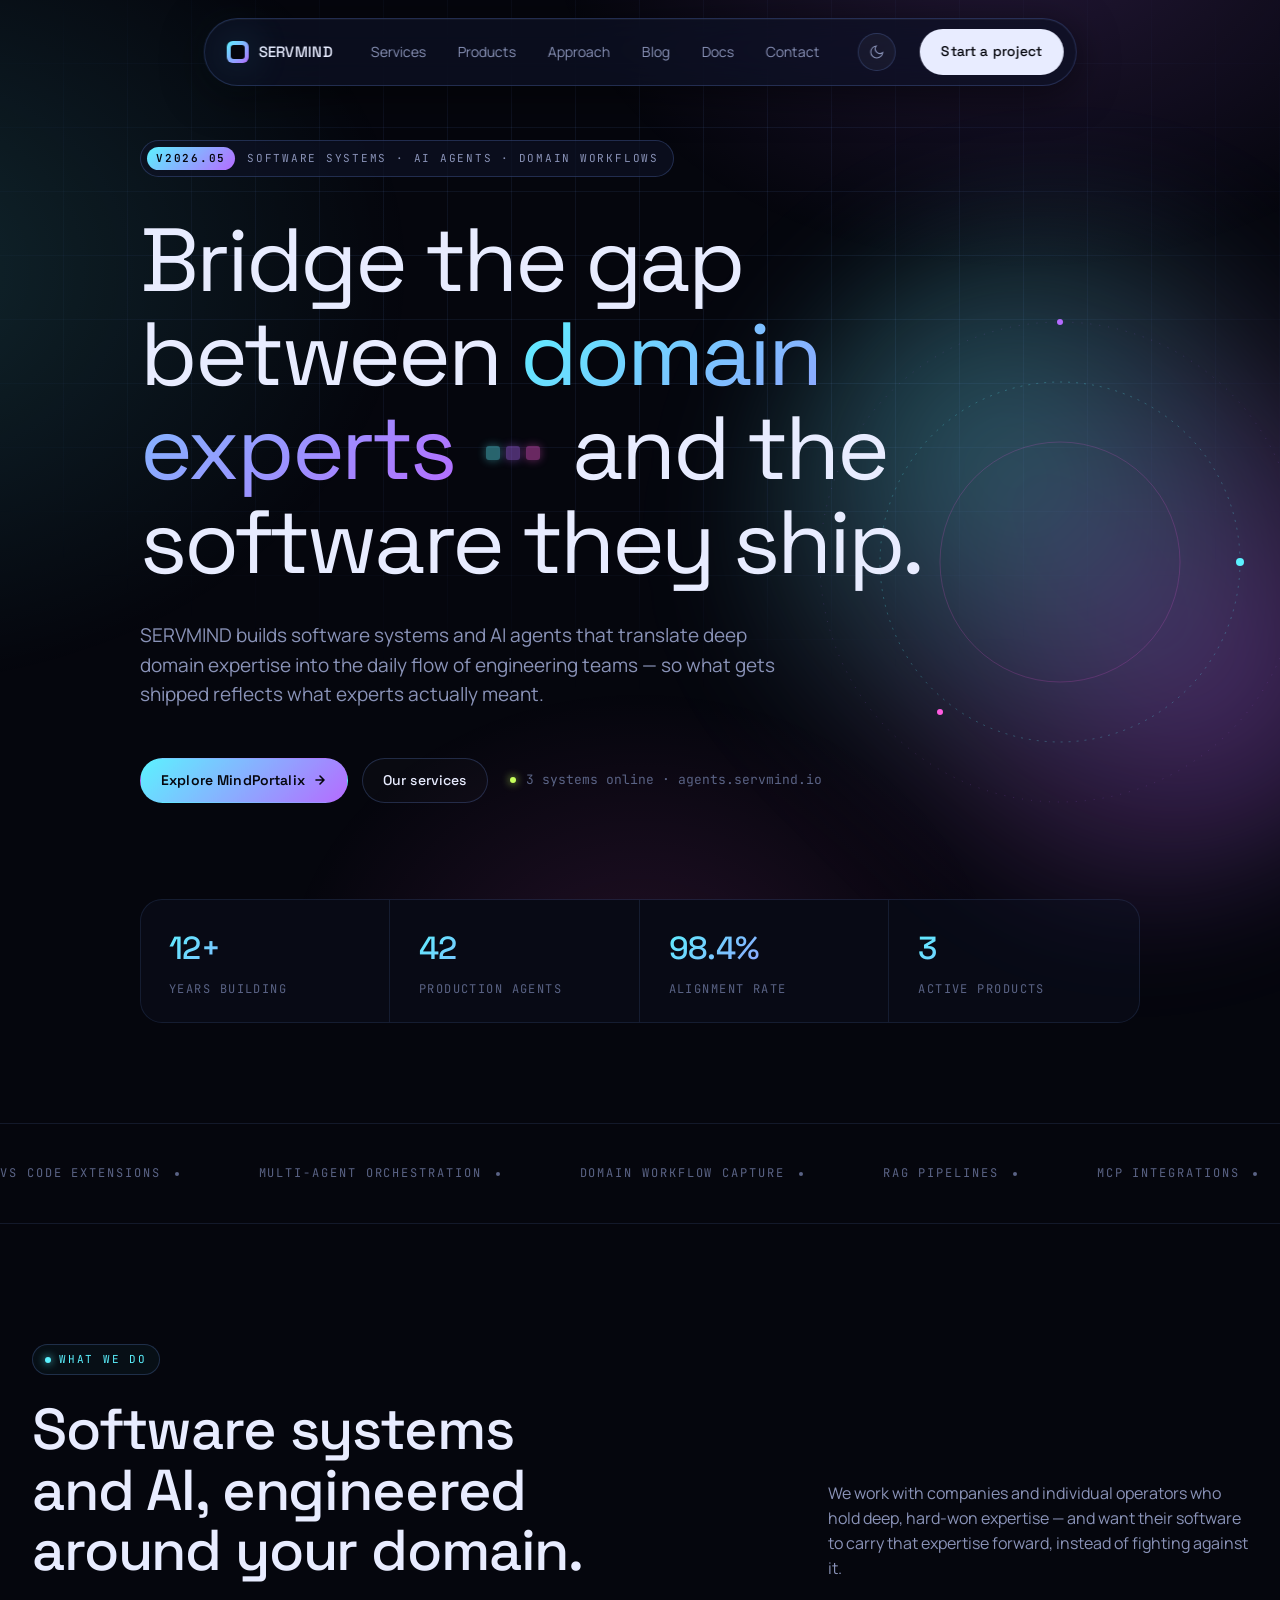
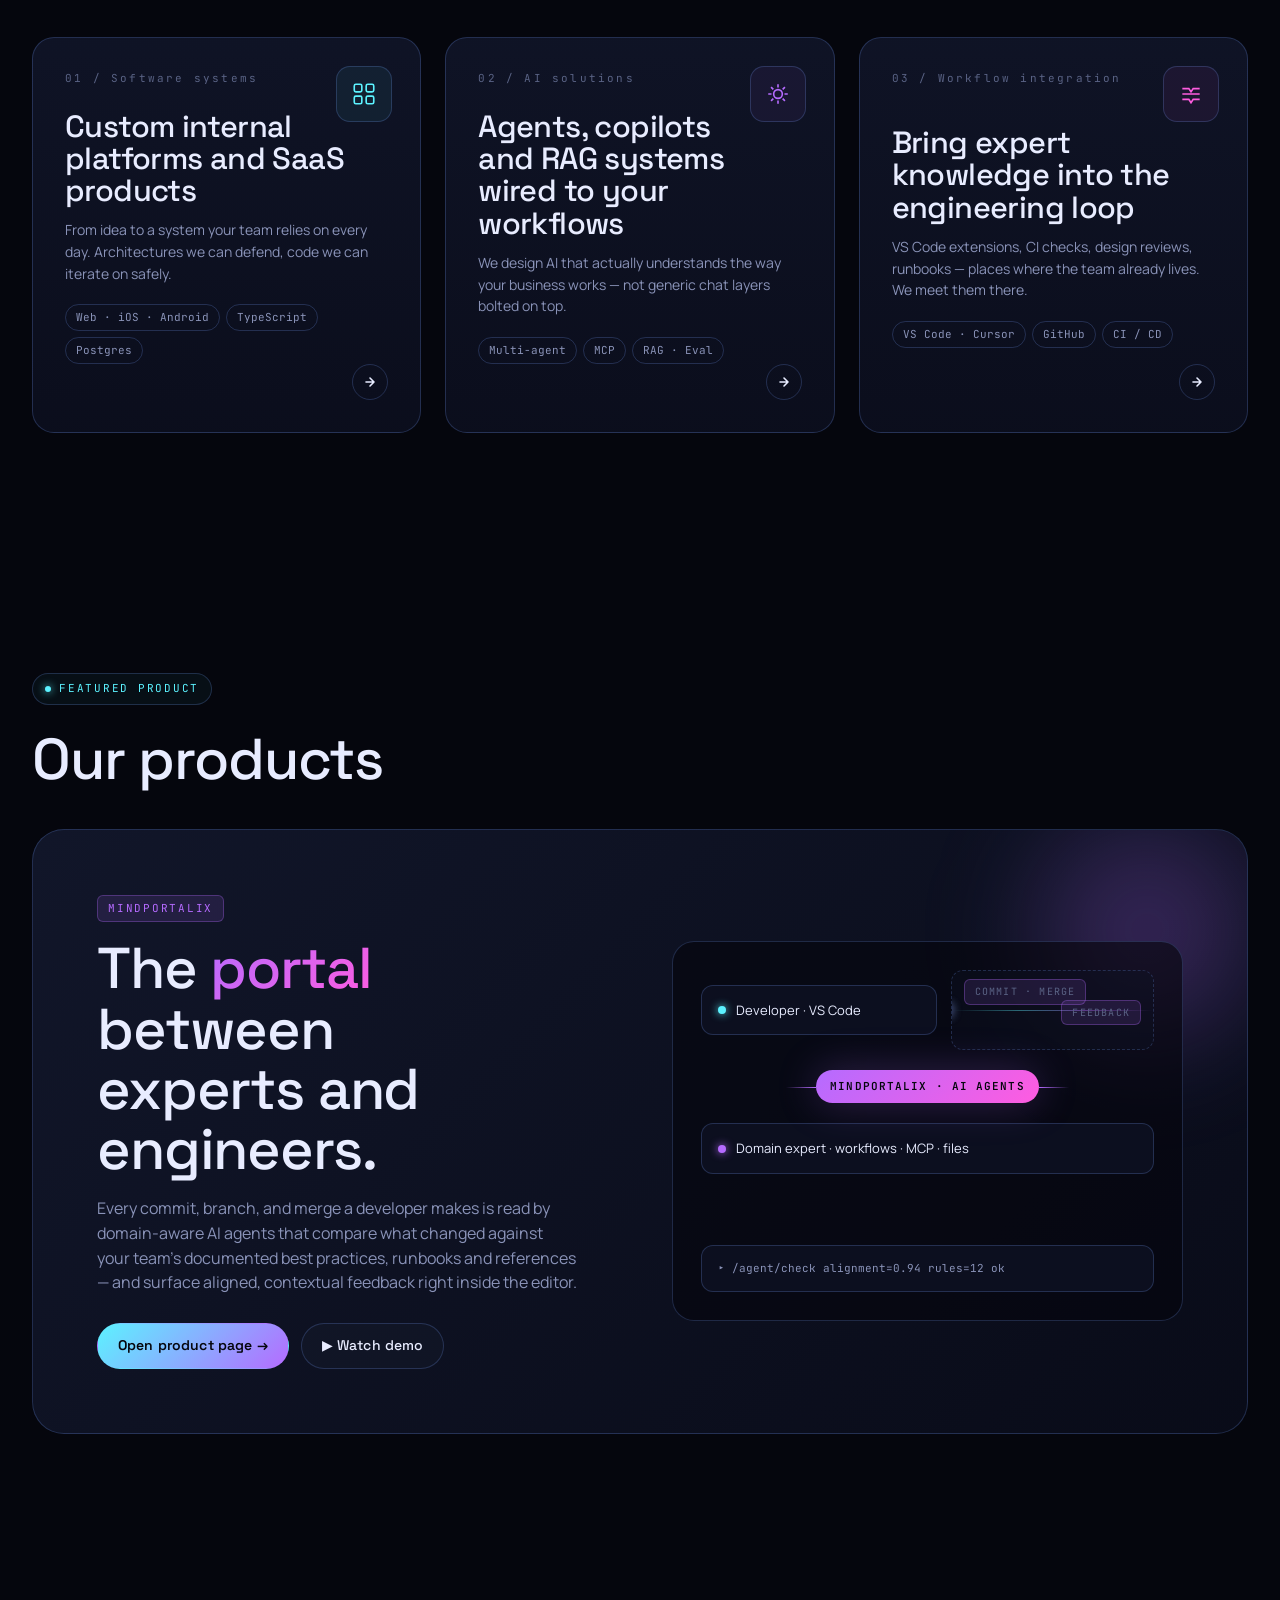
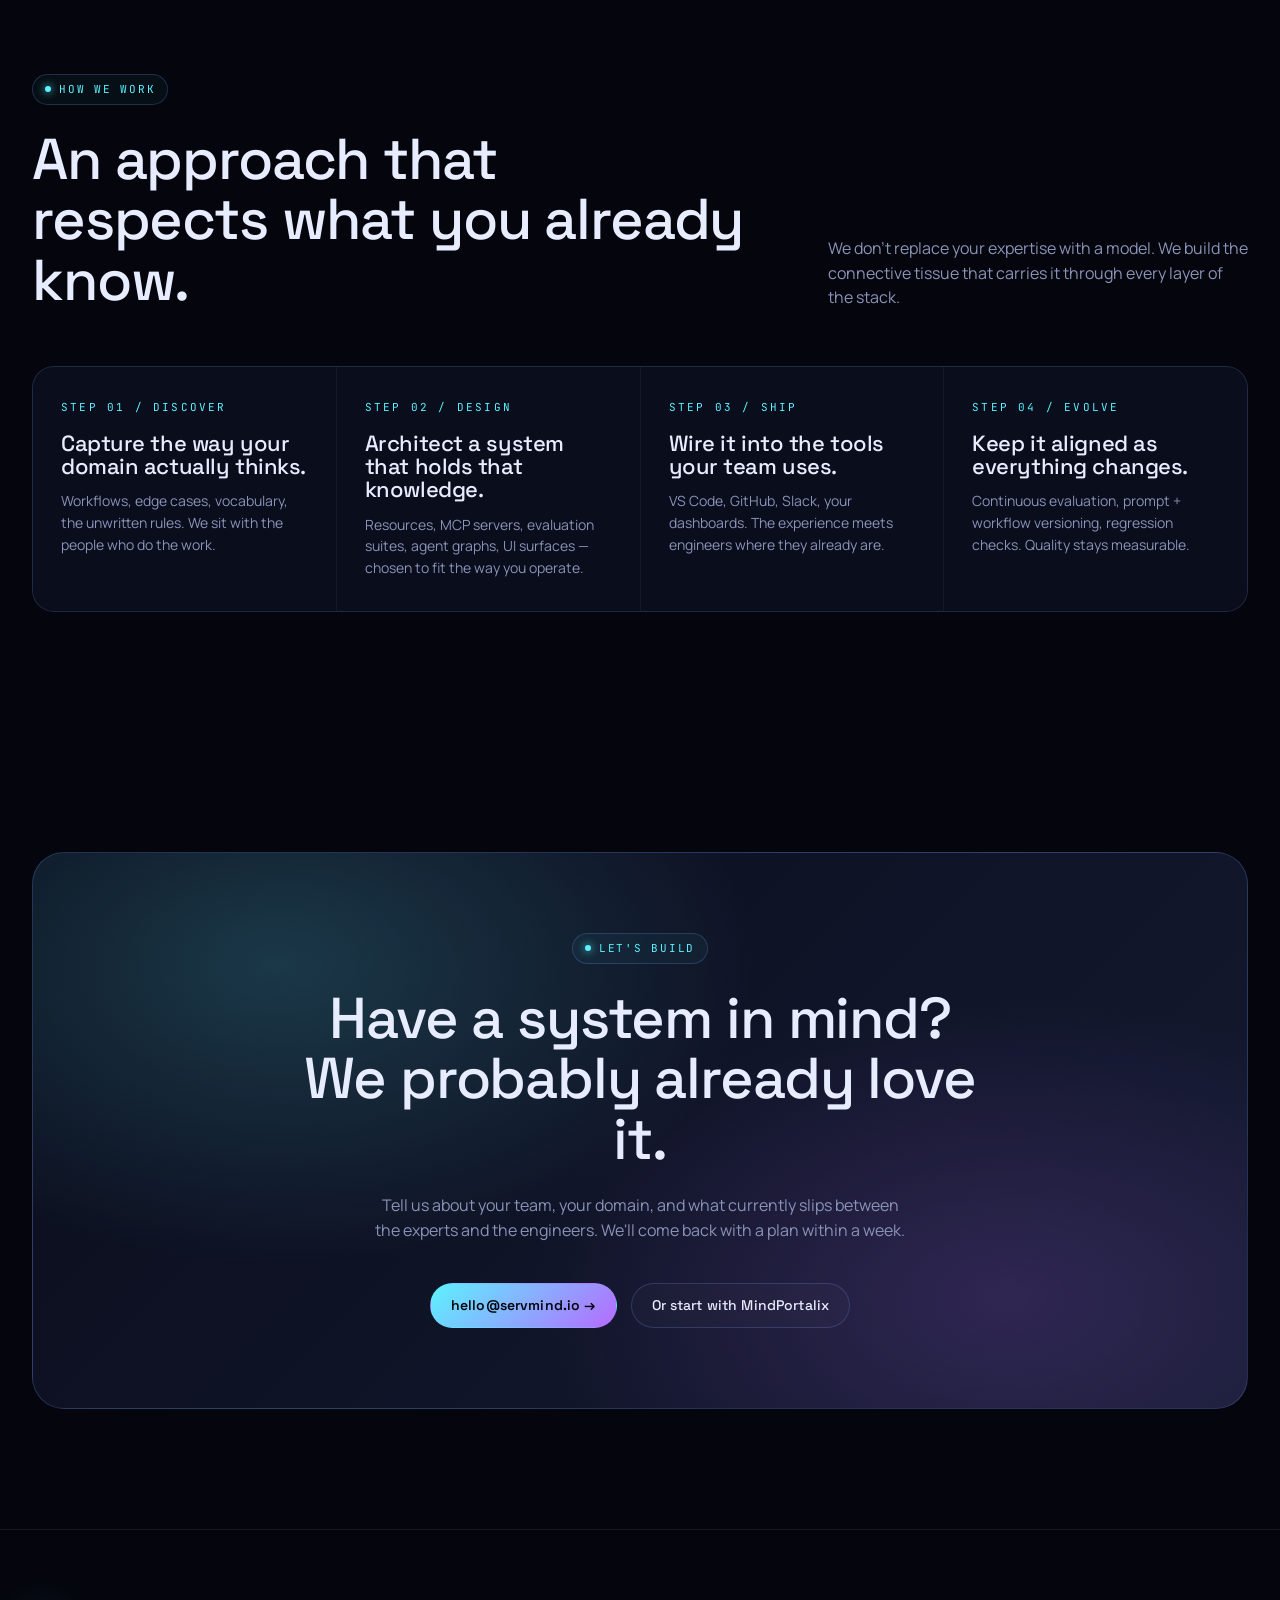
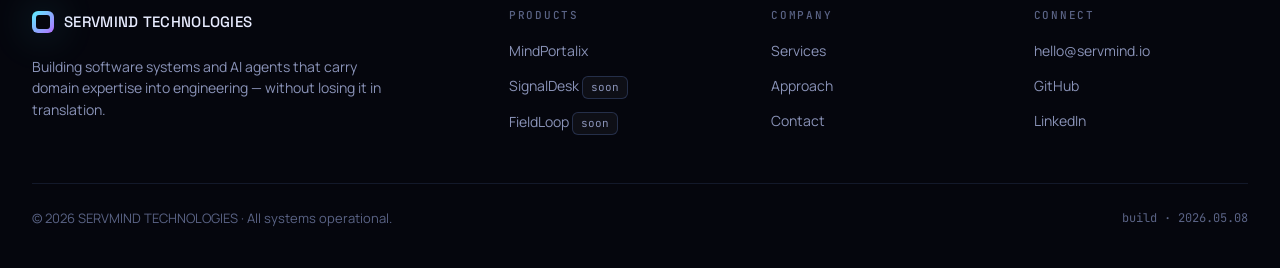
<file: index.html>
<!DOCTYPE html>
<html lang="en">
<head>
<meta charset="UTF-8">
<meta name="viewport" content="width=device-width, initial-scale=1.0">
<title>SERVMIND Technologies — Software Systems & AI Solutions</title>
<link rel="preconnect" href="https://fonts.googleapis.com">
<link rel="preconnect" href="https://fonts.gstatic.com" crossorigin>
<link href="https://fonts.googleapis.com/css2?family=Space+Grotesk:wght@400;500;600&family=Manrope:wght@300;400;500;600&family=JetBrains+Mono:wght@400;500&display=swap" rel="stylesheet">
<link rel="stylesheet" href="styles.css">
<style>
  
/* ===== Home page specific ===== */
.hero {
  min-height: 100vh;
  padding: 140px 0 100px;
  display: flex;
  flex-direction: column;
  justify-content: center;
  position: relative;
}

.hero-orb {
  position: absolute;
  top: 50%;
  right: -180px;
  transform: translateY(-50%);
  width: 720px;
  height: 720px;
  border-radius: 50%;
  background:
    radial-gradient(circle at 35% 35%, rgba(92,242,255,0.6), transparent 50%),
    radial-gradient(circle at 65% 65%, rgba(181,107,255,0.6), transparent 50%),
    radial-gradient(circle at 50% 50%, rgba(255,92,224,0.3), transparent 70%);
  filter: blur(60px);
  opacity: 0.55;
  pointer-events: none;
  animation: drift 18s ease-in-out infinite;
}
@keyframes drift {
  0%, 100% { transform: translateY(-50%) translateX(0) scale(1); }
  50% { transform: translateY(-48%) translateX(-30px) scale(1.05); }
}

.hero-orb-ring {
  position: absolute;
  top: 50%;
  right: -50px;
  transform: translateY(-50%);
  width: 540px;
  height: 540px;
  pointer-events: none;
}
.hero-orb-ring svg { width: 100%; height: 100%; animation: spin 60s linear infinite; }
@keyframes spin { to { transform: rotate(360deg); } }

.hero-eyebrow {
  display: inline-flex;
  align-items: center;
  gap: 12px;
  padding: 6px 14px 6px 6px;
  background: rgba(14, 18, 36, 0.7);
  border: 1px solid var(--line-2);
  border-radius: 999px;
  font-family: 'JetBrains Mono', monospace;
  font-size: 11px;
  letter-spacing: 0.16em;
  text-transform: uppercase;
  color: var(--fg-dim);
  margin-bottom: 36px;
}
.hero-eyebrow .badge {
  display: inline-flex;
  align-items: center;
  padding: 3px 9px;
  border-radius: 999px;
  background: var(--grad-1);
  color: #05060d;
  font-weight: 600;
}

.hero h1 { max-width: 1000px; }
.hero h1 .grad {
  background: var(--grad-1);
  -webkit-background-clip: text;
  background-clip: text;
  color: transparent;
}
.hero h1 .glyph-cluster {
  display: inline-flex;
  gap: 6px;
  vertical-align: middle;
  margin: 0 12px;
  transform: translateY(-4px);
}
.hero h1 .glyph-cluster span {
  width: 14px; height: 14px;
  border-radius: 3px;
  background: var(--cyan);
  box-shadow: 0 0 10px var(--cyan);
  opacity: 0.4;
  animation: blink 1.4s ease-in-out infinite;
}
.hero h1 .glyph-cluster span:nth-child(2) { animation-delay: 0.2s; background: var(--violet); box-shadow: 0 0 10px var(--violet); }
.hero h1 .glyph-cluster span:nth-child(3) { animation-delay: 0.4s; background: var(--magenta); box-shadow: 0 0 10px var(--magenta); }
@keyframes blink { 0%,100% { opacity: 0.3 } 50% { opacity: 1 } }

.hero-sub {
  margin-top: 32px;
  font-size: 19px;
  line-height: 1.55;
  color: var(--fg-dim);
  max-width: 640px;
}

.hero-cta {
  margin-top: 48px;
  display: flex;
  gap: 14px;
  align-items: center;
  flex-wrap: wrap;
}
.hero-cta .signal {
  display: flex;
  align-items: center;
  gap: 10px;
  margin-left: 8px;
  color: var(--fg-mute);
  font-size: 13px;
  font-family: 'JetBrains Mono', monospace;
}
.hero-cta .signal .dot { width: 6px; height: 6px; border-radius: 50%; background: var(--lime); box-shadow: 0 0 8px var(--lime); animation: pulse 2s infinite; }

.hero-stats {
  display: grid;
  grid-template-columns: repeat(4, 1fr);
  gap: 1px;
  margin-top: 96px;
  background: var(--line);
  border: 1px solid var(--line);
  border-radius: var(--r-lg);
  overflow: hidden;
  background: rgba(14, 18, 36, 0.4);
}
.hero-stat {
  padding: 24px 28px;
  border-right: 1px solid var(--line);
}
.hero-stat:last-child { border-right: none; }
.hero-stat .v {
  font-family: 'Space Grotesk', sans-serif;
  font-size: 32px;
  font-weight: 500;
  letter-spacing: -0.02em;
  background: var(--grad-1);
  -webkit-background-clip: text;
  background-clip: text;
  color: transparent;
}
.hero-stat .l { font-size: 12px; color: var(--fg-mute); margin-top: 6px; font-family: 'JetBrains Mono', monospace; text-transform: uppercase; letter-spacing: 0.12em; }

/* ===== Marquee ===== */
.marquee {
  padding: 40px 0;
  border-top: 1px solid var(--line);
  border-bottom: 1px solid var(--line);
  overflow: hidden;
  position: relative;
  z-index: 1;
}
.marquee-track {
  display: flex;
  gap: 80px;
  width: max-content;
  animation: scroll 40s linear infinite;
  align-items: center;
}
@keyframes scroll { to { transform: translateX(-50%); } }
.marquee-item {
  display: flex;
  align-items: center;
  gap: 14px;
  font-family: 'JetBrains Mono', monospace;
  font-size: 12px;
  color: var(--fg-mute);
  text-transform: uppercase;
  letter-spacing: 0.16em;
  white-space: nowrap;
}
.marquee-item::after {
  content: "";
  width: 4px; height: 4px;
  border-radius: 50%;
  background: var(--fg-mute);
}

/* ===== Services ===== */
.services-head {
  display: flex;
  justify-content: space-between;
  align-items: end;
  gap: 40px;
  margin-bottom: 56px;
}
.services-head p { color: var(--fg-dim); max-width: 420px; }

.services-grid {
  display: grid;
  grid-template-columns: repeat(3, 1fr);
  gap: 24px;
}

.service {
  position: relative;
  padding: 32px;
  background: linear-gradient(180deg, rgba(20,26,49,0.7) 0%, rgba(14,18,36,0.7) 100%);
  border: 1px solid var(--line-2);
  border-radius: var(--r-lg);
  overflow: hidden;
  cursor: pointer;
  transition: all 0.3s cubic-bezier(0.2, 0.8, 0.2, 1);
  min-height: 360px;
  display: flex;
  flex-direction: column;
  justify-content: space-between;
}
.service:hover {
  transform: translateY(-4px);
  border-color: var(--cyan);
  box-shadow: var(--shadow-cyan);
}
.service .num {
  font-family: 'JetBrains Mono', monospace;
  font-size: 11px;
  color: var(--fg-mute);
  letter-spacing: 0.2em;
}
.service h3 { margin-top: 24px; max-width: 280px; }
.service p { color: var(--fg-dim); font-size: 14px; margin-top: 12px; }
.service .icon {
  position: absolute;
  top: 28px;
  right: 28px;
  width: 56px;
  height: 56px;
  border-radius: 14px;
  background: rgba(92,242,255,0.06);
  border: 1px solid var(--line-2);
  display: grid;
  place-items: center;
  transition: all 0.3s;
}
.service:hover .icon { background: rgba(92,242,255,0.12); border-color: var(--cyan); }
.service .icon svg { width: 26px; height: 26px; stroke: var(--cyan); fill: none; stroke-width: 1.5; }
.service.violet .icon svg { stroke: var(--violet); }
.service.violet:hover { border-color: var(--violet); box-shadow: var(--shadow-violet); }
.service.violet .icon { background: rgba(181,107,255,0.06); }
.service.violet:hover .icon { background: rgba(181,107,255,0.12); border-color: var(--violet); }
.service.magenta .icon svg { stroke: var(--magenta); }
.service.magenta:hover { border-color: var(--magenta); box-shadow: 0 0 40px rgba(255,92,224,0.25); }
.service.magenta .icon { background: rgba(255,92,224,0.06); }
.service.magenta:hover .icon { background: rgba(255,92,224,0.12); border-color: var(--magenta); }

.service .tags { display: flex; gap: 6px; flex-wrap: wrap; margin-top: 20px; }
.service .tags span {
  padding: 4px 10px;
  font-size: 11px;
  font-family: 'JetBrains Mono', monospace;
  color: var(--fg-dim);
  border: 1px solid var(--line-2);
  border-radius: 999px;
}

.service .arrow {
  align-self: flex-end;
  width: 36px;
  height: 36px;
  border-radius: 50%;
  border: 1px solid var(--line-2);
  display: grid;
  place-items: center;
  transition: all 0.3s;
}
.service:hover .arrow { background: var(--fg); color: var(--bg); transform: rotate(-45deg); }

/* ===== Featured product (MindPortalix) ===== */
.feature-product {
  display: grid;
  grid-template-columns: 1fr 1fr;
  gap: 64px;
  align-items: center;
  padding: 64px;
  background: linear-gradient(135deg, rgba(20,26,49,0.8), rgba(10,13,28,0.8));
  border: 1px solid var(--line-2);
  border-radius: var(--r-xl);
  position: relative;
  overflow: hidden;
}
.feature-product::before {
  content: "";
  position: absolute;
  top: -100px; right: -100px;
  width: 400px; height: 400px;
  background: radial-gradient(circle, rgba(181,107,255,0.3), transparent 60%);
  filter: blur(40px);
  pointer-events: none;
}
.feature-product .label {
  display: inline-block;
  padding: 4px 10px;
  background: rgba(181,107,255,0.12);
  border: 1px solid rgba(181,107,255,0.3);
  border-radius: 6px;
  color: var(--violet);
  font-family: 'JetBrains Mono', monospace;
  font-size: 11px;
  letter-spacing: 0.16em;
  text-transform: uppercase;
  margin-bottom: 16px;
}
.feature-product h2 { margin-bottom: 16px; }
.feature-product h2 .grad { background: var(--grad-2); -webkit-background-clip: text; background-clip: text; color: transparent; }
.feature-product p { color: var(--fg-dim); margin-bottom: 28px; max-width: 480px; }

.feature-product-vis {
  position: relative;
  height: 380px;
  background: rgba(5, 6, 13, 0.6);
  border: 1px solid var(--line-2);
  border-radius: var(--r-lg);
  overflow: hidden;
}

/* The animated "bridge" diagram */
.bridge {
  position: absolute;
  inset: 0;
  padding: 28px;
  display: flex;
  flex-direction: column;
  gap: 20px;
}
.bridge-row {
  display: flex;
  align-items: center;
  gap: 14px;
}
.bridge-node {
  flex: 1;
  padding: 14px 16px;
  border: 1px solid var(--line-2);
  border-radius: 12px;
  background: rgba(14,18,36,0.8);
  display: flex;
  align-items: center;
  gap: 10px;
  font-size: 13px;
}
.bridge-node .nd {
  width: 8px; height: 8px; border-radius: 50%;
  background: var(--cyan); box-shadow: 0 0 8px var(--cyan);
}
.bridge-node.violet .nd { background: var(--violet); box-shadow: 0 0 8px var(--violet); }
.bridge-node.dim { color: var(--fg-dim); font-family: 'JetBrains Mono', monospace; font-size: 11px; }

.bridge-mid {
  flex: 0 0 auto;
  padding: 8px 14px;
  border-radius: 999px;
  background: var(--grad-2);
  color: #05060d;
  font-family: 'JetBrains Mono', monospace;
  font-size: 11px;
  font-weight: 600;
  letter-spacing: 0.1em;
  text-transform: uppercase;
  white-space: nowrap;
  box-shadow: var(--shadow-violet);
  position: relative;
}
.bridge-mid::before, .bridge-mid::after {
  content: "";
  position: absolute;
  top: 50%;
  width: 30px;
  height: 1px;
  background: linear-gradient(90deg, transparent, var(--violet));
}
.bridge-mid::before { right: 100%; }
.bridge-mid::after { left: 100%; background: linear-gradient(90deg, var(--violet), transparent); }

.bridge-flow {
  flex: 1;
  position: relative;
  height: 80px;
  border: 1px dashed var(--line-2);
  border-radius: 12px;
  background: rgba(14,18,36,0.4);
  overflow: hidden;
}
.bridge-flow .pulse {
  position: absolute;
  top: 50%; left: -10px;
  transform: translateY(-50%);
  width: 8px; height: 8px;
  border-radius: 50%;
  background: var(--cyan);
  box-shadow: 0 0 12px var(--cyan);
  animation: travel 2.5s linear infinite;
}
.bridge-flow .pulse.v { background: var(--violet); box-shadow: 0 0 12px var(--violet); animation-delay: 1.25s; }
@keyframes travel { 0% { left: -10px; opacity: 0; } 10% { opacity: 1; } 90% { opacity: 1; } 100% { left: calc(100% + 10px); opacity: 0; } }

.bridge-flow .axis {
  position: absolute;
  top: 50%; left: 0; right: 0;
  height: 1px;
  background: linear-gradient(90deg, transparent, var(--cyan), var(--violet), transparent);
  opacity: 0.4;
}
.bridge-flow .label {
  position: absolute;
  top: 8px; left: 12px;
  font-family: 'JetBrains Mono', monospace;
  font-size: 10px;
  color: var(--fg-mute);
  letter-spacing: 0.12em;
  text-transform: uppercase;
}
.bridge-flow .label.right { left: auto; right: 12px; bottom: 8px; top: auto; }

/* ===== Approach (process) ===== */
.approach-grid {
  display: grid;
  grid-template-columns: repeat(4, 1fr);
  gap: 1px;
  background: var(--line);
  border: 1px solid var(--line);
  border-radius: var(--r-lg);
  overflow: hidden;
}
.approach-cell {
  background: var(--bg-2);
  padding: 32px 28px;
  min-height: 220px;
  position: relative;
  transition: background 0.3s;
}
.approach-cell:hover { background: rgba(20,26,49,0.9); }
.approach-cell .step {
  font-family: 'JetBrains Mono', monospace;
  font-size: 11px;
  color: var(--cyan);
  letter-spacing: 0.2em;
  margin-bottom: 16px;
}
.approach-cell h3 { font-size: 22px; margin-bottom: 12px; }
.approach-cell p { color: var(--fg-dim); font-size: 14px; }

/* ===== Big CTA ===== */
.bigcta {
  padding: 80px;
  border-radius: var(--r-xl);
  background:
    radial-gradient(800px 500px at 20% 20%, rgba(92,242,255,0.18), transparent 60%),
    radial-gradient(800px 500px at 80% 80%, rgba(181,107,255,0.18), transparent 60%),
    linear-gradient(135deg, #0a0d1c, #141a31);
  border: 1px solid var(--line-2);
  text-align: center;
  position: relative;
  overflow: hidden;
}
.bigcta h2 { max-width: 720px; margin: 0 auto 24px; }
.bigcta p { color: var(--fg-dim); max-width: 540px; margin: 0 auto 40px; }
.bigcta .cta-row { display: flex; gap: 14px; justify-content: center; flex-wrap: wrap; }

@media (max-width: 980px) {
  .hero-stats { grid-template-columns: repeat(2, 1fr); }
  .hero-stat:nth-child(2) { border-right: none; }
  .services-grid { grid-template-columns: 1fr; }
  .feature-product { grid-template-columns: 1fr; padding: 32px; }
  .approach-grid { grid-template-columns: 1fr 1fr; }
  .bigcta { padding: 48px 24px; }
}
</style>
</head>
<body>

<!-- ============ NAV ============ -->
<nav class="nav">
  <a href="index.html" class="nav-logo">
    <span class="glyph"></span>
    <span>SERVMIND</span>
  </a>
  <div class="nav-links">
    <a href="#services">Services</a>
    <a href="#products">Products</a>
    <a href="#approach">Approach</a>
    <a href="blog.html">Blog</a>
    <a href="docs/index.html">Docs</a>
    <a href="#contact">Contact</a>
  </div>
  <button class="theme-toggle" aria-label="Toggle theme" title="Toggle theme">
    <svg class="moon" viewBox="0 0 24 24"><path d="M21 12.8A9 9 0 1 1 11.2 3a7 7 0 0 0 9.8 9.8z"/></svg>
    <svg class="sun" viewBox="0 0 24 24"><circle cx="12" cy="12" r="4"/><path d="M12 2v2M12 20v2M2 12h2M20 12h2M5 5l1.5 1.5M17.5 17.5L19 19M5 19l1.5-1.5M17.5 6.5L19 5"/></svg>
  </button>
  <a href="#contact" class="btn btn-primary">Start a project</a>
</nav>
<script src="theme.js"></script>

<!-- ============ HERO ============ -->
<section class="hero" data-screen-label="01 Hero">
  <div class="hero-orb"></div>
  <div class="hero-orb-ring">
    <svg viewBox="0 0 540 540">
      <circle cx="270" cy="270" r="180" fill="none" stroke="rgba(92,242,255,0.25)" stroke-dasharray="2 6"/>
      <circle cx="270" cy="270" r="240" fill="none" stroke="rgba(181,107,255,0.18)" stroke-dasharray="1 8"/>
      <circle cx="270" cy="270" r="120" fill="none" stroke="rgba(255,92,224,0.18)"/>
      <circle cx="450" cy="270" r="4" fill="#5cf2ff"/>
      <circle cx="270" cy="30" r="3" fill="#b56bff"/>
      <circle cx="150" cy="420" r="3" fill="#ff5ce0"/>
    </svg>
  </div>

  <div class="container">
    <div class="hero-eyebrow fade-in">
      <span class="badge">v2026.05</span>
      <span>Software systems · AI agents · Domain workflows</span>
    </div>

    <h1 class="fade-in">
      Bridge the gap<br>
      between <span class="grad">domain experts</span>
      <span class="glyph-cluster"><span></span><span></span><span></span></span>
      and the<br>
      software they ship.
    </h1>

    <p class="hero-sub fade-in">
      SERVMIND builds software systems and AI agents that translate deep domain
      expertise into the daily flow of engineering teams — so what gets shipped
      reflects what experts actually meant.
    </p>

    <div class="hero-cta fade-in">
      <!-- <a href="mindportalix.html" class="btn btn-grad"> -->
      <a href="https://mindportalix.srvmind.com" class="btn btn-grad">
      Explore MindPortalix
        <svg width="14" height="14" viewBox="0 0 14 14" fill="none"><path d="M3 7h8M7 3l4 4-4 4" stroke="currentColor" stroke-width="1.6" stroke-linecap="round" stroke-linejoin="round"/></svg>
      </a>
      <a href="#services" class="btn btn-ghost">Our services</a>
      <span class="signal"><span class="dot"></span> 3 systems online · agents.servmind.io</span>
    </div>

    <div class="hero-stats fade-in">
      <div class="hero-stat"><div class="v">12+</div><div class="l">Years building</div></div>
      <div class="hero-stat"><div class="v">42</div><div class="l">Production agents</div></div>
      <div class="hero-stat"><div class="v">98.4%</div><div class="l">Alignment rate</div></div>
      <div class="hero-stat"><div class="v">3</div><div class="l">Active products</div></div>
    </div>
  </div>
</section>

<!-- ============ Marquee ============ -->
<div class="marquee">
  <div class="marquee-track">
    <div class="marquee-item">VS Code Extensions</div>
    <div class="marquee-item">Multi-agent orchestration</div>
    <div class="marquee-item">Domain workflow capture</div>
    <div class="marquee-item">RAG pipelines</div>
    <div class="marquee-item">MCP integrations</div>
    <div class="marquee-item">Custom LLM tooling</div>
    <div class="marquee-item">Internal platforms</div>
    <div class="marquee-item">Data systems</div>
    <!-- duplicate -->
    <div class="marquee-item">VS Code Extensions</div>
    <div class="marquee-item">Multi-agent orchestration</div>
    <div class="marquee-item">Domain workflow capture</div>
    <div class="marquee-item">RAG pipelines</div>
    <div class="marquee-item">MCP integrations</div>
    <div class="marquee-item">Custom LLM tooling</div>
    <div class="marquee-item">Internal platforms</div>
    <div class="marquee-item">Data systems</div>
  </div>
</div>

<!-- ============ Services ============ -->
<section id="services" data-screen-label="02 Services">
  <div class="container">
    <div class="services-head fade-in">
      <div>
        <span class="section-tag"><span class="dot"></span> What we do</span>
        <h2>Software systems<br>and AI, engineered<br>around your domain.</h2>
      </div>
      <p>We work with companies and individual operators who hold deep, hard-won expertise — and want their software to carry that expertise forward, instead of fighting against it.</p>
    </div>

    <div class="services-grid">
      <div class="service fade-in">
        <div class="num">01 / Software systems</div>
        <div class="icon">
          <svg viewBox="0 0 24 24"><rect x="3" y="3" width="7" height="7" rx="1.5"/><rect x="14" y="3" width="7" height="7" rx="1.5"/><rect x="3" y="14" width="7" height="7" rx="1.5"/><rect x="14" y="14" width="7" height="7" rx="1.5"/></svg>
        </div>
        <div>
          <h3>Custom internal platforms and SaaS products</h3>
          <p>From idea to a system your team relies on every day. Architectures we can defend, code we can iterate on safely.</p>
          <div class="tags"><span>Web · iOS · Android</span><span>TypeScript</span><span>Postgres</span></div>
        </div>
        <div class="arrow">
          <svg width="14" height="14" viewBox="0 0 14 14" fill="none"><path d="M3 7h8M7 3l4 4-4 4" stroke="currentColor" stroke-width="1.6" stroke-linecap="round" stroke-linejoin="round"/></svg>
        </div>
      </div>

      <div class="service violet fade-in">
        <div class="num">02 / AI solutions</div>
        <div class="icon">
          <svg viewBox="0 0 24 24"><path d="M12 3v3M12 18v3M3 12h3M18 12h3M5.6 5.6l2.1 2.1M16.3 16.3l2.1 2.1M5.6 18.4l2.1-2.1M16.3 7.7l2.1-2.1"/><circle cx="12" cy="12" r="4"/></svg>
        </div>
        <div>
          <h3>Agents, copilots and RAG systems wired to your workflows</h3>
          <p>We design AI that actually understands the way your business works — not generic chat layers bolted on top.</p>
          <div class="tags"><span>Multi-agent</span><span>MCP</span><span>RAG · Eval</span></div>
        </div>
        <div class="arrow">
          <svg width="14" height="14" viewBox="0 0 14 14" fill="none"><path d="M3 7h8M7 3l4 4-4 4" stroke="currentColor" stroke-width="1.6" stroke-linecap="round" stroke-linejoin="round"/></svg>
        </div>
      </div>

      <div class="service magenta fade-in">
        <div class="num">03 / Workflow integration</div>
        <div class="icon">
          <svg viewBox="0 0 24 24"><path d="M4 7h6l2 3 2-3h6M4 12h16M4 17h6l2 3 2-3h6"/></svg>
        </div>
        <div>
          <h3>Bring expert knowledge into the engineering loop</h3>
          <p>VS Code extensions, CI checks, design reviews, runbooks — places where the team already lives. We meet them there.</p>
          <div class="tags"><span>VS Code · Cursor</span><span>GitHub</span><span>CI / CD</span></div>
        </div>
        <div class="arrow">
          <svg width="14" height="14" viewBox="0 0 14 14" fill="none"><path d="M3 7h8M7 3l4 4-4 4" stroke="currentColor" stroke-width="1.6" stroke-linecap="round" stroke-linejoin="round"/></svg>
        </div>
      </div>
    </div>
  </div>
</section>

<!-- ============ Featured product ============ -->
<section id="products" data-screen-label="03 Products">
  <div class="container">
    <div class="fade-in" style="margin-bottom:40px;">
      <span class="section-tag"><span class="dot"></span> Featured product</span>
      <h2>Our products</h2>
    </div>

    <div class="feature-product fade-in">
      <div>
        <span class="label">MindPortalix</span>
        <h2>The <span class="grad">portal</span> between<br>experts and engineers.</h2>
        <p>Every commit, branch, and merge a developer makes is read by domain-aware AI agents that compare what changed against your team's documented best practices, runbooks and references — and surface aligned, contextual feedback right inside the editor.</p>
        <div style="display:flex;gap:12px;flex-wrap:wrap;">
          <a href="mindportalix.html" class="btn btn-grad">Open product page →</a>
          <a href="mindportalix.html#video" class="btn btn-ghost">▶ Watch demo</a>
        </div>
      </div>

      <div class="feature-product-vis">
        <div class="bridge">
          <div class="bridge-row">
            <div class="bridge-node"><span class="nd"></span> Developer · VS Code</div>
            <div class="bridge-flow">
              <div class="label">commit · merge</div>
              <div class="axis"></div>
              <div class="pulse"></div>
              <div class="label right">feedback</div>
              <div class="pulse v" style="top:auto;bottom:50%;transform:translateY(50%);"></div>
            </div>
          </div>
          <div class="bridge-row" style="justify-content:center;">
            <div class="bridge-mid">MindPortalix · AI Agents</div>
          </div>
          <div class="bridge-row">
            <div class="bridge-node violet"><span class="nd"></span> Domain expert · workflows · MCP · files</div>
          </div>
          <div class="bridge-row" style="margin-top:auto;">
            <div class="bridge-node dim">▸ /agent/check  alignment=0.94  rules=12  ok</div>
          </div>
        </div>
      </div>
    </div>
  </div>
</section>

<!-- ============ Approach ============ -->
<section id="approach" data-screen-label="04 Approach">
  <div class="container">
    <div class="services-head fade-in">
      <div>
        <span class="section-tag"><span class="dot"></span> How we work</span>
        <h2>An approach that<br>respects what you already know.</h2>
      </div>
      <p>We don't replace your expertise with a model. We build the connective tissue that carries it through every layer of the stack.</p>
    </div>

    <div class="approach-grid fade-in">
      <div class="approach-cell">
        <div class="step">STEP 01 / DISCOVER</div>
        <h3>Capture the way your domain actually thinks.</h3>
        <p>Workflows, edge cases, vocabulary, the unwritten rules. We sit with the people who do the work.</p>
      </div>
      <div class="approach-cell">
        <div class="step">STEP 02 / DESIGN</div>
        <h3>Architect a system that holds that knowledge.</h3>
        <p>Resources, MCP servers, evaluation suites, agent graphs, UI surfaces — chosen to fit the way you operate.</p>
      </div>
      <div class="approach-cell">
        <div class="step">STEP 03 / SHIP</div>
        <h3>Wire it into the tools your team uses.</h3>
        <p>VS Code, GitHub, Slack, your dashboards. The experience meets engineers where they already are.</p>
      </div>
      <div class="approach-cell">
        <div class="step">STEP 04 / EVOLVE</div>
        <h3>Keep it aligned as everything changes.</h3>
        <p>Continuous evaluation, prompt + workflow versioning, regression checks. Quality stays measurable.</p>
      </div>
    </div>
  </div>
</section>

<!-- ============ Big CTA ============ -->
<section id="contact" data-screen-label="05 Contact">
  <div class="container">
    <div class="bigcta fade-in">
      <span class="section-tag"><span class="dot"></span> Let's build</span>
      <h2>Have a system in mind?<br>We probably already love it.</h2>
      <p>Tell us about your team, your domain, and what currently slips between the experts and the engineers. We'll come back with a plan within a week.</p>
      <div class="cta-row">
        <a href="mailto:hello@servmind.io" class="btn btn-grad">hello@servmind.io →</a>
        <a href="mindportalix.html" class="btn btn-ghost">Or start with MindPortalix</a>
      </div>
    </div>
  </div>
</section>

<!-- ============ Footer ============ -->
<footer class="footer">
  <div class="container">
    <div class="footer-grid">
      <div>
        <a href="index.html" class="nav-logo" style="margin-bottom:14px;display:inline-flex;">
          <span class="glyph"></span>
          <span>SERVMIND TECHNOLOGIES</span>
        </a>
        <p style="color:var(--fg-dim); max-width:360px; margin-top:8px; font-size:14px;">
          Building software systems and AI agents that carry domain expertise into engineering — without losing it in translation.
        </p>
      </div>
      <div>
        <h4>Products</h4>
        <ul>
          <li><a href="mindportalix.html">MindPortalix</a></li>
          <li><a href="#">SignalDesk <span class="kbd">soon</span></a></li>
          <li><a href="#">FieldLoop <span class="kbd">soon</span></a></li>
        </ul>
      </div>
      <div>
        <h4>Company</h4>
        <ul>
          <li><a href="#services">Services</a></li>
          <li><a href="#approach">Approach</a></li>
          <li><a href="#contact">Contact</a></li>
        </ul>
      </div>
      <div>
        <h4>Connect</h4>
        <ul>
          <li><a href="mailto:hello@servmind.io">hello@servmind.io</a></li>
          <li><a href="#">GitHub</a></li>
          <li><a href="#">LinkedIn</a></li>
        </ul>
      </div>
    </div>
    <div class="footer-base">
      <span>© 2026 SERVMIND TECHNOLOGIES · All systems operational.</span>
      <span style="font-family:'JetBrains Mono',monospace;font-size:12px;">build · 2026.05.08</span>
    </div>
  </div>
</footer>

<script>
// ===== Reveal on scroll =====
const fadeEls = document.querySelectorAll('.fade-in');
const observer = new IntersectionObserver((entries) => {
  entries.forEach(e => { if (e.isIntersecting) e.target.classList.add('visible'); });
}, { threshold: 0.1 });
fadeEls.forEach(el => observer.observe(el));
// Fallback: ensure everything reveals even if observer doesn't fire
setTimeout(() => fadeEls.forEach(el => el.classList.add('visible')), 250);

// ===== Cursor parallax on hero orb =====
const orb = document.querySelector('.hero-orb');
const ring = document.querySelector('.hero-orb-ring');
window.addEventListener('mousemove', (e) => {
  const x = (e.clientX / window.innerWidth - 0.5) * 30;
  const y = (e.clientY / window.innerHeight - 0.5) * 30;
  if (orb) orb.style.transform = `translateY(-50%) translate(${-x}px, ${-y}px)`;
  if (ring) ring.style.transform = `translateY(-50%) translate(${x*0.5}px, ${y*0.5}px)`;
});
</script>

</body>
</html>
</file>
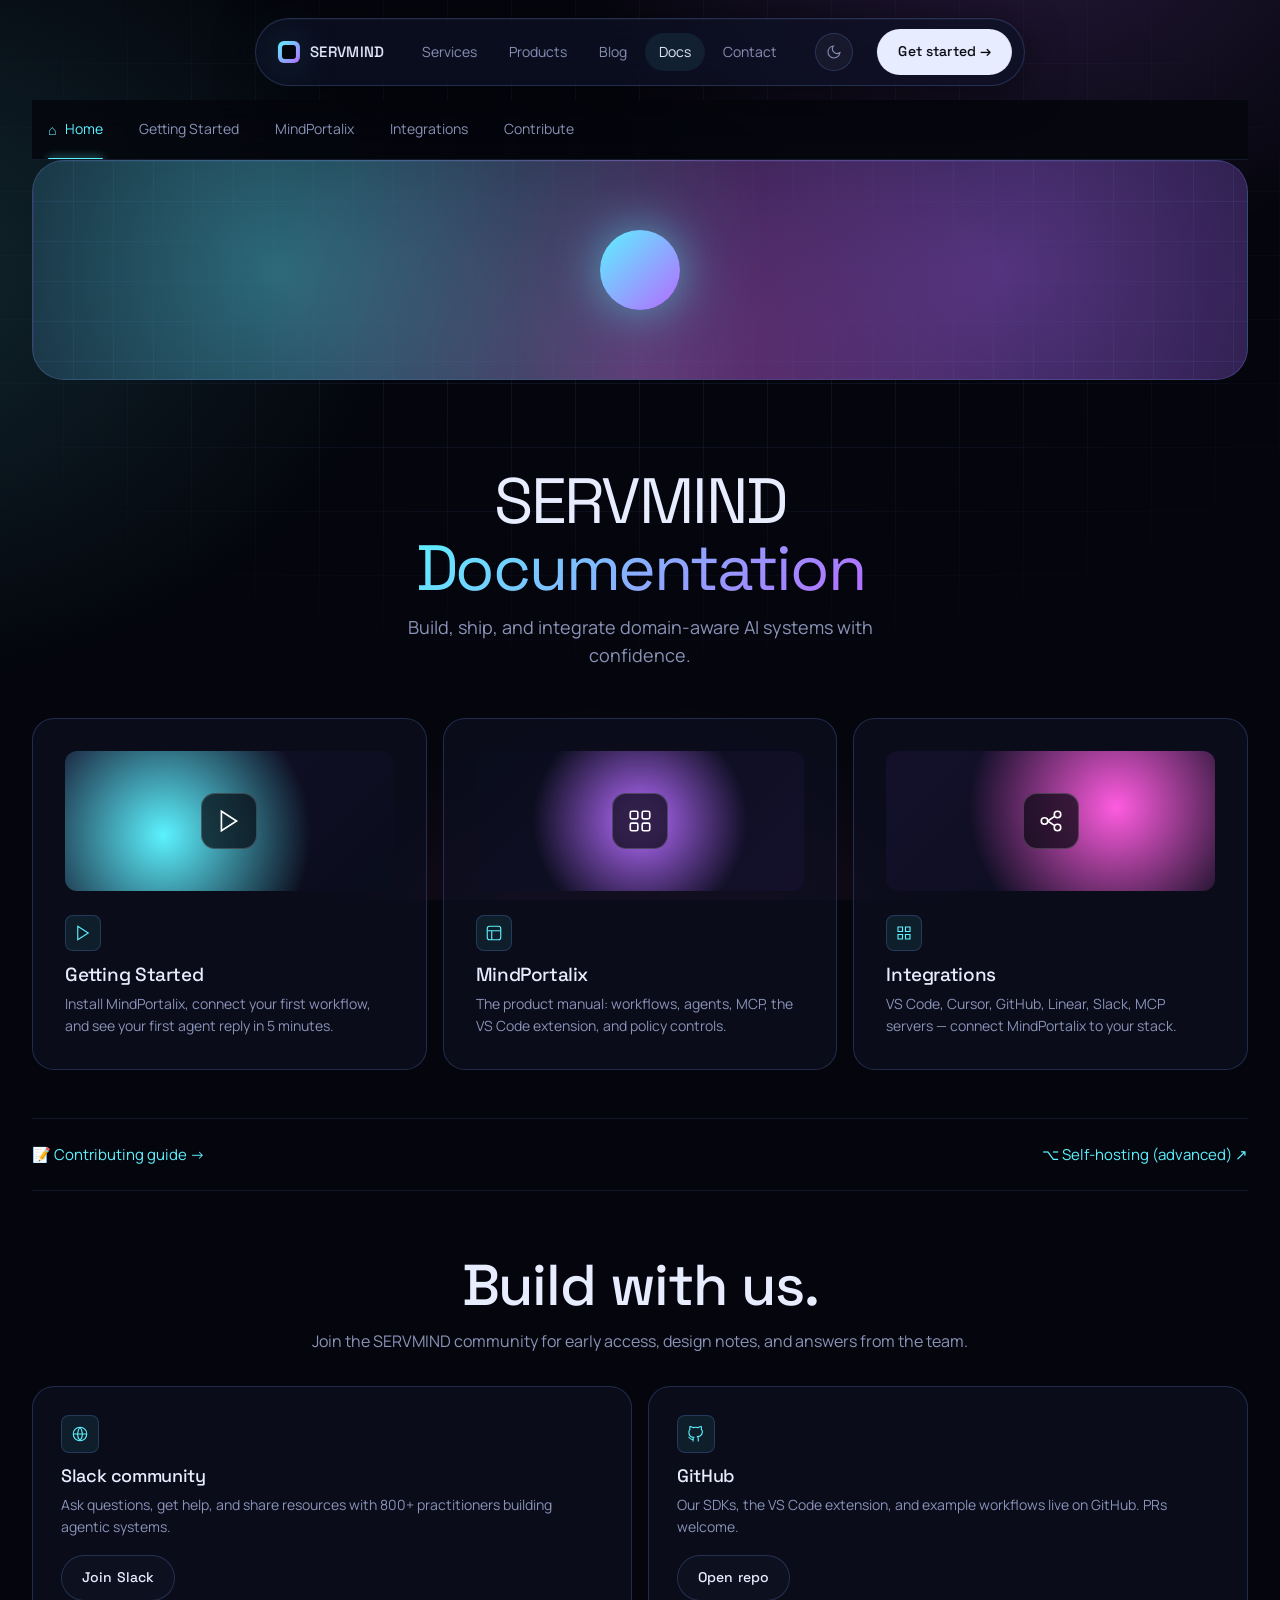
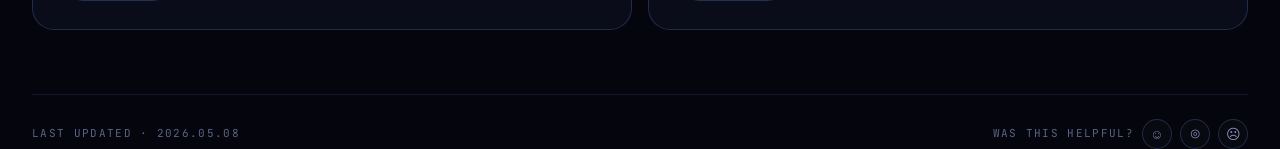
<file: docs/index.html>
<!DOCTYPE html>
<html lang="en">
<head>
<meta charset="UTF-8">
<meta name="viewport" content="width=device-width, initial-scale=1.0">
<title>Docs — SERVMIND Technologies</title>
<link rel="preconnect" href="https://fonts.googleapis.com">
<link rel="preconnect" href="https://fonts.gstatic.com" crossorigin>
<link href="https://fonts.googleapis.com/css2?family=Space+Grotesk:wght@400;500;600&family=Manrope:wght@300;400;500;600&family=JetBrains+Mono:wght@400;500&display=swap" rel="stylesheet">
<link rel="stylesheet" href="../styles.css">
<link rel="stylesheet" href="docs.css">
</head>
<body>
<nav class="nav">
  <a href="../index.html" class="nav-logo"><span class="glyph"></span><span>SERVMIND</span></a>
  <div class="nav-links">
    <a href="../index.html#services">Services</a>
    <a href="../index.html#products">Products</a>
    <a href="../blog.html">Blog</a>
    <a href="index.html" class="active">Docs</a>
    <a href="../index.html#contact">Contact</a>
  </div>
  <button class="theme-toggle" aria-label="Toggle theme" title="Toggle theme">
    <svg class="moon" viewBox="0 0 24 24" fill="none" stroke="currentColor" stroke-width="1.6"><path d="M21 12.8A9 9 0 1 1 11.2 3a7 7 0 0 0 9.8 9.8z"/></svg>
    <svg class="sun" viewBox="0 0 24 24" fill="none" stroke="currentColor" stroke-width="1.6"><circle cx="12" cy="12" r="4"/><path d="M12 2v2M12 20v2M2 12h2M20 12h2M5 5l1.5 1.5M17.5 17.5L19 19M5 19l1.5-1.5M17.5 6.5L19 5"/></svg>
  </button>
  <a href="getting-started.html" class="btn btn-primary">Get started →</a>
</nav>

<div class="docs-shell">
  <div class="container">
    <div class="docs-tabs">
      <a href="index.html" class="active"><span class="ico">⌂</span> Home</a>
      <a href="getting-started.html">Getting Started</a>
      <a href="mindportalix.html">MindPortalix</a>
      <a href="integrations.html">Integrations</a>
      <a href="contribute.html">Contribute</a>
    </div>

    <div class="docs-banner">
      <div class="docs-banner-orbits"><div class="core"></div></div>
    </div>

    <div class="docs-home-hero">
      <h1>SERVMIND <span class="grad">Documentation</span></h1>
      <p>Build, ship, and integrate domain-aware AI systems with confidence.</p>
    </div>

    <div class="docs-cards">
      <a href="getting-started.html" class="docs-card">
        <div class="cover c1"><div class="ico"><svg viewBox="0 0 24 24"><path d="M5 3l14 9-14 9V3z"/></svg></div></div>
        <div class="micon"><svg viewBox="0 0 24 24"><path d="M5 3l14 9-14 9V3z"/></svg></div>
        <h3>Getting Started</h3>
        <p>Install MindPortalix, connect your first workflow, and see your first agent reply in 5 minutes.</p>
      </a>
      <a href="mindportalix.html" class="docs-card">
        <div class="cover c2"><div class="ico"><svg viewBox="0 0 24 24"><rect x="3" y="3" width="7" height="7" rx="1.5"/><rect x="14" y="3" width="7" height="7" rx="1.5"/><rect x="3" y="14" width="7" height="7" rx="1.5"/><rect x="14" y="14" width="7" height="7" rx="1.5"/></svg></div></div>
        <div class="micon"><svg viewBox="0 0 24 24"><rect x="3" y="3" width="18" height="18" rx="3"/><path d="M3 9h18M9 21V9"/></svg></div>
        <h3>MindPortalix</h3>
        <p>The product manual: workflows, agents, MCP, the VS Code extension, and policy controls.</p>
      </a>
      <a href="integrations.html" class="docs-card">
        <div class="cover c3"><div class="ico"><svg viewBox="0 0 24 24"><circle cx="6" cy="12" r="3"/><circle cx="18" cy="6" r="3"/><circle cx="18" cy="18" r="3"/><path d="M9 12l6-4M9 12l6 4"/></svg></div></div>
        <div class="micon"><svg viewBox="0 0 24 24"><path d="M4 4h6v6H4zM14 4h6v6h-6zM4 14h6v6H4zM14 14h6v6h-6z"/></svg></div>
        <h3>Integrations</h3>
        <p>VS Code, Cursor, GitHub, Linear, Slack, MCP servers — connect MindPortalix to your stack.</p>
      </a>
    </div>

    <div class="docs-home-links">
      <a href="contribute.html">📝 Contributing guide  →</a>
      <a href="https://github.com" target="_blank" rel="noopener">⌥ Self-hosting (advanced) ↗</a>
    </div>

    <div class="docs-home-community">
      <h2>Build with us.</h2>
      <p>Join the SERVMIND community for early access, design notes, and answers from the team.</p>
      <div class="docs-home-community-grid">
        <div class="dhc-card">
          <div class="icn"><svg viewBox="0 0 24 24"><circle cx="12" cy="12" r="9"/><path d="M3 12h18M12 3a14 14 0 0 1 0 18M12 3a14 14 0 0 0 0 18"/></svg></div>
          <h3>Slack community</h3>
          <p>Ask questions, get help, and share resources with 800+ practitioners building agentic systems.</p>
          <a href="#" class="btn btn-ghost">Join Slack</a>
        </div>
        <div class="dhc-card">
          <div class="icn"><svg viewBox="0 0 24 24"><path d="M9 19c-5 1.5-5-2.5-7-3M15 22v-3.87a3.37 3.37 0 0 0-.94-2.61c3.14-.35 6.44-1.54 6.44-7A5.44 5.44 0 0 0 19 5.77a5.07 5.07 0 0 0-.09-3.77S17.73 1.65 15 3.5a13.4 13.4 0 0 0-7 0C5.27 1.65 4.09 2 4.09 2A5.07 5.07 0 0 0 4 5.77 5.44 5.44 0 0 0 2.5 9.55c0 5.42 3.3 6.61 6.44 7A3.37 3.37 0 0 0 8 19.13V22"/></svg></div>
          <h3>GitHub</h3>
          <p>Our SDKs, the VS Code extension, and example workflows live on GitHub. PRs welcome.</p>
          <a href="#" class="btn btn-ghost">Open repo</a>
        </div>
      </div>
    </div>

    <div class="docs-footer">
      <span>Last updated · 2026.05.08</span>
      <div class="helpful"><span>Was this helpful?</span><button>☺</button><button>◎</button><button>☹</button></div>
    </div>
  </div>
</div>

<script src="../theme.js"></script>
</body>
</html>
</file>
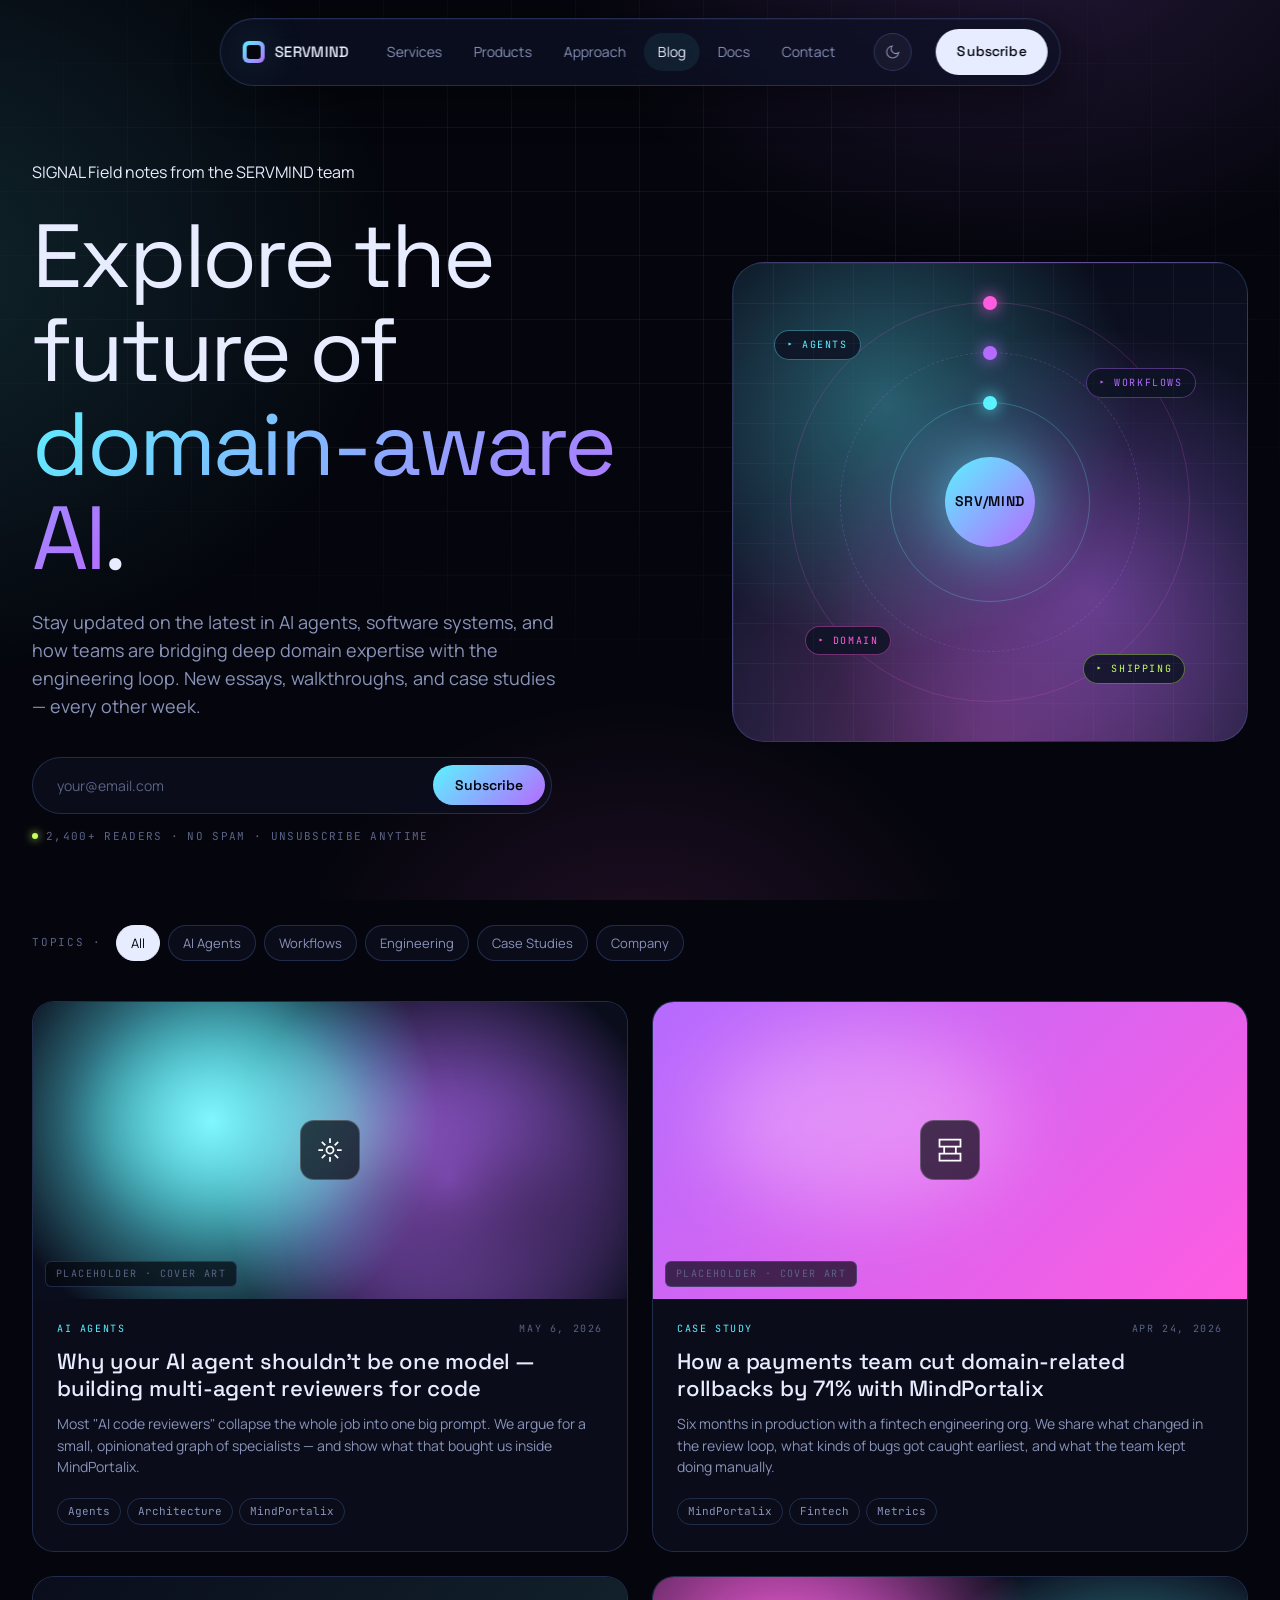
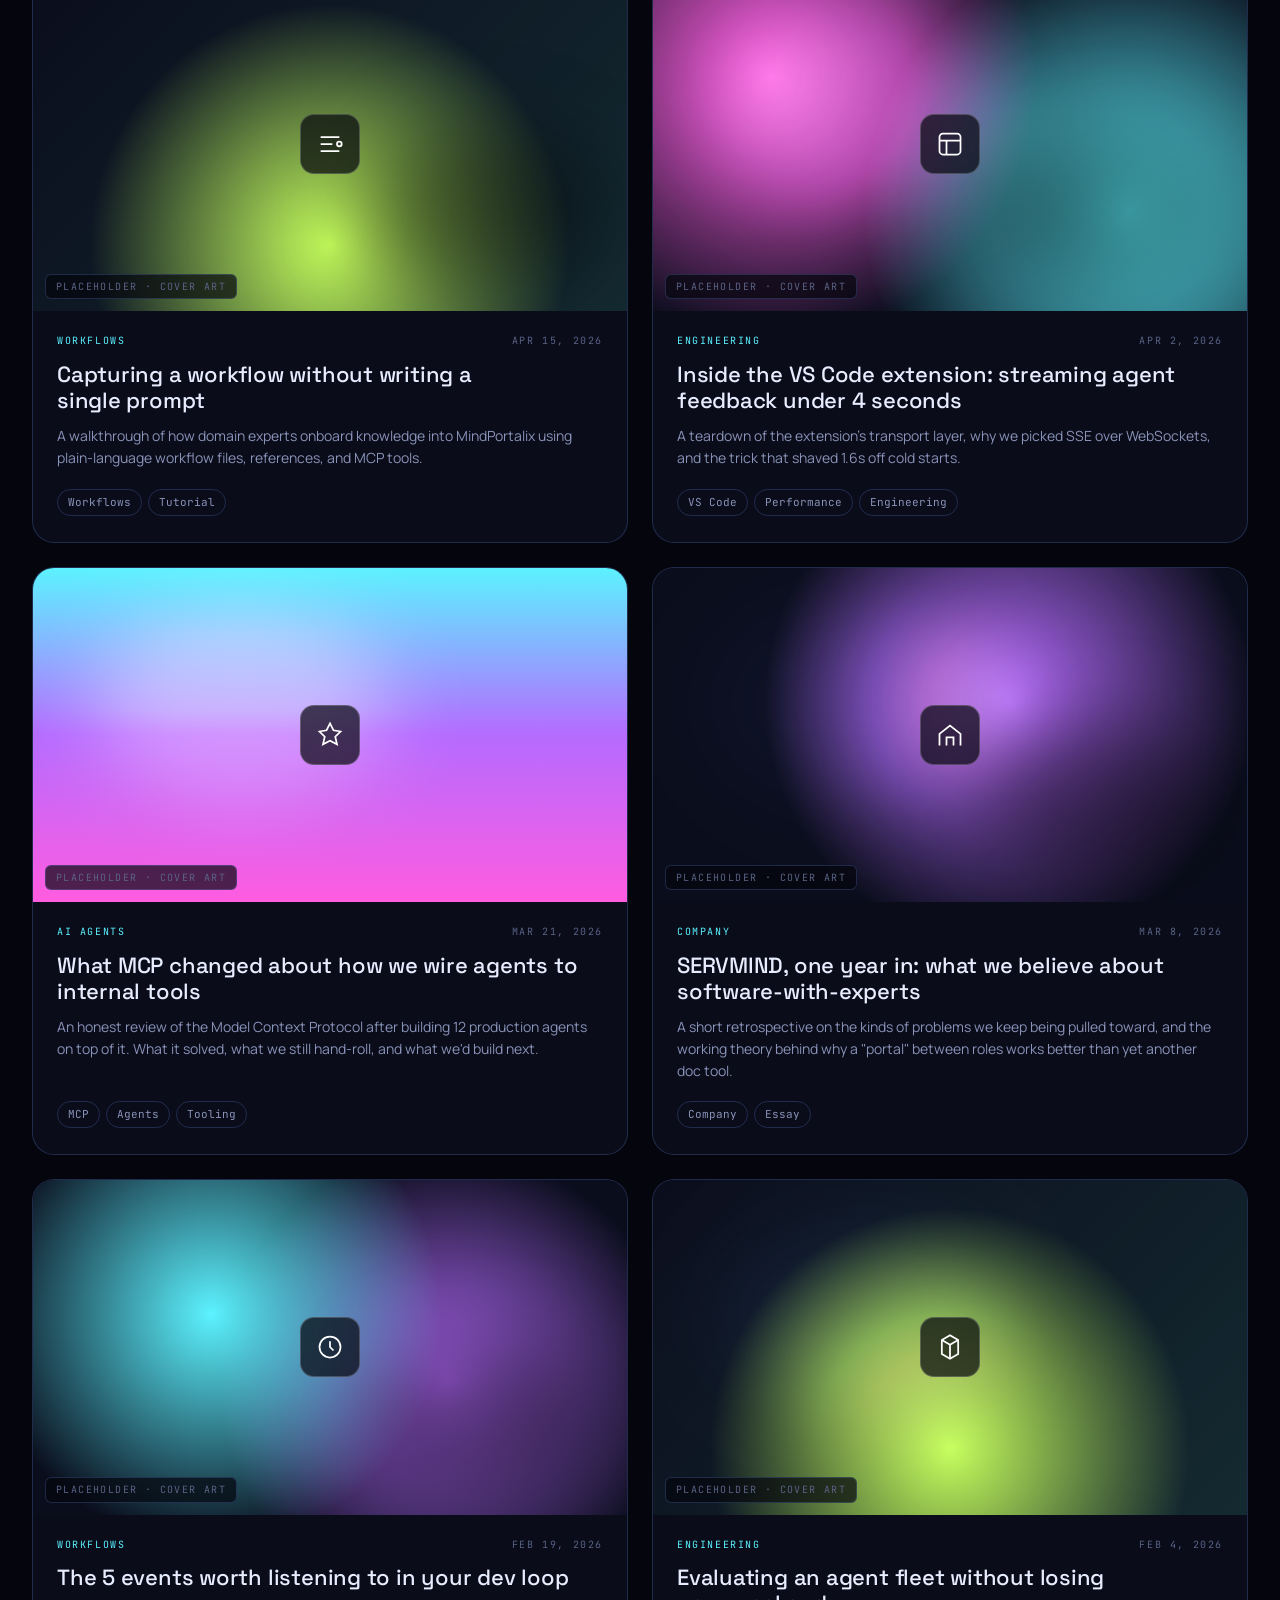
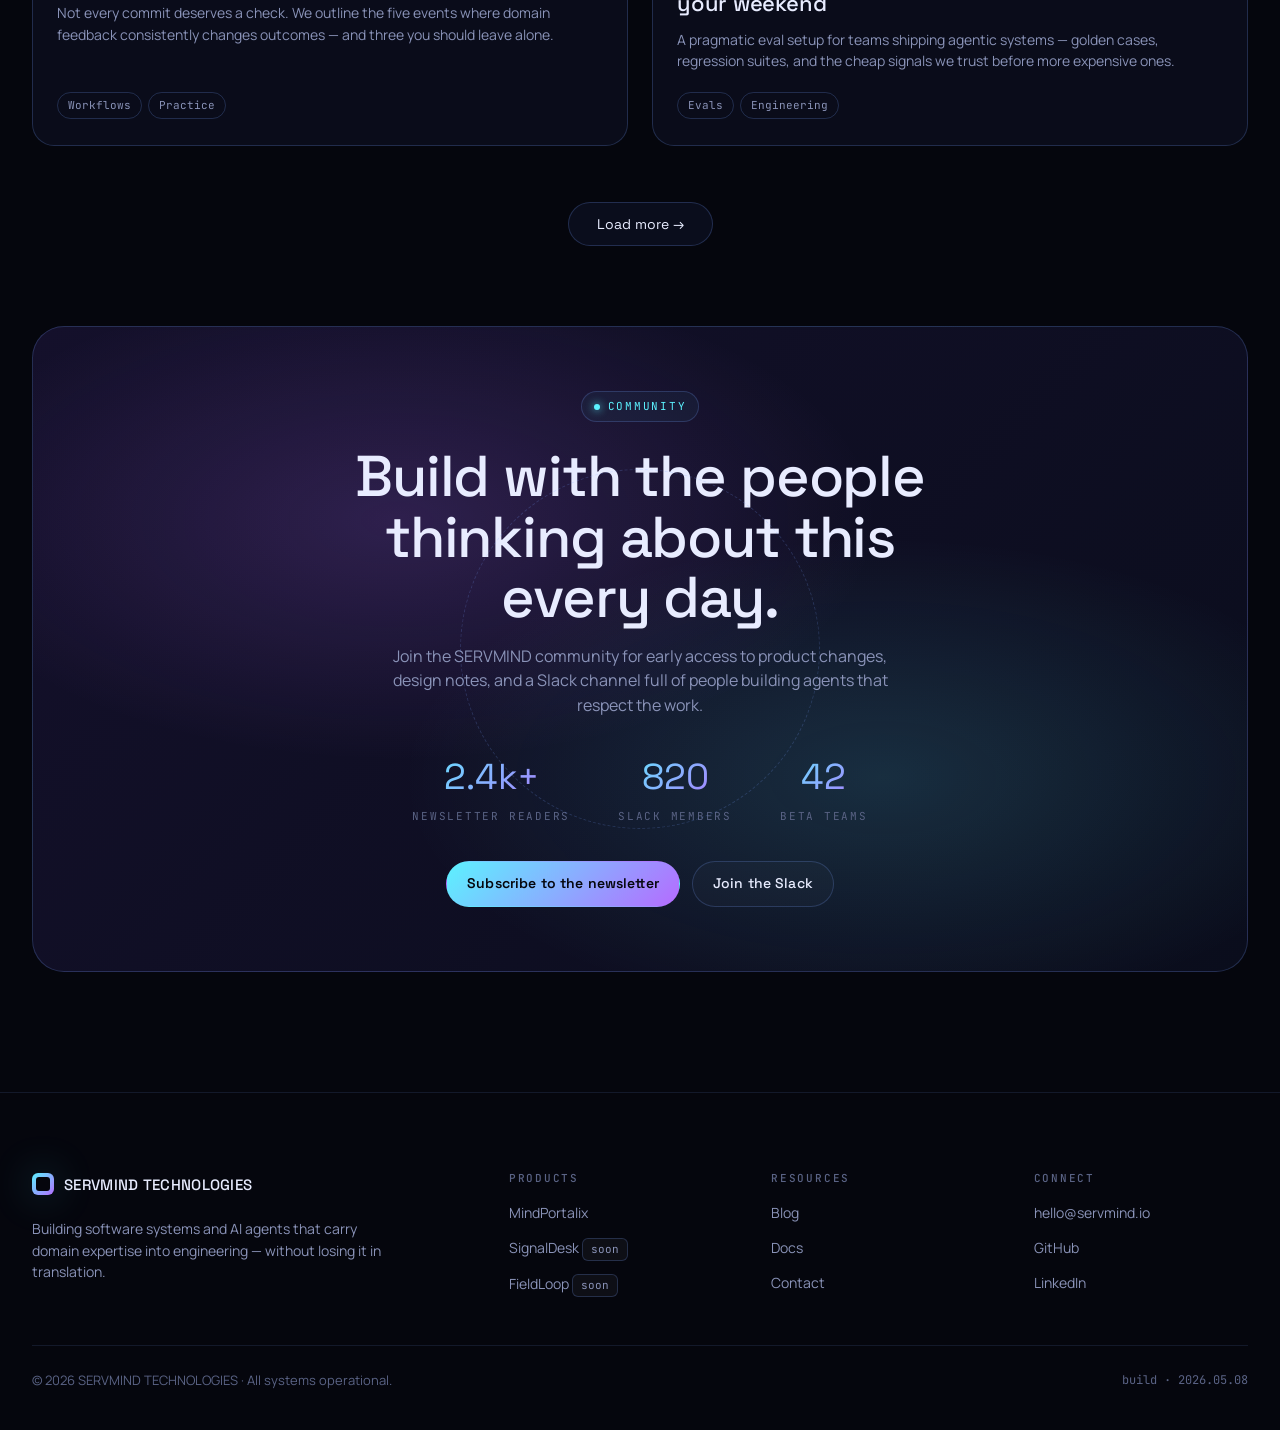
<file: blog.html>
<!DOCTYPE html>
<html lang="en">
<head>
<meta charset="UTF-8">
<meta name="viewport" content="width=device-width, initial-scale=1.0">
<title>Blog — SERVMIND Technologies</title>
<link rel="preconnect" href="https://fonts.googleapis.com">
<link rel="preconnect" href="https://fonts.gstatic.com" crossorigin>
<link href="https://fonts.googleapis.com/css2?family=Space+Grotesk:wght@400;500;600&family=Manrope:wght@300;400;500;600&family=JetBrains+Mono:wght@400;500&display=swap" rel="stylesheet">
<link rel="stylesheet" href="styles.css">
<style>
/* ===== Blog hero ===== */
.blog-hero {
  padding: 160px 0 80px;
  position: relative;
}
.blog-hero-grid {
  display: grid;
  grid-template-columns: 1.2fr 1fr;
  gap: 80px;
  align-items: center;
  position: relative;
}
.blog-hero h1 .grad {
  background: var(--grad-1);
  -webkit-background-clip: text;
  background-clip: text;
  color: transparent;
}
.blog-hero p.lede {
  font-size: 18px;
  color: var(--fg-dim);
  margin-top: 24px;
  max-width: 540px;
  line-height: 1.55;
}

/* Newsletter */
.newsletter {
  margin-top: 36px;
  display: flex;
  gap: 8px;
  padding: 6px;
  border: 1px solid var(--line-2);
  border-radius: 999px;
  background: rgba(14,18,36,0.6);
  max-width: 520px;
  align-items: center;
}
.newsletter input {
  flex: 1;
  background: transparent;
  border: none;
  color: var(--fg);
  padding: 12px 18px;
  font-family: inherit;
  font-size: 14px;
  outline: none;
}
.newsletter input::placeholder { color: var(--fg-mute); }
.newsletter button {
  padding: 11px 22px;
  border-radius: 999px;
  background: var(--grad-1);
  color: #05060d;
  font-family: 'Space Grotesk', sans-serif;
  font-weight: 600;
  font-size: 14px;
  cursor: pointer;
  transition: all 0.2s;
}
.newsletter button:hover { box-shadow: var(--shadow-cyan); }
.newsletter-sub {
  margin-top: 14px;
  font-family: 'JetBrains Mono', monospace;
  font-size: 11px;
  color: var(--fg-mute);
  letter-spacing: 0.12em;
  text-transform: uppercase;
  display: flex;
  align-items: center;
  gap: 8px;
}
.newsletter-sub .dot { width:6px; height:6px; border-radius:50%; background: var(--lime); box-shadow: 0 0 8px var(--lime); animation: pulse 2s infinite; }

/* Hero figure (abstract scene, no AI generated portrait) */
.blog-figure {
  position: relative;
  height: 480px;
  border-radius: var(--r-xl);
  border: 1px solid var(--line-2);
  background:
    radial-gradient(circle at 30% 30%, rgba(92,242,255,0.35), transparent 50%),
    radial-gradient(circle at 70% 70%, rgba(181,107,255,0.4), transparent 55%),
    radial-gradient(circle at 50% 100%, rgba(255,92,224,0.3), transparent 60%),
    linear-gradient(180deg, #0a0d1c, #141a31);
  overflow: hidden;
}
.blog-figure::after {
  content: "";
  position: absolute;
  inset: 0;
  background-image:
    linear-gradient(rgba(120,160,255,0.08) 1px, transparent 1px),
    linear-gradient(90deg, rgba(120,160,255,0.08) 1px, transparent 1px);
  background-size: 40px 40px;
  mask-image: radial-gradient(ellipse at center, transparent 30%, #000 80%);
}

/* Floating orbits */
.orbit {
  position: absolute;
  border: 1px solid rgba(92,242,255,0.25);
  border-radius: 50%;
  top: 50%; left: 50%;
  transform: translate(-50%, -50%);
}
.orbit.o1 { width: 200px; height: 200px; }
.orbit.o2 { width: 300px; height: 300px; border-color: rgba(181,107,255,0.25); border-style: dashed; }
.orbit.o3 { width: 400px; height: 400px; border-color: rgba(255,92,224,0.18); }
.orbit-dot {
  position: absolute;
  width: 14px; height: 14px;
  border-radius: 50%;
  top: -7px; left: 50%;
  transform: translateX(-50%);
  box-shadow: 0 0 16px currentColor;
}
.orbit.o1 { animation: spin 14s linear infinite; }
.orbit.o2 { animation: spin 22s linear infinite reverse; }
.orbit.o3 { animation: spin 36s linear infinite; }
.orbit.o1 .orbit-dot { background: var(--cyan); color: var(--cyan); }
.orbit.o2 .orbit-dot { background: var(--violet); color: var(--violet); }
.orbit.o3 .orbit-dot { background: var(--magenta); color: var(--magenta); }
@keyframes spin { to { transform: translate(-50%, -50%) rotate(360deg); } }

.blog-figure-core {
  position: absolute;
  top: 50%; left: 50%;
  transform: translate(-50%, -50%);
  width: 90px; height: 90px;
  border-radius: 50%;
  background: var(--grad-1);
  box-shadow: 0 0 60px rgba(92,242,255,0.6);
  display: grid;
  place-items: center;
  font-family: 'Space Grotesk', sans-serif;
  font-weight: 600;
  color: #05060d;
  font-size: 14px;
  letter-spacing: 0.05em;
}
.blog-figure-tag {
  position: absolute;
  padding: 6px 12px;
  border-radius: 999px;
  background: rgba(14,18,36,0.85);
  backdrop-filter: blur(10px);
  border: 1px solid var(--line-2);
  font-family: 'JetBrains Mono', monospace;
  font-size: 10px;
  letter-spacing: 0.16em;
  text-transform: uppercase;
  color: var(--fg-dim);
  white-space: nowrap;
}
.blog-figure-tag.t1 { top: 14%; left: 8%; color: var(--cyan); border-color: rgba(92,242,255,0.4); }
.blog-figure-tag.t2 { top: 22%; right: 10%; color: var(--violet); border-color: rgba(181,107,255,0.4); }
.blog-figure-tag.t3 { bottom: 18%; left: 14%; color: var(--magenta); border-color: rgba(255,92,224,0.4); }
.blog-figure-tag.t4 { bottom: 12%; right: 12%; color: var(--lime); border-color: rgba(198,255,92,0.4); }

/* ===== Filter chips ===== */
.blog-filters {
  display: flex;
  gap: 8px;
  flex-wrap: wrap;
  margin-bottom: 40px;
  align-items: center;
}
.blog-filters .label {
  font-family: 'JetBrains Mono', monospace;
  font-size: 11px;
  color: var(--fg-mute);
  letter-spacing: 0.16em;
  text-transform: uppercase;
  margin-right: 6px;
}
.filter-chip {
  padding: 8px 14px;
  border-radius: 999px;
  border: 1px solid var(--line-2);
  background: rgba(14,18,36,0.6);
  color: var(--fg-dim);
  font-size: 13px;
  cursor: pointer;
  transition: all 0.2s;
  font-family: inherit;
}
.filter-chip:hover { color: var(--fg); border-color: var(--cyan); }
.filter-chip.active { background: var(--fg); color: var(--bg); border-color: var(--fg); }

/* ===== Blog grid ===== */
.posts-grid {
  display: grid;
  grid-template-columns: 1fr 1fr;
  gap: 24px;
}
.post {
  position: relative;
  border-radius: var(--r-lg);
  overflow: hidden;
  border: 1px solid var(--line-2);
  background: rgba(14,18,36,0.6);
  cursor: pointer;
  transition: transform 0.3s cubic-bezier(0.2,0.8,0.2,1), border-color 0.3s;
  display: flex;
  flex-direction: column;
}
.post:hover { transform: translateY(-4px); border-color: var(--cyan); }
.post-cover {
  aspect-ratio: 16 / 9;
  position: relative;
  overflow: hidden;
}
.post-cover .scene {
  position: absolute; inset: 0;
}
.post-cover .scene-grid {
  position: absolute; inset: 0;
  background-image:
    linear-gradient(rgba(120,160,255,0.1) 1px, transparent 1px),
    linear-gradient(90deg, rgba(120,160,255,0.1) 1px, transparent 1px);
  background-size: 28px 28px;
  mask-image: radial-gradient(ellipse at center, #000 30%, transparent 80%);
}
.post-cover .ph-tag {
  position: absolute;
  bottom: 12px; left: 12px;
  padding: 4px 10px;
  background: rgba(5,6,13,0.7);
  backdrop-filter: blur(8px);
  border: 1px solid var(--line-2);
  border-radius: 6px;
  font-family: 'JetBrains Mono', monospace;
  font-size: 10px;
  color: var(--fg-mute);
  letter-spacing: 0.14em;
  text-transform: uppercase;
}

/* Cover variations — abstract, generative-feel scenes */
.cover-1 { background: radial-gradient(circle at 30% 40%, #5cf2ff, transparent 50%), radial-gradient(circle at 70% 60%, #b56bff, transparent 50%), #0a0d1c; }
.cover-2 { background: linear-gradient(135deg, #b56bff, #ff5ce0); }
.cover-3 { background: radial-gradient(circle at 50% 80%, #c6ff5c, transparent 60%), linear-gradient(135deg, #0a0d1c, #142a31); }
.cover-4 { background: radial-gradient(circle at 20% 30%, #ff5ce0, transparent 50%), radial-gradient(circle at 80% 70%, #5cf2ff, transparent 50%), #0a0d1c; }
.cover-5 { background: linear-gradient(180deg, #5cf2ff, #b56bff 50%, #ff5ce0); }
.cover-6 { background: radial-gradient(circle at 60% 40%, #b56bff, transparent 60%), #0a0d1c; }

.cover-shape {
  position: absolute;
  border-radius: 50%;
  filter: blur(40px);
}
.cover-shape.s1 { width: 50%; height: 60%; top: 10%; left: 10%; background: rgba(255,255,255,0.4); mix-blend-mode: overlay; }
.cover-shape.s2 { width: 40%; height: 50%; bottom: 5%; right: 5%; background: rgba(0,0,0,0.4); }

.cover-ico {
  position: absolute;
  top: 50%; left: 50%;
  transform: translate(-50%, -50%);
  width: 60px; height: 60px;
  border-radius: 14px;
  background: rgba(5,6,13,0.7);
  border: 1px solid rgba(255,255,255,0.2);
  backdrop-filter: blur(10px);
  display: grid;
  place-items: center;
}
.cover-ico svg { width: 28px; height: 28px; stroke: #fff; fill: none; stroke-width: 1.5; }

.post-body {
  padding: 22px 24px 26px;
  display: flex;
  flex-direction: column;
  flex: 1;
}
.post-meta {
  display: flex;
  justify-content: space-between;
  font-family: 'JetBrains Mono', monospace;
  font-size: 10px;
  color: var(--fg-mute);
  letter-spacing: 0.16em;
  text-transform: uppercase;
  margin-bottom: 12px;
}
.post-meta .cat { color: var(--cyan); }
.post h3 {
  font-family: 'Space Grotesk', sans-serif;
  font-size: 22px;
  letter-spacing: -0.01em;
  line-height: 1.2;
  margin-bottom: 12px;
  color: var(--fg);
  text-wrap: pretty;
}
.post:hover h3 { color: var(--cyan); }
.post-excerpt {
  color: var(--fg-dim);
  font-size: 14px;
  line-height: 1.55;
  margin-bottom: 20px;
  flex: 1;
}
.post-tags {
  display: flex;
  gap: 6px;
  flex-wrap: wrap;
}
.post-tags span {
  padding: 4px 10px;
  font-size: 11px;
  font-family: 'JetBrains Mono', monospace;
  color: var(--fg-dim);
  border: 1px solid var(--line-2);
  border-radius: 999px;
}

/* ===== Featured row (first 2 are larger) ===== */
.posts-grid .post.featured .post-cover { aspect-ratio: 16 / 8; }

.load-more-wrap { display: flex; justify-content: center; margin-top: 56px; }
.load-more {
  padding: 12px 28px;
  border-radius: 999px;
  background: rgba(14,18,36,0.7);
  border: 1px solid var(--line-2);
  color: var(--fg);
  font-family: 'Space Grotesk', sans-serif;
  font-size: 14px;
  cursor: pointer;
  transition: all 0.2s;
}
.load-more:hover { border-color: var(--cyan); color: var(--cyan); }

/* ===== Discord-style community card (replaced w/ general community) ===== */
.community {
  margin-top: 80px;
  padding: 64px;
  border-radius: var(--r-xl);
  border: 1px solid var(--line-2);
  background:
    radial-gradient(800px 400px at 30% 30%, rgba(181,107,255,0.18), transparent 60%),
    radial-gradient(800px 400px at 70% 70%, rgba(92,242,255,0.14), transparent 60%),
    linear-gradient(135deg, #14102b, #0a0d1c);
  text-align: center;
  position: relative;
  overflow: hidden;
}
.community .orbit-mini {
  position: absolute;
  width: 360px; height: 360px;
  border: 1px dashed rgba(120,160,255,0.2);
  border-radius: 50%;
  top: 50%; left: 50%;
  transform: translate(-50%, -50%);
  pointer-events: none;
}
.community h2 { max-width: 640px; margin: 0 auto 16px; }
.community p { color: var(--fg-dim); max-width: 520px; margin: 0 auto 32px; }
.community .stats {
  display: flex;
  justify-content: center;
  gap: 48px;
  margin-bottom: 36px;
  flex-wrap: wrap;
}
.community .stat .v {
  font-family: 'Space Grotesk', sans-serif;
  font-size: 36px;
  background: var(--grad-1);
  -webkit-background-clip: text;
  background-clip: text;
  color: transparent;
}
.community .stat .l {
  font-family: 'JetBrains Mono', monospace;
  font-size: 11px;
  color: var(--fg-mute);
  letter-spacing: 0.16em;
  text-transform: uppercase;
  margin-top: 2px;
}

@media (max-width: 980px) {
  .blog-hero-grid { grid-template-columns: 1fr; gap: 40px; }
  .blog-figure { height: 360px; }
  .posts-grid { grid-template-columns: 1fr; }
  .community { padding: 40px 24px; }
}
</style>
</head>
<body>

<!-- ============ NAV ============ -->
<nav class="nav">
  <a href="index.html" class="nav-logo">
    <span class="glyph"></span>
    <span>SERVMIND</span>
  </a>
  <div class="nav-links">
    <a href="index.html#services">Services</a>
    <a href="index.html#products">Products</a>
    <a href="index.html#approach">Approach</a>
    <a href="blog.html" class="active">Blog</a>
    <a href="docs/index.html">Docs</a>
    <a href="index.html#contact">Contact</a>
  </div>
  <button class="theme-toggle" aria-label="Toggle theme" title="Toggle theme">
    <svg class="moon" viewBox="0 0 24 24"><path d="M21 12.8A9 9 0 1 1 11.2 3a7 7 0 0 0 9.8 9.8z"/></svg>
    <svg class="sun" viewBox="0 0 24 24"><circle cx="12" cy="12" r="4"/><path d="M12 2v2M12 20v2M2 12h2M20 12h2M5 5l1.5 1.5M17.5 17.5L19 19M5 19l1.5-1.5M17.5 6.5L19 5"/></svg>
  </button>
  <a href="#newsletter" class="btn btn-primary">Subscribe</a>
</nav>
<script src="theme.js"></script>

<!-- ============ Blog hero ============ -->
<section class="blog-hero" id="newsletter" data-screen-label="01 Blog hero">
  <div class="container">
    <div class="blog-hero-grid">
      <div>
        <div class="hero-eyebrow fade-in" style="margin-bottom:24px;">
          <span class="badge">SIGNAL</span>
          <span>Field notes from the SERVMIND team</span>
        </div>
        <h1 class="fade-in">
          Explore the<br>
          future of <span class="grad">domain-aware AI</span>.
        </h1>
        <p class="lede fade-in">
          Stay updated on the latest in AI agents, software systems, and how teams are bridging deep domain expertise with the engineering loop. New essays, walkthroughs, and case studies — every other week.
        </p>

        <form class="newsletter fade-in" onsubmit="event.preventDefault(); this.querySelector('button').textContent='✓ Subscribed'; this.querySelector('input').value='';">
          <input type="email" placeholder="your@email.com" required>
          <button type="submit">Subscribe</button>
        </form>
        <div class="newsletter-sub fade-in">
          <span class="dot"></span> 2,400+ readers · no spam · unsubscribe anytime
        </div>
      </div>

      <div class="blog-figure fade-in">
        <div class="orbit o3"><div class="orbit-dot"></div></div>
        <div class="orbit o2"><div class="orbit-dot"></div></div>
        <div class="orbit o1"><div class="orbit-dot"></div></div>
        <div class="blog-figure-core">SRV/MIND</div>
        <div class="blog-figure-tag t1">▸ agents</div>
        <div class="blog-figure-tag t2">▸ workflows</div>
        <div class="blog-figure-tag t3">▸ domain</div>
        <div class="blog-figure-tag t4">▸ shipping</div>
      </div>
    </div>
  </div>
</section>

<!-- ============ Posts ============ -->
<section data-screen-label="02 Posts" style="padding-top:0;">
  <div class="container">
    <div class="blog-filters fade-in">
      <span class="label">Topics ·</span>
      <button class="filter-chip active" data-filter="all">All</button>
      <button class="filter-chip" data-filter="ai-agents">AI Agents</button>
      <button class="filter-chip" data-filter="workflows">Workflows</button>
      <button class="filter-chip" data-filter="engineering">Engineering</button>
      <button class="filter-chip" data-filter="case-study">Case Studies</button>
      <button class="filter-chip" data-filter="company">Company</button>
    </div>

    <div class="posts-grid fade-in" id="postsGrid">

      <!-- 1 — featured -->
      <article class="post featured" data-cat="ai-agents">
        <div class="post-cover">
          <div class="scene cover-1">
            <div class="cover-shape s1"></div>
            <div class="cover-shape s2"></div>
            <div class="cover-ico">
              <svg viewBox="0 0 24 24"><circle cx="12" cy="12" r="3"/><path d="M12 2v4M12 18v4M2 12h4M18 12h4M5 5l3 3M16 16l3 3M5 19l3-3M16 8l3-3"/></svg>
            </div>
          </div>
          <div class="ph-tag">PLACEHOLDER · cover art</div>
        </div>
        <div class="post-body">
          <div class="post-meta"><span class="cat">AI Agents</span><span>May 6, 2026</span></div>
          <h3>Why your AI agent shouldn't be one model — building multi-agent reviewers for code</h3>
          <p class="post-excerpt">Most "AI code reviewers" collapse the whole job into one big prompt. We argue for a small, opinionated graph of specialists — and show what that bought us inside MindPortalix.</p>
          <div class="post-tags"><span>Agents</span><span>Architecture</span><span>MindPortalix</span></div>
        </div>
      </article>

      <!-- 2 — featured -->
      <article class="post featured" data-cat="case-study">
        <div class="post-cover">
          <div class="scene cover-2">
            <div class="cover-shape s1"></div>
            <div class="cover-ico">
              <svg viewBox="0 0 24 24"><path d="M3 3h18v6H3zM3 15h18v6H3zM7 9v6M17 9v6"/></svg>
            </div>
          </div>
          <div class="ph-tag">PLACEHOLDER · cover art</div>
        </div>
        <div class="post-body">
          <div class="post-meta"><span class="cat">Case Study</span><span>Apr 24, 2026</span></div>
          <h3>How a payments team cut domain-related rollbacks by 71% with MindPortalix</h3>
          <p class="post-excerpt">Six months in production with a fintech engineering org. We share what changed in the review loop, what kinds of bugs got caught earliest, and what the team kept doing manually.</p>
          <div class="post-tags"><span>MindPortalix</span><span>Fintech</span><span>Metrics</span></div>
        </div>
      </article>

      <!-- 3 -->
      <article class="post" data-cat="workflows">
        <div class="post-cover">
          <div class="scene cover-3">
            <div class="cover-shape s2"></div>
            <div class="cover-ico">
              <svg viewBox="0 0 24 24"><path d="M4 6h16M4 12h10M4 18h16"/><circle cx="20" cy="12" r="2"/></svg>
            </div>
          </div>
          <div class="ph-tag">PLACEHOLDER · cover art</div>
        </div>
        <div class="post-body">
          <div class="post-meta"><span class="cat">Workflows</span><span>Apr 15, 2026</span></div>
          <h3>Capturing a workflow without writing a single prompt</h3>
          <p class="post-excerpt">A walkthrough of how domain experts onboard knowledge into MindPortalix using plain-language workflow files, references, and MCP tools.</p>
          <div class="post-tags"><span>Workflows</span><span>Tutorial</span></div>
        </div>
      </article>

      <!-- 4 -->
      <article class="post" data-cat="engineering">
        <div class="post-cover">
          <div class="scene cover-4">
            <div class="cover-shape s1"></div>
            <div class="cover-shape s2"></div>
            <div class="cover-ico">
              <svg viewBox="0 0 24 24"><rect x="3" y="3" width="18" height="18" rx="3"/><path d="M3 9h18M9 21V9"/></svg>
            </div>
          </div>
          <div class="ph-tag">PLACEHOLDER · cover art</div>
        </div>
        <div class="post-body">
          <div class="post-meta"><span class="cat">Engineering</span><span>Apr 2, 2026</span></div>
          <h3>Inside the VS Code extension: streaming agent feedback under 4 seconds</h3>
          <p class="post-excerpt">A teardown of the extension's transport layer, why we picked SSE over WebSockets, and the trick that shaved 1.6s off cold starts.</p>
          <div class="post-tags"><span>VS Code</span><span>Performance</span><span>Engineering</span></div>
        </div>
      </article>

      <!-- 5 -->
      <article class="post" data-cat="ai-agents">
        <div class="post-cover">
          <div class="scene cover-5">
            <div class="cover-shape s1"></div>
            <div class="cover-ico">
              <svg viewBox="0 0 24 24"><path d="M12 2l3 6 6 1-4.5 4.5L18 20l-6-3-6 3 1.5-6.5L3 9l6-1z"/></svg>
            </div>
          </div>
          <div class="ph-tag">PLACEHOLDER · cover art</div>
        </div>
        <div class="post-body">
          <div class="post-meta"><span class="cat">AI Agents</span><span>Mar 21, 2026</span></div>
          <h3>What MCP changed about how we wire agents to internal tools</h3>
          <p class="post-excerpt">An honest review of the Model Context Protocol after building 12 production agents on top of it. What it solved, what we still hand-roll, and what we'd build next.</p>
          <div class="post-tags"><span>MCP</span><span>Agents</span><span>Tooling</span></div>
        </div>
      </article>

      <!-- 6 -->
      <article class="post" data-cat="company">
        <div class="post-cover">
          <div class="scene cover-6">
            <div class="cover-shape s1"></div>
            <div class="cover-shape s2"></div>
            <div class="cover-ico">
              <svg viewBox="0 0 24 24"><path d="M3 21V11l9-7 9 7v10"/><path d="M9 21v-7h6v7"/></svg>
            </div>
          </div>
          <div class="ph-tag">PLACEHOLDER · cover art</div>
        </div>
        <div class="post-body">
          <div class="post-meta"><span class="cat">Company</span><span>Mar 8, 2026</span></div>
          <h3>SERVMIND, one year in: what we believe about software-with-experts</h3>
          <p class="post-excerpt">A short retrospective on the kinds of problems we keep being pulled toward, and the working theory behind why a "portal" between roles works better than yet another doc tool.</p>
          <div class="post-tags"><span>Company</span><span>Essay</span></div>
        </div>
      </article>

      <!-- 7 -->
      <article class="post" data-cat="workflows">
        <div class="post-cover">
          <div class="scene cover-1">
            <div class="cover-shape s2"></div>
            <div class="cover-ico">
              <svg viewBox="0 0 24 24"><circle cx="12" cy="12" r="9"/><path d="M12 7v5l3 3"/></svg>
            </div>
          </div>
          <div class="ph-tag">PLACEHOLDER · cover art</div>
        </div>
        <div class="post-body">
          <div class="post-meta"><span class="cat">Workflows</span><span>Feb 19, 2026</span></div>
          <h3>The 5 events worth listening to in your dev loop</h3>
          <p class="post-excerpt">Not every commit deserves a check. We outline the five events where domain feedback consistently changes outcomes — and three you should leave alone.</p>
          <div class="post-tags"><span>Workflows</span><span>Practice</span></div>
        </div>
      </article>

      <!-- 8 -->
      <article class="post" data-cat="engineering">
        <div class="post-cover">
          <div class="scene cover-3">
            <div class="cover-shape s1"></div>
            <div class="cover-ico">
              <svg viewBox="0 0 24 24"><path d="M5 6l7-4 7 4v12l-7 4-7-4z"/><path d="M5 6l7 4 7-4M12 22V10"/></svg>
            </div>
          </div>
          <div class="ph-tag">PLACEHOLDER · cover art</div>
        </div>
        <div class="post-body">
          <div class="post-meta"><span class="cat">Engineering</span><span>Feb 4, 2026</span></div>
          <h3>Evaluating an agent fleet without losing your weekend</h3>
          <p class="post-excerpt">A pragmatic eval setup for teams shipping agentic systems — golden cases, regression suites, and the cheap signals we trust before more expensive ones.</p>
          <div class="post-tags"><span>Evals</span><span>Engineering</span></div>
        </div>
      </article>

    </div>

    <div class="load-more-wrap fade-in">
      <button class="load-more" onclick="this.textContent='— that\\'s all for now —'; this.disabled=true; this.style.opacity=0.6;">Load more →</button>
    </div>

    <!-- ============ Community card ============ -->
    <div class="community fade-in">
      <div class="orbit-mini"></div>
      <span class="section-tag"><span class="dot"></span> Community</span>
      <h2>Build with the people<br>thinking about this every day.</h2>
      <p>Join the SERVMIND community for early access to product changes, design notes, and a Slack channel full of people building agents that respect the work.</p>
      <div class="stats">
        <div class="stat"><div class="v">2.4k+</div><div class="l">Newsletter readers</div></div>
        <div class="stat"><div class="v">820</div><div class="l">Slack members</div></div>
        <div class="stat"><div class="v">42</div><div class="l">Beta teams</div></div>
      </div>
      <div style="display:flex; gap:12px; justify-content:center; flex-wrap:wrap;">
        <a href="#newsletter" class="btn btn-grad">Subscribe to the newsletter</a>
        <a href="#" class="btn btn-ghost">Join the Slack</a>
      </div>
    </div>

  </div>
</section>

<!-- ============ Footer ============ -->
<footer class="footer">
  <div class="container">
    <div class="footer-grid">
      <div>
        <a href="index.html" class="nav-logo" style="margin-bottom:14px;display:inline-flex;">
          <span class="glyph"></span>
          <span>SERVMIND TECHNOLOGIES</span>
        </a>
        <p style="color:var(--fg-dim); max-width:360px; margin-top:8px; font-size:14px;">
          Building software systems and AI agents that carry domain expertise into engineering — without losing it in translation.
        </p>
      </div>
      <div>
        <h4>Products</h4>
        <ul>
          <li><a href="mindportalix.html">MindPortalix</a></li>
          <li><a href="#">SignalDesk <span class="kbd">soon</span></a></li>
          <li><a href="#">FieldLoop <span class="kbd">soon</span></a></li>
        </ul>
      </div>
      <div>
        <h4>Resources</h4>
        <ul>
          <li><a href="blog.html">Blog</a></li>
          <li><a href="docs/index.html">Docs</a></li>
          <li><a href="index.html#contact">Contact</a></li>
        </ul>
      </div>
      <div>
        <h4>Connect</h4>
        <ul>
          <li><a href="mailto:hello@servmind.io">hello@servmind.io</a></li>
          <li><a href="#">GitHub</a></li>
          <li><a href="#">LinkedIn</a></li>
        </ul>
      </div>
    </div>
    <div class="footer-base">
      <span>© 2026 SERVMIND TECHNOLOGIES · All systems operational.</span>
      <span style="font-family:'JetBrains Mono',monospace;font-size:12px;">build · 2026.05.08</span>
    </div>
  </div>
</footer>

<script>
// Reveal on scroll
const fadeEls = document.querySelectorAll('.fade-in');
const observer = new IntersectionObserver((entries) => {
  entries.forEach(e => { if (e.isIntersecting) e.target.classList.add('visible'); });
}, { threshold: 0.1 });
fadeEls.forEach(el => observer.observe(el));
setTimeout(() => fadeEls.forEach(el => el.classList.add('visible')), 250);

// Filters
const chips = document.querySelectorAll('.filter-chip');
const posts = document.querySelectorAll('#postsGrid .post');
chips.forEach(c => c.addEventListener('click', () => {
  chips.forEach(x => x.classList.remove('active'));
  c.classList.add('active');
  const f = c.dataset.filter;
  posts.forEach(p => {
    p.style.display = (f === 'all' || p.dataset.cat === f) ? '' : 'none';
  });
}));
</script>

</body>
</html>
</file>
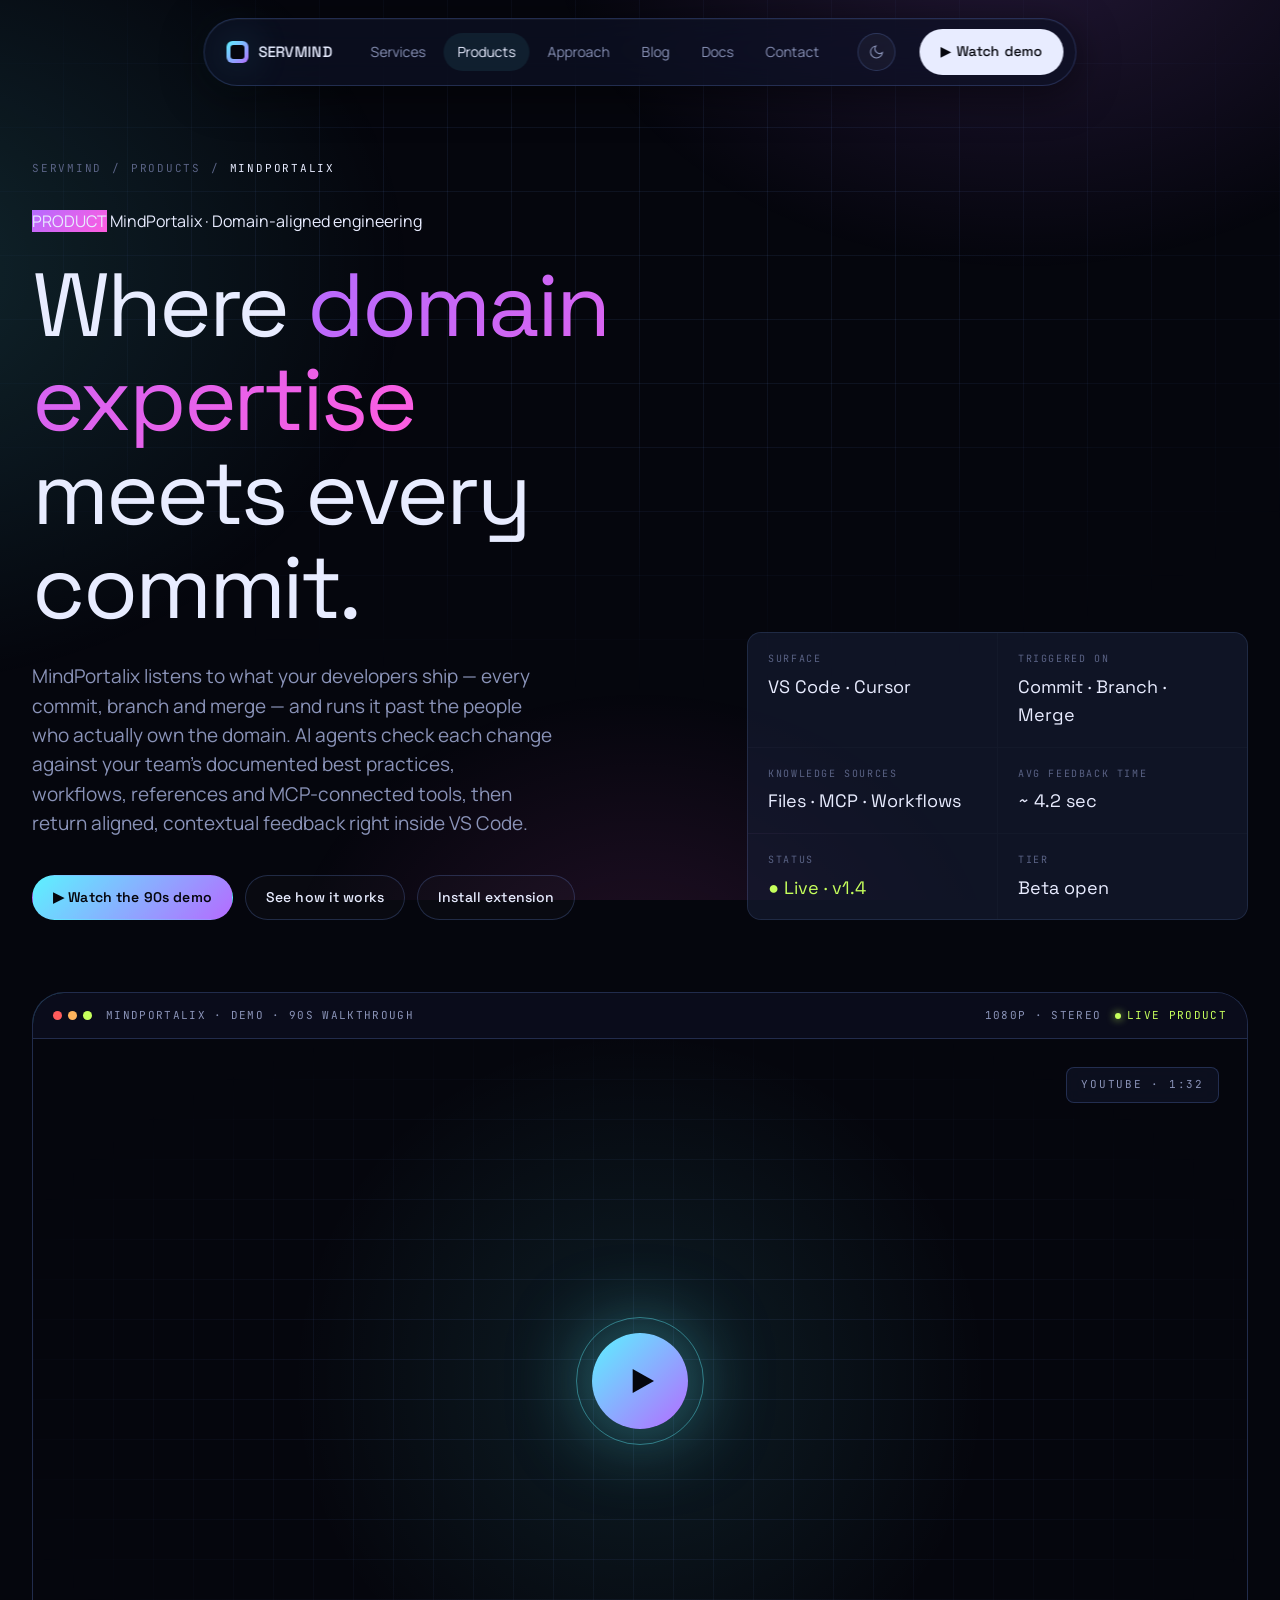
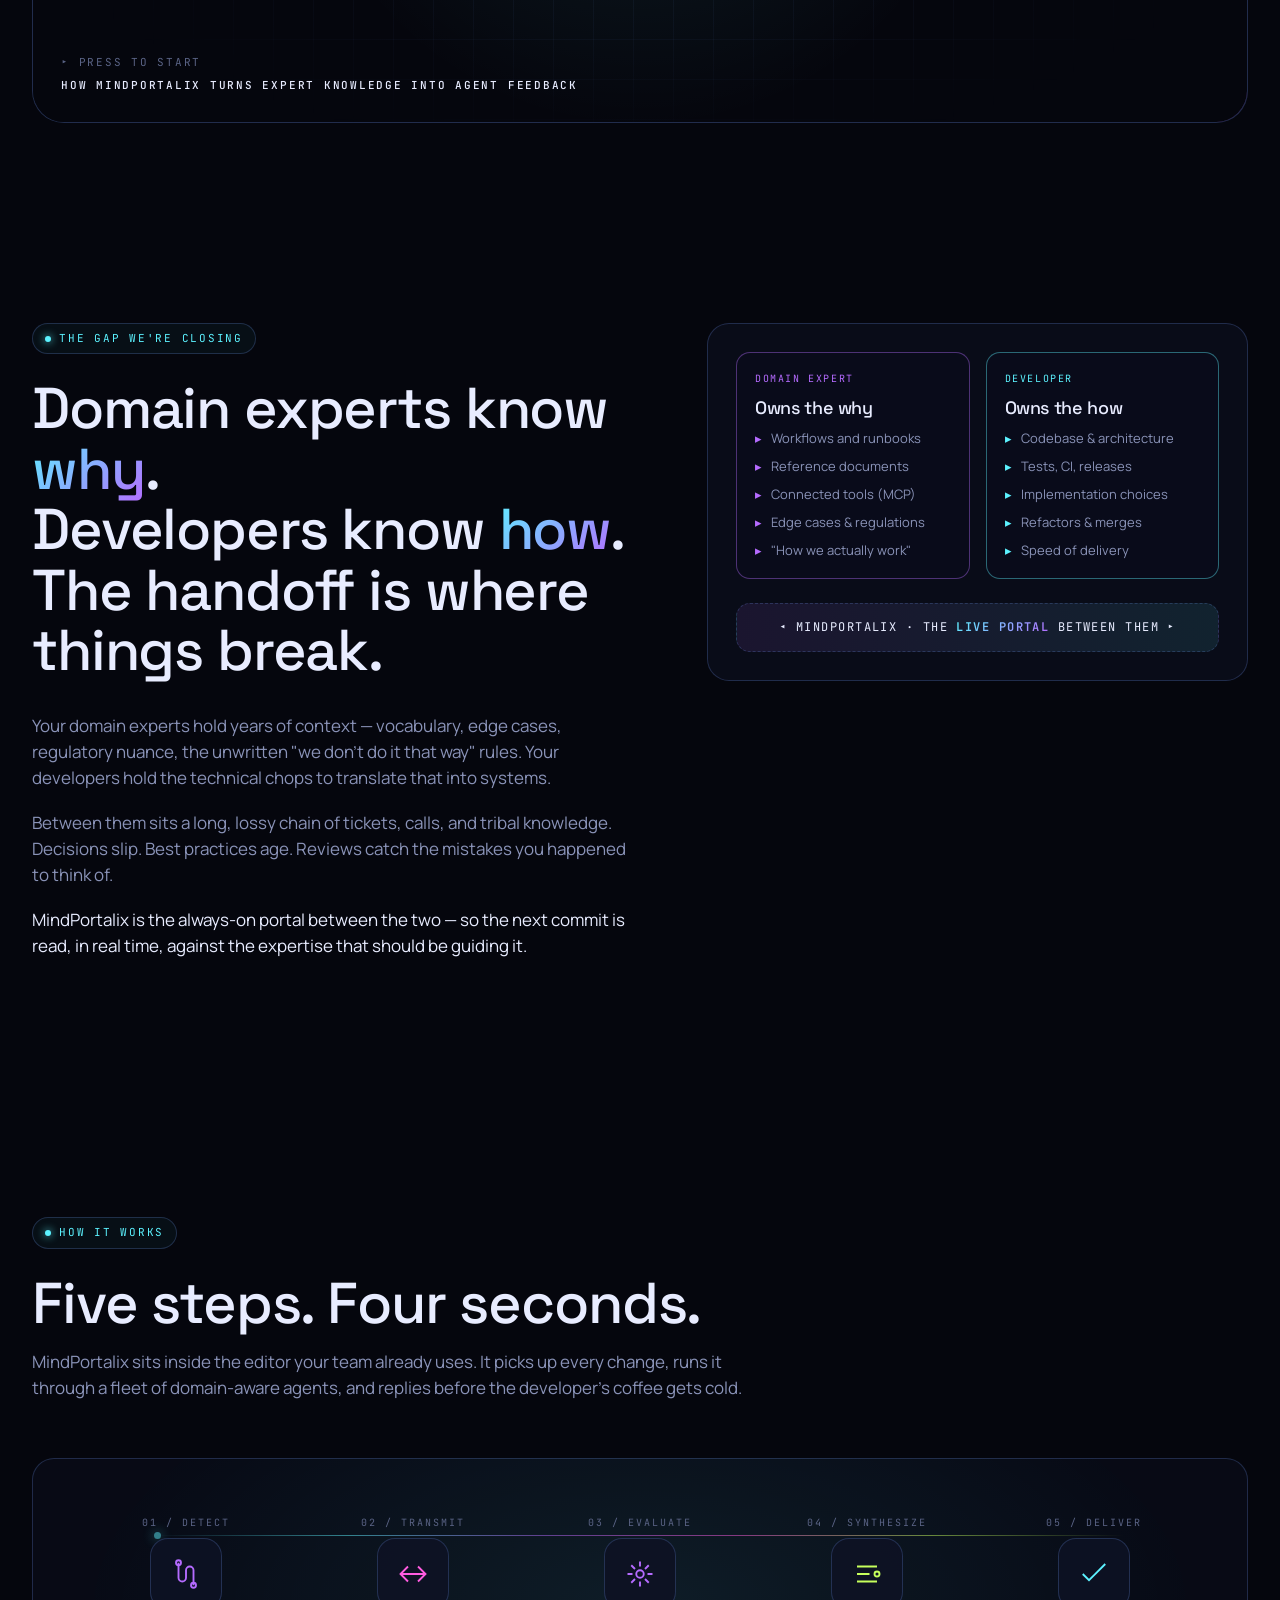
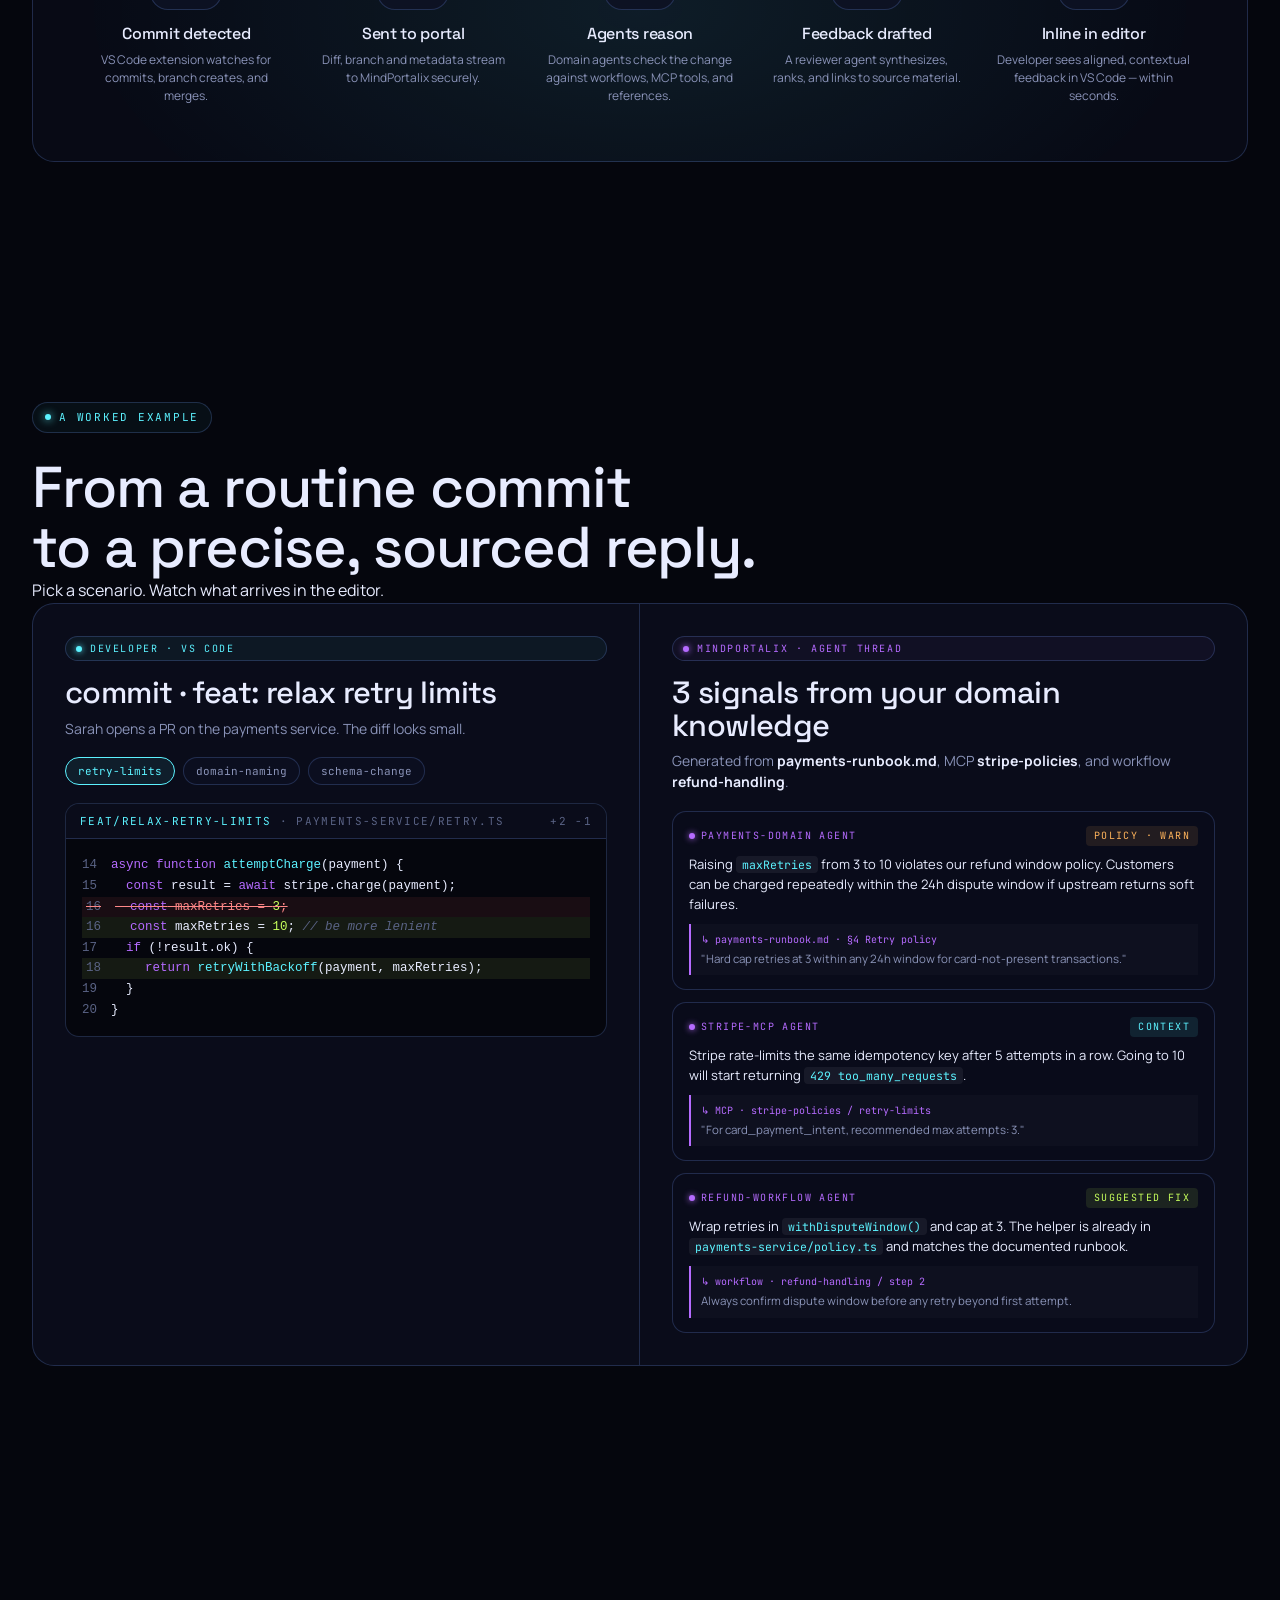
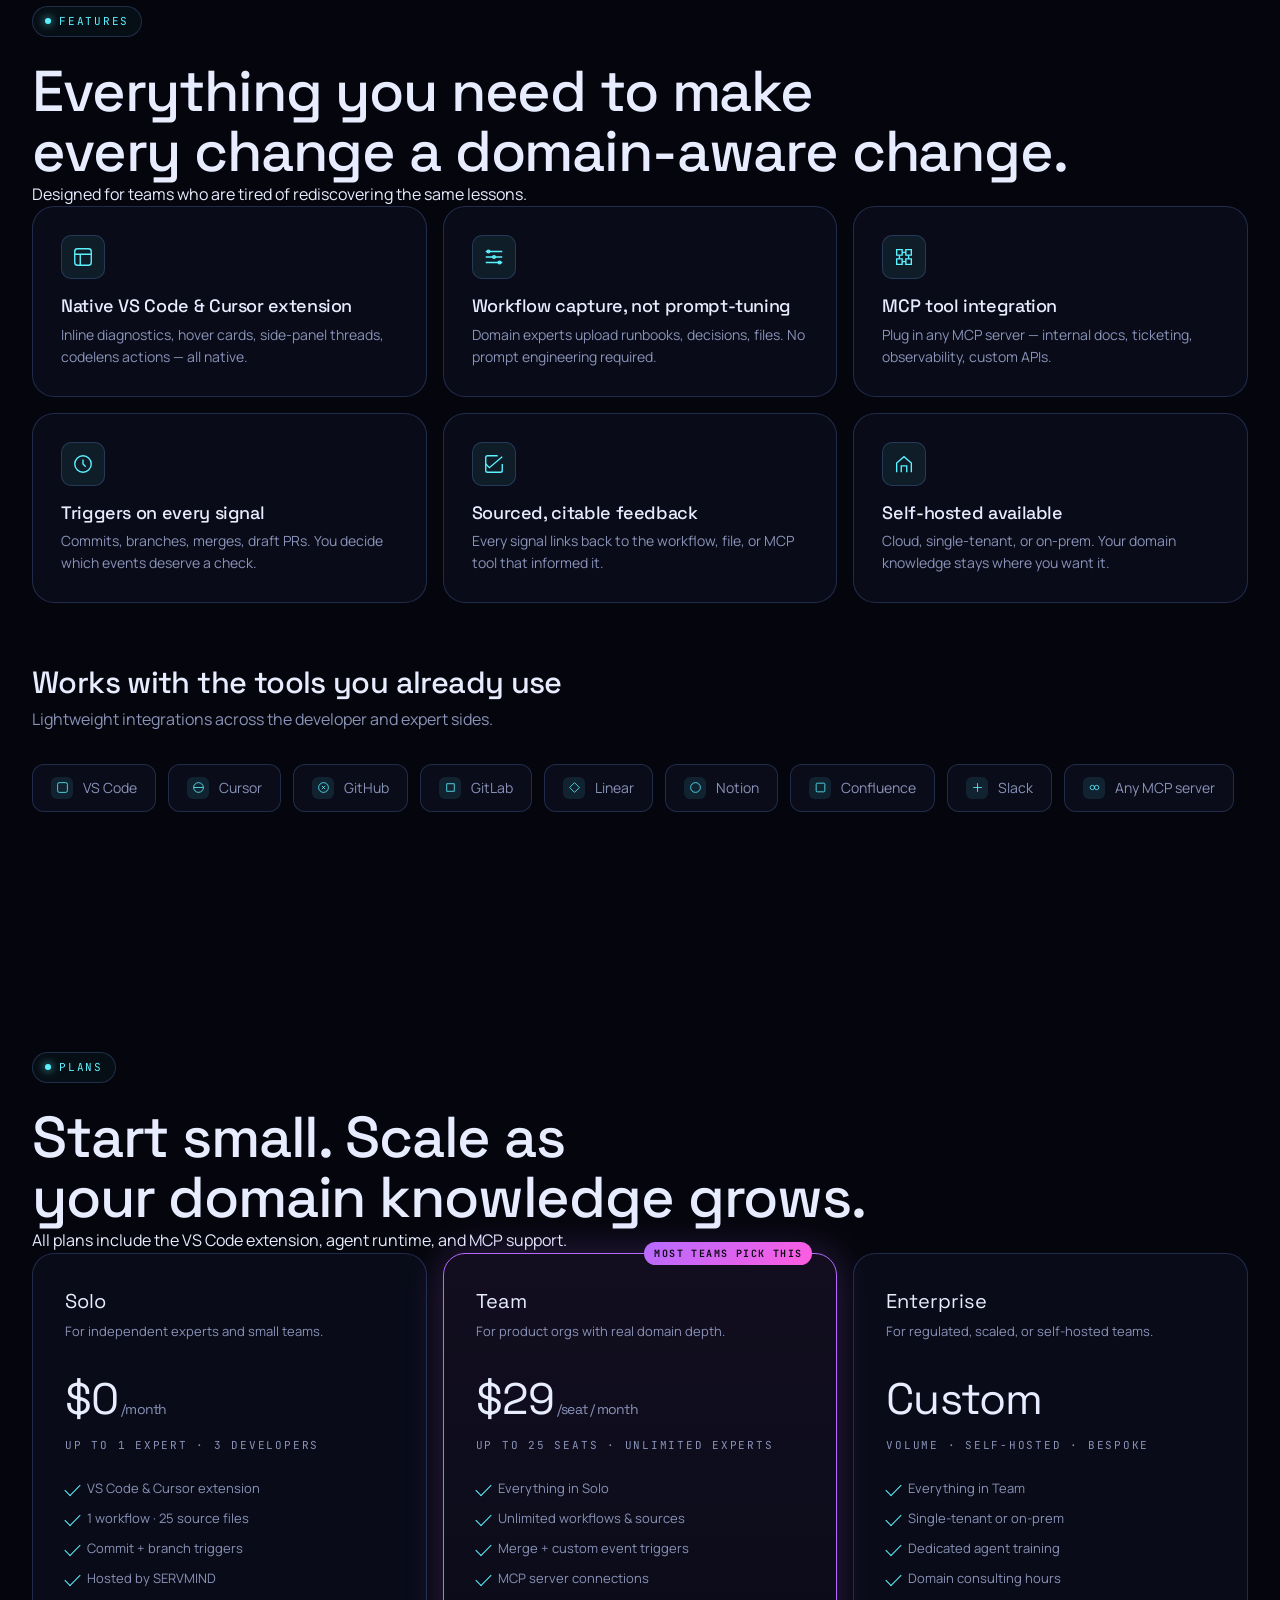
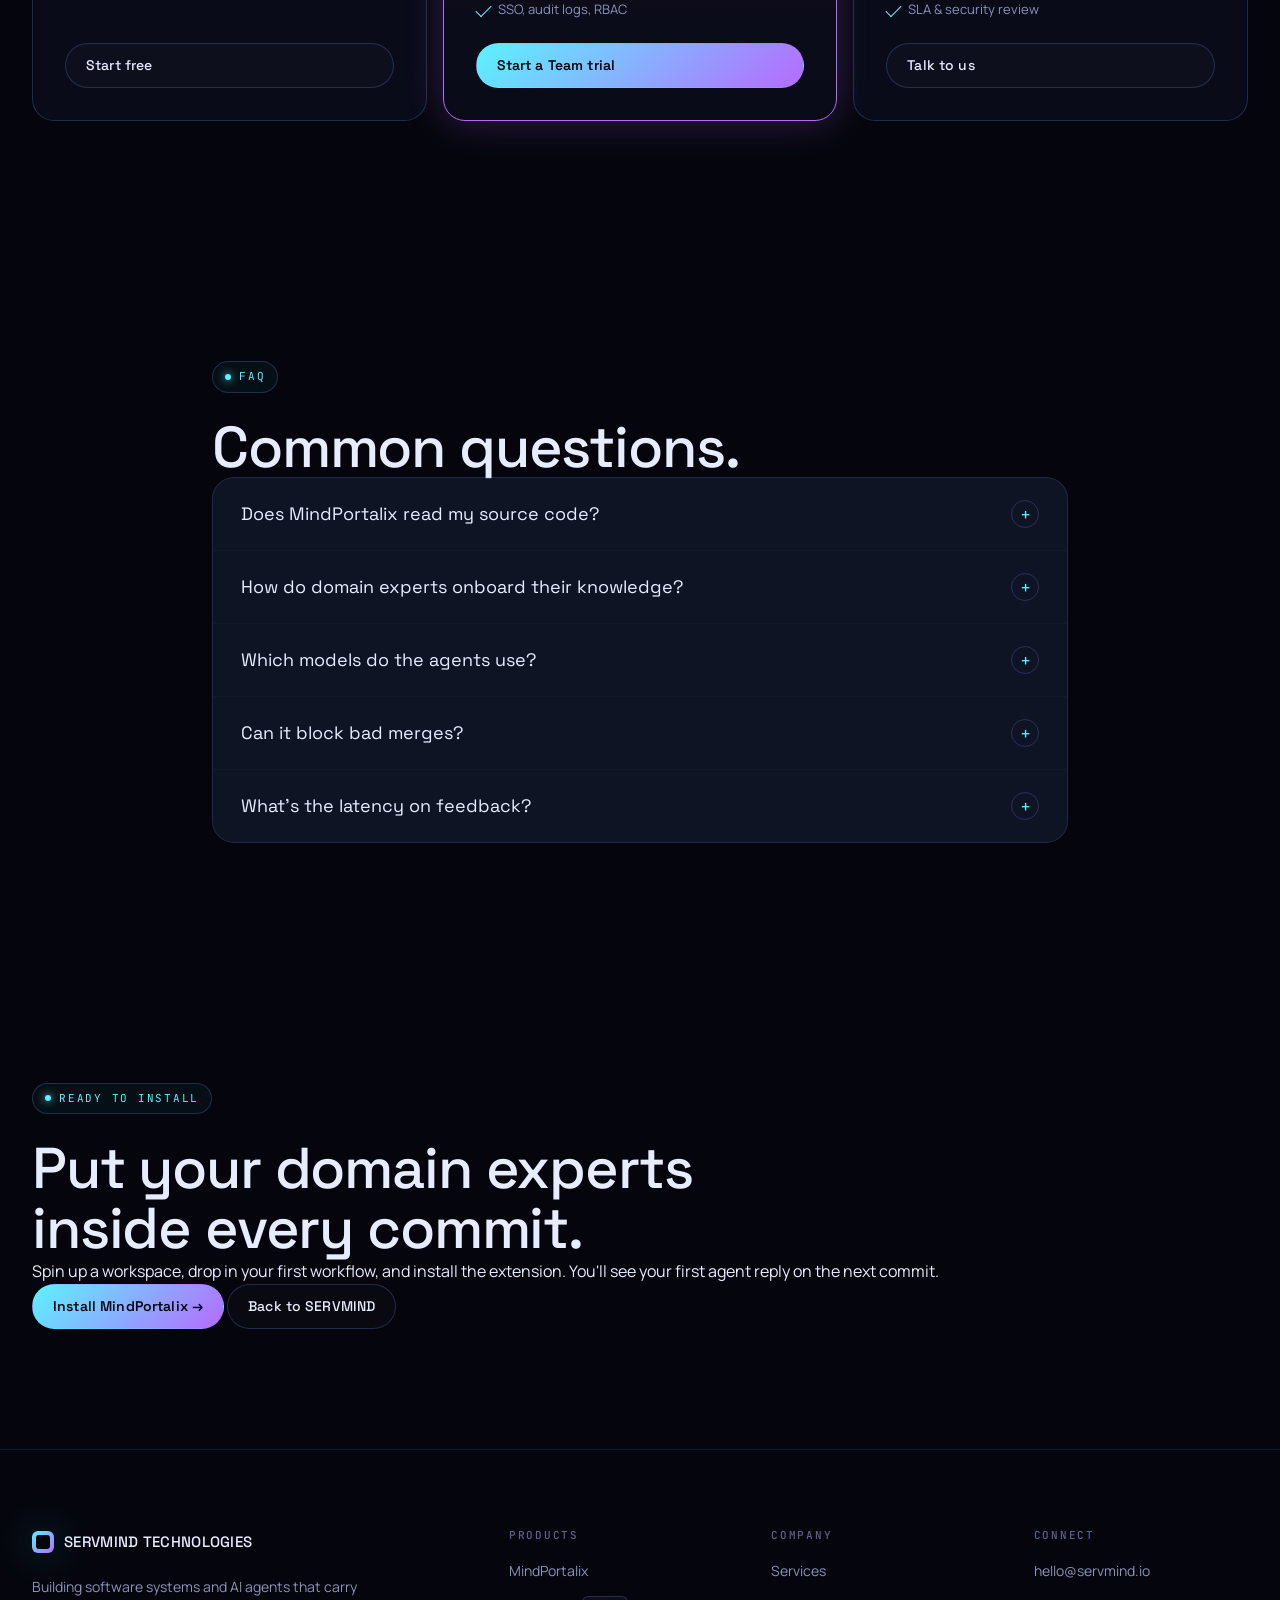
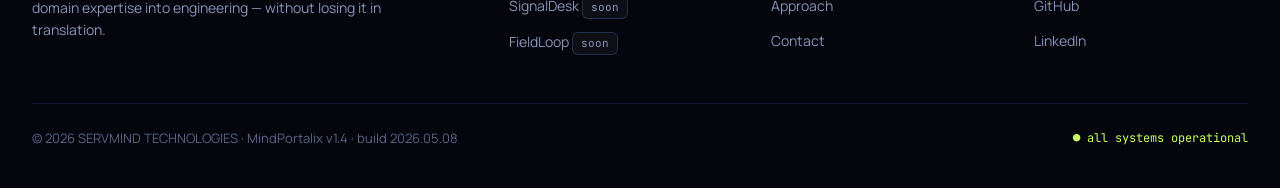
<file: mindportalix.html>
<!DOCTYPE html>
<html lang="en">
<head>
<meta charset="UTF-8">
<meta name="viewport" content="width=device-width, initial-scale=1.0">
<title>MindPortalix — by SERVMIND Technologies</title>
<link rel="preconnect" href="https://fonts.googleapis.com">
<link rel="preconnect" href="https://fonts.gstatic.com" crossorigin>
<link href="https://fonts.googleapis.com/css2?family=Space+Grotesk:wght@400;500;600&family=Manrope:wght@300;400;500;600&family=JetBrains+Mono:wght@400;500&display=swap" rel="stylesheet">
<link rel="stylesheet" href="styles.css">
<style>
/* ===== Product hero ===== */
.product-hero {
  padding: 160px 0 80px;
  position: relative;
}
.product-hero .breadcrumb {
  display: flex;
  align-items: center;
  gap: 10px;
  font-family: 'JetBrains Mono', monospace;
  font-size: 11px;
  letter-spacing: 0.16em;
  text-transform: uppercase;
  color: var(--fg-mute);
  margin-bottom: 32px;
}
.product-hero .breadcrumb a:hover { color: var(--cyan); }
.product-hero .breadcrumb .sep { color: var(--fg-mute); }

.product-hero-grid {
  display: grid;
  grid-template-columns: 1.3fr 1fr;
  gap: 64px;
  align-items: end;
}
.product-hero h1 .grad {
  background: var(--grad-2);
  -webkit-background-clip: text;
  background-clip: text;
  color: transparent;
}
.product-hero p.lede {
  font-size: 19px;
  color: var(--fg-dim);
  max-width: 520px;
  margin-top: 28px;
  line-height: 1.55;
}
.product-hero .meta {
  display: grid;
  grid-template-columns: 1fr 1fr;
  gap: 1px;
  background: var(--line);
  border: 1px solid var(--line);
  border-radius: var(--r-md);
  overflow: hidden;
}
.product-hero .meta-cell {
  padding: 18px 20px;
  background: rgba(14,18,36,0.6);
}
.product-hero .meta-cell .l { font-family:'JetBrains Mono',monospace; font-size:10px; color:var(--fg-mute); letter-spacing:0.16em; text-transform:uppercase; margin-bottom:6px; }
.product-hero .meta-cell .v { font-family:'Space Grotesk',sans-serif; font-size:18px; }

.product-hero-cta { display:flex; gap:12px; margin-top:36px; flex-wrap:wrap; }

/* ===== Video ===== */
.video-shell {
  margin-top: 72px;
  border-radius: var(--r-xl);
  border: 1px solid var(--line-2);
  overflow: hidden;
  position: relative;
  background: rgba(14,18,36,0.6);
}
.video-shell::before {
  content: "";
  position: absolute;
  inset: -1px;
  border-radius: inherit;
  padding: 1px;
  background: linear-gradient(135deg, rgba(92,242,255,0.5), transparent 40%, transparent 60%, rgba(181,107,255,0.5));
  -webkit-mask: linear-gradient(#000 0 0) content-box, linear-gradient(#000 0 0);
  mask: linear-gradient(#000 0 0) content-box, linear-gradient(#000 0 0);
  -webkit-mask-composite: xor;
  mask-composite: exclude;
  pointer-events: none;
  z-index: 1;
}

.video-bar {
  display: flex;
  align-items: center;
  justify-content: space-between;
  padding: 14px 20px;
  border-bottom: 1px solid var(--line-2);
  background: rgba(10,13,28,0.8);
  font-family: 'JetBrains Mono', monospace;
  font-size: 11px;
  color: var(--fg-dim);
  letter-spacing: 0.12em;
  text-transform: uppercase;
}
.video-bar .lights { display: flex; gap: 6px; }
.video-bar .lights span { width: 9px; height: 9px; border-radius: 50%; background: var(--line-2); }
.video-bar .lights span:nth-child(1) { background: #ff5c5c; }
.video-bar .lights span:nth-child(2) { background: var(--warn); }
.video-bar .lights span:nth-child(3) { background: var(--lime); }
.video-bar .right { display:flex; gap:14px; align-items:center; }
.video-bar .live { display:flex; align-items:center; gap:6px; color:var(--lime); }
.video-bar .live::before { content:""; width:6px;height:6px;border-radius:50%; background:var(--lime); box-shadow:0 0 8px var(--lime); animation:pulse 1.5s infinite;}

.video-frame {
  position: relative;
  aspect-ratio: 16 / 9;
  background:
    radial-gradient(circle at 50% 50%, rgba(92,242,255,0.1), transparent 50%),
    #05060d;
  display: grid;
  place-items: center;
  cursor: pointer;
  overflow: hidden;
}
.video-frame iframe { position: absolute; inset: 0; width: 100%; height: 100%; border: none; }

.video-poster { position: absolute; inset: 0; display: grid; place-items: center; }
.video-poster .grid-bg {
  position: absolute; inset: 0;
  background-image:
    linear-gradient(rgba(120,160,255,0.08) 1px, transparent 1px),
    linear-gradient(90deg, rgba(120,160,255,0.08) 1px, transparent 1px);
  background-size: 40px 40px;
  mask-image: radial-gradient(ellipse at center, #000 30%, transparent 80%);
}
.video-poster .play {
  position: relative;
  width: 96px; height: 96px;
  border-radius: 50%;
  background: var(--grad-1);
  display: grid;
  place-items: center;
  box-shadow: 0 0 80px rgba(92,242,255,0.5);
  transition: transform 0.3s;
}
.video-poster:hover .play { transform: scale(1.08); }
.video-poster .play::before {
  content: ""; position: absolute; inset: -16px;
  border-radius: 50%; border: 1px solid rgba(92,242,255,0.4);
  animation: pingRing 2s ease-out infinite;
}
@keyframes pingRing { 0% { transform:scale(0.8); opacity:0.8 } 100% { transform:scale(1.4); opacity:0 } }
.video-poster .play svg { width: 32px; height: 32px; fill: #05060d; margin-left: 4px; }
.video-poster .caption {
  position: absolute;
  bottom: 28px; left: 28px;
  font-family: 'JetBrains Mono', monospace;
  font-size: 11px;
  color: var(--fg-dim);
  letter-spacing: 0.16em;
  text-transform: uppercase;
}
.video-poster .caption strong { color: var(--fg); font-weight: 500; }
.video-poster .corner-tag {
  position: absolute; top: 28px; right: 28px;
  padding: 8px 14px;
  background: rgba(14,18,36,0.8);
  backdrop-filter: blur(10px);
  border: 1px solid var(--line-2);
  border-radius: 8px;
  font-family: 'JetBrains Mono', monospace;
  font-size: 11px;
  color: var(--fg-dim);
  letter-spacing: 0.16em;
}

/* ===== Problem section ===== */
.problem {
  display: grid;
  grid-template-columns: 1.1fr 1fr;
  gap: 80px;
  align-items: start;
}
.problem h2 .grad { background: var(--grad-1); -webkit-background-clip: text; background-clip: text; color: transparent; }
.problem .body p { color: var(--fg-dim); margin-bottom: 18px; font-size: 17px; }

.gap-vis {
  position: relative;
  padding: 28px;
  border: 1px solid var(--line-2);
  border-radius: var(--r-lg);
  background: rgba(14,18,36,0.5);
  display: grid;
  grid-template-columns: 1fr 1fr;
  gap: 16px;
  min-height: 320px;
}
.gap-card {
  padding: 18px;
  border: 1px solid var(--line-2);
  border-radius: var(--r-md);
  background: rgba(10,13,28,0.8);
}
.gap-card.expert { border-color: rgba(181,107,255,0.4); }
.gap-card.dev { border-color: rgba(92,242,255,0.4); }
.gap-card .role {
  font-family:'JetBrains Mono',monospace;
  font-size: 10px;
  letter-spacing: 0.16em;
  text-transform: uppercase;
  color: var(--violet);
  margin-bottom: 12px;
}
.gap-card.dev .role { color: var(--cyan); }
.gap-card h4 { font-family:'Space Grotesk',sans-serif; font-size: 18px; margin-bottom: 10px; }
.gap-card ul { list-style: none; display: flex; flex-direction: column; gap: 8px; }
.gap-card ul li { padding-left: 16px; position: relative; font-size: 13px; color: var(--fg-dim); }
.gap-card ul li::before { content: "▸"; position: absolute; left: 0; color: var(--violet); }
.gap-card.dev ul li::before { color: var(--cyan); }

.gap-bridge {
  grid-column: 1 / -1;
  margin-top: 8px;
  text-align: center;
  padding: 14px;
  background: linear-gradient(90deg, rgba(181,107,255,0.1), rgba(92,242,255,0.1));
  border: 1px dashed var(--line-2);
  border-radius: var(--r-md);
  font-family:'JetBrains Mono',monospace;
  font-size: 12px;
  color: var(--fg);
  letter-spacing: 0.12em;
  text-transform: uppercase;
}
.gap-bridge .grad { background: var(--grad-1); -webkit-background-clip: text; background-clip: text; color: transparent; font-weight: 600; }

/* ===== Flow / How it works ===== */
.flow-head { margin-bottom: 56px; max-width: 720px; }
.flow-head p { color: var(--fg-dim); margin-top: 16px; font-size: 17px; }

.flow {
  position: relative;
  display: grid;
  grid-template-columns: repeat(5, 1fr);
  gap: 0;
  padding: 40px;
  border: 1px solid var(--line-2);
  border-radius: var(--r-lg);
  background:
    radial-gradient(800px 400px at 50% 50%, rgba(92,242,255,0.08), transparent 70%),
    rgba(14,18,36,0.4);
}
.flow-step {
  text-align: center;
  padding: 16px;
  position: relative;
  cursor: pointer;
  transition: transform 0.3s;
}
.flow-step:hover { transform: translateY(-4px); }
.flow-step .icon-wrap {
  width: 72px; height: 72px;
  margin: 0 auto 16px;
  border-radius: 18px;
  background: rgba(14,18,36,0.9);
  border: 1px solid var(--line-2);
  display: grid;
  place-items: center;
  position: relative;
  z-index: 1;
  transition: all 0.3s;
}
.flow-step:hover .icon-wrap { border-color: var(--cyan); box-shadow: var(--shadow-cyan); }
.flow-step .icon-wrap svg { width: 30px; height: 30px; stroke: var(--cyan); fill: none; stroke-width: 1.5; }
.flow-step:nth-child(2) .icon-wrap svg { stroke: var(--violet); }
.flow-step:nth-child(3) .icon-wrap svg { stroke: var(--magenta); }
.flow-step:nth-child(4) .icon-wrap svg { stroke: var(--violet); }
.flow-step:nth-child(5) .icon-wrap svg { stroke: var(--lime); }
.flow-step .num {
  font-family:'JetBrains Mono',monospace;
  font-size: 10px;
  color: var(--fg-mute);
  letter-spacing: 0.2em;
  margin-bottom: 8px;
}
.flow-step h4 { font-family:'Space Grotesk',sans-serif; font-size: 16px; margin-bottom: 8px; }
.flow-step p { font-size: 12px; color: var(--fg-dim); line-height: 1.5; }

.flow-line {
  position: absolute;
  top: 76px;
  left: 10%;
  right: 10%;
  height: 1px;
  background: linear-gradient(90deg, transparent, var(--cyan), var(--violet), var(--magenta), var(--lime), transparent);
  opacity: 0.5;
  z-index: 0;
}
.flow-line .pulse {
  position: absolute;
  top: -3px; left: 0;
  width: 7px; height: 7px;
  border-radius: 50%;
  background: var(--cyan);
  box-shadow: 0 0 12px var(--cyan);
  animation: flowTravel 4s linear infinite;
}
@keyframes flowTravel {
  0% { left: 0%; background: var(--cyan); box-shadow: 0 0 12px var(--cyan); }
  33% { background: var(--violet); box-shadow: 0 0 12px var(--violet); }
  66% { background: var(--magenta); box-shadow: 0 0 12px var(--magenta); }
  100% { left: 100%; background: var(--lime); box-shadow: 0 0 12px var(--lime); }
}

/* ===== Live demo / interactive ===== */
.demo-card {
  display: grid;
  grid-template-columns: 1fr 1fr;
  gap: 0;
  border: 1px solid var(--line-2);
  border-radius: var(--r-lg);
  overflow: hidden;
  background: rgba(14,18,36,0.6);
}
.demo-side {
  padding: 32px;
  border-right: 1px solid var(--line-2);
  display: flex;
  flex-direction: column;
}
.demo-side:last-child { border-right: none; }

.demo-side h3 { margin-bottom: 8px; }
.demo-side .role-pill {
  display: inline-flex;
  align-items: center;
  gap: 8px;
  padding: 4px 10px;
  border: 1px solid var(--line-2);
  border-radius: 999px;
  font-family:'JetBrains Mono',monospace;
  font-size: 10px;
  letter-spacing: 0.16em;
  text-transform: uppercase;
  margin-bottom: 16px;
  color: var(--cyan);
  background: rgba(92,242,255,0.05);
}
.demo-side .role-pill .dot { width: 6px; height: 6px; border-radius: 50%; background: var(--cyan); box-shadow: 0 0 6px var(--cyan); }
.demo-side.right .role-pill { color: var(--violet); background: rgba(181,107,255,0.05); }
.demo-side.right .role-pill .dot { background: var(--violet); box-shadow: 0 0 6px var(--violet); }

/* Code block */
.code-block {
  margin-top: 18px;
  background: #05060d;
  border: 1px solid var(--line-2);
  border-radius: var(--r-md);
  overflow: hidden;
  font-family:'JetBrains Mono',monospace;
  font-size: 12.5px;
  line-height: 1.65;
}
.code-block .ch {
  display: flex;
  align-items: center;
  justify-content: space-between;
  padding: 8px 14px;
  background: rgba(14,18,36,0.6);
  border-bottom: 1px solid var(--line-2);
  font-size: 11px;
  color: var(--fg-mute);
  letter-spacing: 0.12em;
  text-transform: uppercase;
}
.code-block .ch .branch { color: var(--cyan); }
.code-block pre {
  padding: 16px;
  margin: 0;
  overflow-x: auto;
  color: var(--fg);
}
.code-block .ln { color: var(--fg-mute); margin-right: 14px; user-select: none; }
.code-block .kw { color: #b56bff; }
.code-block .fn { color: var(--cyan); }
.code-block .str { color: var(--lime); }
.code-block .cm { color: var(--fg-mute); font-style: italic; }
.code-block .add { background: rgba(198,255,92,0.08); display:inline-block; width:100%; padding-left: 4px; }
.code-block .del { background: rgba(255,92,92,0.08); display:inline-block; width:100%; padding-left: 4px; color: #ff8888; text-decoration: line-through; }

.demo-controls { display:flex; gap: 8px; margin-top: 18px; flex-wrap:wrap; }
.demo-controls .chip {
  padding: 6px 12px;
  font-family:'JetBrains Mono',monospace;
  font-size: 11px;
  border-radius: 999px;
  border: 1px solid var(--line-2);
  background: rgba(14,18,36,0.6);
  color: var(--fg-dim);
  cursor: pointer;
  transition: all 0.2s;
}
.demo-controls .chip:hover { border-color: var(--cyan); color: var(--cyan); }
.demo-controls .chip.active { border-color: var(--cyan); color: var(--cyan); background: rgba(92,242,255,0.08); }

/* Agent feedback panel (right) */
.agent-thread {
  margin-top: 18px;
  display: flex;
  flex-direction: column;
  gap: 12px;
  flex: 1;
}
.agent-msg {
  padding: 14px 16px;
  border-radius: 14px;
  background: rgba(10,13,28,0.6);
  border: 1px solid var(--line-2);
  font-size: 13px;
}
.agent-msg .head {
  display: flex;
  align-items: center;
  justify-content: space-between;
  margin-bottom: 8px;
  font-family:'JetBrains Mono',monospace;
  font-size: 10px;
  color: var(--fg-mute);
  letter-spacing: 0.14em;
  text-transform: uppercase;
}
.agent-msg .agent-name { color: var(--violet); display:flex; align-items:center; gap: 6px;}
.agent-msg .agent-name::before { content:""; width:6px; height:6px; border-radius:50%; background: var(--violet); box-shadow: 0 0 6px var(--violet); }
.agent-msg .severity { padding: 2px 8px; border-radius: 4px; }
.agent-msg .severity.warn { color: var(--warn); background: rgba(255,180,92,0.1); }
.agent-msg .severity.info { color: var(--cyan); background: rgba(92,242,255,0.1); }
.agent-msg .severity.ok { color: var(--lime); background: rgba(198,255,92,0.1); }
.agent-msg .body { color: var(--fg); line-height: 1.55; }
.agent-msg .body code { font-family:'JetBrains Mono',monospace; background: rgba(255,255,255,0.06); padding: 1px 6px; border-radius: 4px; font-size: 11.5px; color: var(--cyan); }
.agent-msg .ref {
  margin-top: 10px;
  padding: 8px 10px;
  background: rgba(255,255,255,0.02);
  border-left: 2px solid var(--violet);
  font-size: 11.5px;
  color: var(--fg-dim);
}
.agent-msg .ref .src { font-family:'JetBrains Mono',monospace; font-size: 10px; color: var(--violet); margin-bottom: 2px; }

/* ===== Features grid ===== */
.features-grid {
  display: grid;
  grid-template-columns: repeat(3, 1fr);
  gap: 16px;
}
.feature {
  padding: 28px;
  background: rgba(14,18,36,0.5);
  border: 1px solid var(--line-2);
  border-radius: var(--r-lg);
  transition: all 0.3s;
}
.feature:hover { border-color: var(--cyan); transform: translateY(-2px); }
.feature .icon {
  width: 44px; height: 44px;
  border-radius: 10px;
  background: rgba(92,242,255,0.08);
  border: 1px solid var(--line-2);
  display: grid;
  place-items: center;
  margin-bottom: 18px;
}
.feature .icon svg { width: 22px; height: 22px; stroke: var(--cyan); fill: none; stroke-width: 1.5; }
.feature h4 { font-family:'Space Grotesk',sans-serif; font-size: 18px; margin-bottom: 8px; }
.feature p { color: var(--fg-dim); font-size: 14px; line-height: 1.55; }

/* ===== Integrations ===== */
.integrations {
  display: flex;
  flex-wrap: wrap;
  gap: 12px;
  margin-top: 32px;
}
.integration {
  display: flex;
  align-items: center;
  gap: 10px;
  padding: 12px 18px;
  background: rgba(14,18,36,0.6);
  border: 1px solid var(--line-2);
  border-radius: 12px;
  font-size: 14px;
  color: var(--fg-dim);
  transition: all 0.2s;
}
.integration:hover { border-color: var(--cyan); color: var(--fg); }
.integration .ico { width: 22px; height: 22px; border-radius: 6px; background: rgba(92,242,255,0.1); display:grid; place-items:center; }
.integration .ico svg { width: 13px; height: 13px; stroke: var(--cyan); fill: none; stroke-width: 1.5; }

/* ===== Pricing ===== */
.pricing-grid {
  display: grid;
  grid-template-columns: repeat(3, 1fr);
  gap: 16px;
}
.price-card {
  padding: 32px;
  border: 1px solid var(--line-2);
  border-radius: var(--r-lg);
  background: rgba(14,18,36,0.5);
  position: relative;
  display: flex;
  flex-direction: column;
}
.price-card.featured {
  border-color: var(--violet);
  background: linear-gradient(180deg, rgba(181,107,255,0.08), rgba(14,18,36,0.5));
  box-shadow: var(--shadow-violet);
}
.price-card .plan-name { font-family:'Space Grotesk',sans-serif; font-size: 20px; margin-bottom: 4px; }
.price-card .plan-desc { color: var(--fg-dim); font-size: 13px; margin-bottom: 24px; }
.price-card .price { font-family:'Space Grotesk',sans-serif; font-size: 44px; letter-spacing: -0.02em; margin-bottom: 4px; }
.price-card .price .per { font-size: 14px; color: var(--fg-dim); }
.price-card .featured-tag {
  position: absolute; top: -12px; right: 24px;
  padding: 4px 10px;
  background: var(--grad-2);
  color: #05060d;
  font-family:'JetBrains Mono',monospace;
  font-size: 10px;
  font-weight: 600;
  border-radius: 999px;
  letter-spacing: 0.14em;
  text-transform: uppercase;
}
.price-card ul { list-style:none; display:flex; flex-direction:column; gap: 10px; margin: 24px 0; flex: 1; }
.price-card ul li { font-size: 13px; color: var(--fg-dim); padding-left: 22px; position: relative; }
.price-card ul li::before {
  content: ""; position: absolute; left: 0; top: 6px;
  width: 14px; height: 7px;
  border-left: 1.5px solid var(--cyan);
  border-bottom: 1.5px solid var(--cyan);
  transform: rotate(-45deg);
}

/* ===== FAQ ===== */
.faq-list { display:flex; flex-direction:column; gap: 1px; background: var(--line); border: 1px solid var(--line); border-radius: var(--r-lg); overflow: hidden; }
.faq-item { background: rgba(14,18,36,0.6); }
.faq-q {
  padding: 22px 28px;
  display: flex;
  justify-content: space-between;
  align-items: center;
  cursor: pointer;
  font-family:'Space Grotesk',sans-serif;
  font-size: 18px;
  transition: background 0.2s;
}
.faq-q:hover { background: rgba(20,26,49,0.8); }
.faq-q .plus {
  width: 28px; height: 28px;
  border-radius: 50%;
  border: 1px solid var(--line-2);
  display: grid;
  place-items: center;
  color: var(--cyan);
  font-size: 18px;
  transition: transform 0.3s;
  flex-shrink: 0;
}
.faq-item.open .faq-q .plus { transform: rotate(45deg); border-color: var(--cyan); }
.faq-a {
  max-height: 0;
  overflow: hidden;
  transition: max-height 0.4s ease;
  padding: 0 28px;
  color: var(--fg-dim);
}
.faq-item.open .faq-a { max-height: 240px; padding: 0 28px 24px; }

@media (max-width: 980px) {
  .product-hero-grid { grid-template-columns: 1fr; }
  .problem { grid-template-columns: 1fr; gap: 40px; }
  .flow { grid-template-columns: 1fr 1fr; }
  .flow-line { display: none; }
  .demo-card { grid-template-columns: 1fr; }
  .demo-side { border-right: none; border-bottom: 1px solid var(--line-2); }
  .features-grid, .pricing-grid { grid-template-columns: 1fr; }
}
</style>
</head>
<body>

<!-- ============ NAV ============ -->
<nav class="nav">
  <a href="index.html" class="nav-logo">
    <span class="glyph"></span>
    <span>SERVMIND</span>
  </a>
  <div class="nav-links">
    <a href="index.html#services">Services</a>
    <a href="index.html#products" class="active">Products</a>
    <a href="index.html#approach">Approach</a>
    <a href="blog.html">Blog</a>
    <a href="docs/index.html">Docs</a>
    <a href="index.html#contact">Contact</a>
  </div>
  <button class="theme-toggle" aria-label="Toggle theme" title="Toggle theme">
    <svg class="moon" viewBox="0 0 24 24"><path d="M21 12.8A9 9 0 1 1 11.2 3a7 7 0 0 0 9.8 9.8z"/></svg>
    <svg class="sun" viewBox="0 0 24 24"><circle cx="12" cy="12" r="4"/><path d="M12 2v2M12 20v2M2 12h2M20 12h2M5 5l1.5 1.5M17.5 17.5L19 19M5 19l1.5-1.5M17.5 6.5L19 5"/></svg>
  </button>
  <a href="#demo" class="btn btn-primary">▶ Watch demo</a>
</nav>
<script src="theme.js"></script>

<!-- ============ Product hero ============ -->
<section class="product-hero" data-screen-label="01 Product hero">
  <div class="container">
    <div class="breadcrumb fade-in">
      <a href="index.html">SERVMIND</a>
      <span class="sep">/</span>
      <a href="index.html#products">Products</a>
      <span class="sep">/</span>
      <span style="color:var(--fg);">MindPortalix</span>
    </div>

    <div class="product-hero-grid">
      <div>
        <div class="hero-eyebrow fade-in" style="margin-bottom:24px;">
          <span class="badge" style="background:var(--grad-2);">PRODUCT</span>
          <span>MindPortalix · Domain-aligned engineering</span>
        </div>
        <h1 class="fade-in">
          Where <span class="grad">domain expertise</span><br>
          meets every commit.
        </h1>
        <p class="lede fade-in">
          MindPortalix listens to what your developers ship — every commit, branch and merge — and runs it past the people who actually own the domain. AI agents check each change against your team's documented best practices, workflows, references and MCP-connected tools, then return aligned, contextual feedback right inside VS Code.
        </p>
        <div class="product-hero-cta fade-in">
          <a href="#demo" class="btn btn-grad">▶ Watch the 90s demo</a>
          <a href="#flow" class="btn btn-ghost">See how it works</a>
          <a href="#install" class="btn btn-ghost">Install extension</a>
        </div>
      </div>

      <div class="meta fade-in">
        <div class="meta-cell"><div class="l">Surface</div><div class="v">VS Code · Cursor</div></div>
        <div class="meta-cell"><div class="l">Triggered on</div><div class="v">Commit · Branch · Merge</div></div>
        <div class="meta-cell"><div class="l">Knowledge sources</div><div class="v">Files · MCP · Workflows</div></div>
        <div class="meta-cell"><div class="l">Avg feedback time</div><div class="v">~ 4.2 sec</div></div>
        <div class="meta-cell"><div class="l">Status</div><div class="v" style="color:var(--lime);">● Live · v1.4</div></div>
        <div class="meta-cell"><div class="l">Tier</div><div class="v">Beta open</div></div>
      </div>
    </div>

    <!-- ============ Video ============ -->
    <div id="demo" class="video-shell fade-in">
      <div class="video-bar">
        <div style="display:flex; align-items:center; gap:14px;">
          <div class="lights"><span></span><span></span><span></span></div>
          <span>mindportalix · demo · 90s walkthrough</span>
        </div>
        <div class="right">
          <span>1080p · stereo</span>
          <span class="live">LIVE PRODUCT</span>
        </div>
      </div>
      <div class="video-frame" id="videoFrame" data-video-id="dQw4w9WgXcQ">
        <div class="video-poster" id="videoPoster">
          <div class="grid-bg"></div>
          <div class="play">
            <svg viewBox="0 0 24 24"><path d="M5 3v18l16-9z"/></svg>
          </div>
          <div class="caption">
            <div style="margin-bottom:6px; color:var(--fg-mute);">▸ press to start</div>
            <strong>How MindPortalix turns expert knowledge into agent feedback</strong>
          </div>
          <div class="corner-tag">YOUTUBE · 1:32</div>
        </div>
      </div>
    </div>
  </div>
</section>

<!-- ============ Problem / The gap ============ -->
<section data-screen-label="02 The gap">
  <div class="container">
    <div class="problem">
      <div class="body fade-in">
        <span class="section-tag"><span class="dot"></span> The gap we're closing</span>
        <h2>Domain experts know <span class="grad">why</span>.<br>Developers know <span class="grad">how</span>.<br>The handoff is where things break.</h2>
        <div style="margin-top:32px;">
          <p>Your domain experts hold years of context — vocabulary, edge cases, regulatory nuance, the unwritten "we don't do it that way" rules. Your developers hold the technical chops to translate that into systems.</p>
          <p>Between them sits a long, lossy chain of tickets, calls, and tribal knowledge. Decisions slip. Best practices age. Reviews catch the mistakes you happened to think of.</p>
          <p style="color: var(--fg);">MindPortalix is the always-on portal between the two — so the next commit is read, in real time, against the expertise that should be guiding it.</p>
        </div>
      </div>

      <div class="gap-vis fade-in">
        <div class="gap-card expert">
          <div class="role">Domain expert</div>
          <h4>Owns the why</h4>
          <ul>
            <li>Workflows and runbooks</li>
            <li>Reference documents</li>
            <li>Connected tools (MCP)</li>
            <li>Edge cases &amp; regulations</li>
            <li>"How we actually work"</li>
          </ul>
        </div>
        <div class="gap-card dev">
          <div class="role">Developer</div>
          <h4>Owns the how</h4>
          <ul>
            <li>Codebase &amp; architecture</li>
            <li>Tests, CI, releases</li>
            <li>Implementation choices</li>
            <li>Refactors &amp; merges</li>
            <li>Speed of delivery</li>
          </ul>
        </div>
        <div class="gap-bridge">
          ◂ MindPortalix · the <span class="grad">live portal</span> between them ▸
        </div>
      </div>
    </div>
  </div>
</section>

<!-- ============ How it works (flow) ============ -->
<section id="flow" data-screen-label="03 How it works">
  <div class="container">
    <div class="flow-head fade-in">
      <span class="section-tag"><span class="dot"></span> How it works</span>
      <h2>Five steps. Four seconds.</h2>
      <p>MindPortalix sits inside the editor your team already uses. It picks up every change, runs it through a fleet of domain-aware agents, and replies before the developer's coffee gets cold.</p>
    </div>

    <div class="flow fade-in">
      <div class="flow-line"><div class="pulse"></div></div>

      <div class="flow-step">
        <div class="num">01 / DETECT</div>
        <div class="icon-wrap"><svg viewBox="0 0 24 24"><path d="M6 3v12a3 3 0 0 0 3 3h0a3 3 0 0 0 3-3V9a3 3 0 0 1 3-3h0a3 3 0 0 1 3 3v12"/><circle cx="6" cy="3" r="2"/><circle cx="18" cy="21" r="2"/></svg></div>
        <h4>Commit detected</h4>
        <p>VS Code extension watches for commits, branch creates, and merges.</p>
      </div>
      <div class="flow-step">
        <div class="num">02 / TRANSMIT</div>
        <div class="icon-wrap"><svg viewBox="0 0 24 24"><path d="M2 12h20M16 6l6 6-6 6M8 18l-6-6 6-6"/></svg></div>
        <h4>Sent to portal</h4>
        <p>Diff, branch and metadata stream to MindPortalix securely.</p>
      </div>
      <div class="flow-step">
        <div class="num">03 / EVALUATE</div>
        <div class="icon-wrap"><svg viewBox="0 0 24 24"><circle cx="12" cy="12" r="3"/><path d="M12 2v4M12 18v4M2 12h4M18 12h4M5 5l3 3M16 16l3 3M5 19l3-3M16 8l3-3"/></svg></div>
        <h4>Agents reason</h4>
        <p>Domain agents check the change against workflows, MCP tools, and references.</p>
      </div>
      <div class="flow-step">
        <div class="num">04 / SYNTHESIZE</div>
        <div class="icon-wrap"><svg viewBox="0 0 24 24"><path d="M4 6h16M4 12h10M4 18h16"/><circle cx="20" cy="12" r="2"/></svg></div>
        <h4>Feedback drafted</h4>
        <p>A reviewer agent synthesizes, ranks, and links to source material.</p>
      </div>
      <div class="flow-step">
        <div class="num">05 / DELIVER</div>
        <div class="icon-wrap"><svg viewBox="0 0 24 24"><path d="M3 12l5 5 13-13"/></svg></div>
        <h4>Inline in editor</h4>
        <p>Developer sees aligned, contextual feedback in VS Code — within seconds.</p>
      </div>
    </div>
  </div>
</section>

<!-- ============ Live demo ============ -->
<section data-screen-label="04 Live demo">
  <div class="container">
    <div class="services-head fade-in">
      <div>
        <span class="section-tag"><span class="dot"></span> A worked example</span>
        <h2>From a routine commit<br>to a precise, sourced reply.</h2>
      </div>
      <p>Pick a scenario. Watch what arrives in the editor.</p>
    </div>

    <div class="demo-card fade-in">
      <!-- LEFT: developer side -->
      <div class="demo-side left">
        <span class="role-pill"><span class="dot"></span> Developer · VS Code</span>
        <h3>commit · feat: relax retry limits</h3>
        <p style="color:var(--fg-dim); font-size:14px;">Sarah opens a PR on the payments service. The diff looks small.</p>

        <div class="demo-controls">
          <button class="chip active" data-scenario="retries">retry-limits</button>
          <button class="chip" data-scenario="naming">domain-naming</button>
          <button class="chip" data-scenario="schema">schema-change</button>
        </div>

        <div class="code-block" id="codeBlock">
          <div class="ch">
            <span><span class="branch">feat/relax-retry-limits</span> · payments-service/retry.ts</span>
            <span>+3 −1</span>
          </div>
          <pre id="codeContent"></pre>
        </div>
      </div>

      <!-- RIGHT: portal feedback -->
      <div class="demo-side right">
        <span class="role-pill"><span class="dot"></span> MindPortalix · agent thread</span>
        <h3>3 signals from your domain knowledge</h3>
        <p style="color:var(--fg-dim); font-size:14px;">Generated from <strong style="color:var(--fg)">payments-runbook.md</strong>, MCP <strong style="color:var(--fg)">stripe-policies</strong>, and workflow <strong style="color:var(--fg)">refund-handling</strong>.</p>

        <div class="agent-thread" id="agentThread"></div>
      </div>
    </div>
  </div>
</section>

<!-- ============ Features ============ -->
<section data-screen-label="05 Features">
  <div class="container">
    <div class="services-head fade-in">
      <div>
        <span class="section-tag"><span class="dot"></span> Features</span>
        <h2>Everything you need to make<br>every change a domain-aware change.</h2>
      </div>
      <p>Designed for teams who are tired of rediscovering the same lessons.</p>
    </div>

    <div class="features-grid">
      <div class="feature fade-in">
        <div class="icon"><svg viewBox="0 0 24 24"><rect x="3" y="3" width="18" height="18" rx="3"/><path d="M3 9h18M9 21V9"/></svg></div>
        <h4>Native VS Code &amp; Cursor extension</h4>
        <p>Inline diagnostics, hover cards, side-panel threads, codelens actions — all native.</p>
      </div>
      <div class="feature fade-in">
        <div class="icon"><svg viewBox="0 0 24 24"><path d="M3 6h18M3 12h18M3 18h18"/><circle cx="6" cy="6" r="1.5"/><circle cx="12" cy="12" r="1.5"/><circle cx="18" cy="18" r="1.5"/></svg></div>
        <h4>Workflow capture, not prompt-tuning</h4>
        <p>Domain experts upload runbooks, decisions, files. No prompt engineering required.</p>
      </div>
      <div class="feature fade-in">
        <div class="icon"><svg viewBox="0 0 24 24"><path d="M4 4h6v6H4zM14 4h6v6h-6zM4 14h6v6H4zM14 14h6v6h-6z"/><path d="M10 7h4M7 10v4M17 10v4M10 17h4"/></svg></div>
        <h4>MCP tool integration</h4>
        <p>Plug in any MCP server — internal docs, ticketing, observability, custom APIs.</p>
      </div>
      <div class="feature fade-in">
        <div class="icon"><svg viewBox="0 0 24 24"><circle cx="12" cy="12" r="9"/><path d="M12 7v5l3 3"/></svg></div>
        <h4>Triggers on every signal</h4>
        <p>Commits, branches, merges, draft PRs. You decide which events deserve a check.</p>
      </div>
      <div class="feature fade-in">
        <div class="icon"><svg viewBox="0 0 24 24"><path d="M3 12l4 4L21 4"/><path d="M21 12v7a2 2 0 0 1-2 2H5a2 2 0 0 1-2-2V5a2 2 0 0 1 2-2h11"/></svg></div>
        <h4>Sourced, citable feedback</h4>
        <p>Every signal links back to the workflow, file, or MCP tool that informed it.</p>
      </div>
      <div class="feature fade-in">
        <div class="icon"><svg viewBox="0 0 24 24"><path d="M4 21V11l8-7 8 7v10"/><path d="M9 21v-7h6v7"/></svg></div>
        <h4>Self-hosted available</h4>
        <p>Cloud, single-tenant, or on-prem. Your domain knowledge stays where you want it.</p>
      </div>
    </div>

    <h3 style="margin-top:64px; margin-bottom:8px;">Works with the tools you already use</h3>
    <p style="color:var(--fg-dim);">Lightweight integrations across the developer and expert sides.</p>
    <div class="integrations">
      <div class="integration"><div class="ico"><svg viewBox="0 0 24 24"><rect x="3" y="3" width="18" height="18" rx="3"/></svg></div> VS Code</div>
      <div class="integration"><div class="ico"><svg viewBox="0 0 24 24"><circle cx="12" cy="12" r="9"/><path d="M3 12h18"/></svg></div> Cursor</div>
      <div class="integration"><div class="ico"><svg viewBox="0 0 24 24"><circle cx="12" cy="12" r="9"/><path d="M9 9l6 6M15 9l-6 6"/></svg></div> GitHub</div>
      <div class="integration"><div class="ico"><svg viewBox="0 0 24 24"><path d="M5 5h14v14H5z"/></svg></div> GitLab</div>
      <div class="integration"><div class="ico"><svg viewBox="0 0 24 24"><path d="M3 12l9-9 9 9-9 9z"/></svg></div> Linear</div>
      <div class="integration"><div class="ico"><svg viewBox="0 0 24 24"><circle cx="12" cy="12" r="9"/></svg></div> Notion</div>
      <div class="integration"><div class="ico"><svg viewBox="0 0 24 24"><rect x="4" y="4" width="16" height="16" rx="2"/></svg></div> Confluence</div>
      <div class="integration"><div class="ico"><svg viewBox="0 0 24 24"><path d="M4 12h16M12 4v16"/></svg></div> Slack</div>
      <div class="integration"><div class="ico"><svg viewBox="0 0 24 24"><circle cx="8" cy="12" r="4"/><circle cx="16" cy="12" r="4"/></svg></div> Any MCP server</div>
    </div>
  </div>
</section>

<!-- ============ Pricing ============ -->
<section id="install" data-screen-label="06 Pricing">
  <div class="container">
    <div class="services-head fade-in">
      <div>
        <span class="section-tag"><span class="dot"></span> Plans</span>
        <h2>Start small. Scale as<br>your domain knowledge grows.</h2>
      </div>
      <p>All plans include the VS Code extension, agent runtime, and MCP support.</p>
    </div>

    <div class="pricing-grid fade-in">
      <div class="price-card">
        <div class="plan-name">Solo</div>
        <div class="plan-desc">For independent experts and small teams.</div>
        <div class="price">$0<span class="per"> /month</span></div>
        <span class="mono">Up to 1 expert · 3 developers</span>
        <ul>
          <li>VS Code &amp; Cursor extension</li>
          <li>1 workflow · 25 source files</li>
          <li>Commit + branch triggers</li>
          <li>Hosted by SERVMIND</li>
        </ul>
        <a href="#" class="btn btn-ghost">Start free</a>
      </div>

      <div class="price-card featured">
        <div class="featured-tag">Most teams pick this</div>
        <div class="plan-name">Team</div>
        <div class="plan-desc">For product orgs with real domain depth.</div>
        <div class="price">$29<span class="per"> /seat / month</span></div>
        <span class="mono">Up to 25 seats · unlimited experts</span>
        <ul>
          <li>Everything in Solo</li>
          <li>Unlimited workflows &amp; sources</li>
          <li>Merge + custom event triggers</li>
          <li>MCP server connections</li>
          <li>SSO, audit logs, RBAC</li>
        </ul>
        <a href="#" class="btn btn-grad">Start a Team trial</a>
      </div>

      <div class="price-card">
        <div class="plan-name">Enterprise</div>
        <div class="plan-desc">For regulated, scaled, or self-hosted teams.</div>
        <div class="price">Custom</div>
        <span class="mono">Volume · self-hosted · bespoke</span>
        <ul>
          <li>Everything in Team</li>
          <li>Single-tenant or on-prem</li>
          <li>Dedicated agent training</li>
          <li>Domain consulting hours</li>
          <li>SLA &amp; security review</li>
        </ul>
        <a href="#" class="btn btn-ghost">Talk to us</a>
      </div>
    </div>
  </div>
</section>

<!-- ============ FAQ ============ -->
<section data-screen-label="07 FAQ">
  <div class="container" style="max-width: 920px;">
    <div class="services-head fade-in" style="display:block;">
      <span class="section-tag"><span class="dot"></span> FAQ</span>
      <h2>Common questions.</h2>
    </div>

    <div class="faq-list fade-in">
      <div class="faq-item">
        <div class="faq-q">Does MindPortalix read my source code?<span class="plus">+</span></div>
        <div class="faq-a"><p style="padding-top:8px;">Only the diff and metadata of the change you commit. Full repo access is opt-in, scoped per repository, and never used for training.</p></div>
      </div>
      <div class="faq-item">
        <div class="faq-q">How do domain experts onboard their knowledge?<span class="plus">+</span></div>
        <div class="faq-a"><p style="padding-top:8px;">Through a simple workspace UI: drag in files, write workflows in plain language, connect MCP servers. No prompt engineering, no embeddings to manage.</p></div>
      </div>
      <div class="faq-item">
        <div class="faq-q">Which models do the agents use?<span class="plus">+</span></div>
        <div class="faq-a"><p style="padding-top:8px;">A mix — frontier models for synthesis, smaller fast models for triage. You can pin model providers per workspace, including Bedrock, Azure OpenAI, or self-hosted.</p></div>
      </div>
      <div class="faq-item">
        <div class="faq-q">Can it block bad merges?<span class="plus">+</span></div>
        <div class="faq-a"><p style="padding-top:8px;">Yes — optional. You can configure severity thresholds that fail CI, request human review, or just post advisory comments. Defaults are advisory only.</p></div>
      </div>
      <div class="faq-item">
        <div class="faq-q">What's the latency on feedback?<span class="plus">+</span></div>
        <div class="faq-a"><p style="padding-top:8px;">Typical end-to-end is under 5 seconds for commits, 15s for full merges. Heavy MCP tool calls extend that proportionally.</p></div>
      </div>
    </div>
  </div>
</section>

<!-- ============ Big CTA ============ -->
<section>
  <div class="container">
    <div class="bigcta fade-in">
      <span class="section-tag"><span class="dot"></span> Ready to install</span>
      <h2>Put your domain experts<br>inside every commit.</h2>
      <p>Spin up a workspace, drop in your first workflow, and install the extension. You'll see your first agent reply on the next commit.</p>
      <div class="cta-row">
        <a href="#" class="btn btn-grad">Install MindPortalix →</a>
        <a href="index.html" class="btn btn-ghost">Back to SERVMIND</a>
      </div>
    </div>
  </div>
</section>

<!-- ============ Footer ============ -->
<footer class="footer">
  <div class="container">
    <div class="footer-grid">
      <div>
        <a href="index.html" class="nav-logo" style="margin-bottom:14px;display:inline-flex;">
          <span class="glyph"></span>
          <span>SERVMIND TECHNOLOGIES</span>
        </a>
        <p style="color:var(--fg-dim); max-width:360px; margin-top:8px; font-size:14px;">
          Building software systems and AI agents that carry domain expertise into engineering — without losing it in translation.
        </p>
      </div>
      <div>
        <h4>Products</h4>
        <ul>
          <li><a href="mindportalix.html">MindPortalix</a></li>
          <li><a href="#">SignalDesk <span class="kbd">soon</span></a></li>
          <li><a href="#">FieldLoop <span class="kbd">soon</span></a></li>
        </ul>
      </div>
      <div>
        <h4>Company</h4>
        <ul>
          <li><a href="index.html#services">Services</a></li>
          <li><a href="index.html#approach">Approach</a></li>
          <li><a href="index.html#contact">Contact</a></li>
        </ul>
      </div>
      <div>
        <h4>Connect</h4>
        <ul>
          <li><a href="mailto:hello@servmind.io">hello@servmind.io</a></li>
          <li><a href="#">GitHub</a></li>
          <li><a href="#">LinkedIn</a></li>
        </ul>
      </div>
    </div>
    <div class="footer-base">
      <span>© 2026 SERVMIND TECHNOLOGIES · MindPortalix v1.4 · build 2026.05.08</span>
      <span style="font-family:'JetBrains Mono',monospace;font-size:12px; color:var(--lime);">● all systems operational</span>
    </div>
  </div>
</footer>

<script>
// ===== Reveal on scroll =====
const fadeEls = document.querySelectorAll('.fade-in');
const observer = new IntersectionObserver((entries) => {
  entries.forEach(e => { if (e.isIntersecting) e.target.classList.add('visible'); });
}, { threshold: 0.1 });
fadeEls.forEach(el => observer.observe(el));
setTimeout(() => fadeEls.forEach(el => el.classList.add('visible')), 250);

// ===== Video play =====
const videoFrame = document.getElementById('videoFrame');
const videoPoster = document.getElementById('videoPoster');
videoFrame.addEventListener('click', () => {
  const id = videoFrame.dataset.videoId;
  videoPoster.style.display = 'none';
  const iframe = document.createElement('iframe');
  iframe.src = `https://www.youtube.com/embed/${id}?autoplay=1&rel=0`;
  iframe.allow = 'accelerometer; autoplay; clipboard-write; encrypted-media; gyroscope; picture-in-picture';
  iframe.allowFullscreen = true;
  videoFrame.appendChild(iframe);
});

// ===== Scenario switcher =====
const scenarios = {
  retries: {
    code: [
      {ln: '14', cls: '', text: '<span class="kw">async function</span> <span class="fn">attemptCharge</span>(payment) {'},
      {ln: '15', cls: '', text: '  <span class="kw">const</span> result = <span class="kw">await</span> stripe.charge(payment);'},
      {ln: '16', cls: 'del', text: '  <span class="kw">const</span> maxRetries = <span class="str">3</span>;'},
      {ln: '16', cls: 'add', text: '  <span class="kw">const</span> maxRetries = <span class="str">10</span>; <span class="cm">// be more lenient</span>'},
      {ln: '17', cls: '', text: '  <span class="kw">if</span> (!result.ok) {'},
      {ln: '18', cls: 'add', text: '    <span class="kw">return</span> <span class="fn">retryWithBackoff</span>(payment, maxRetries);'},
      {ln: '19', cls: '', text: '  }'},
      {ln: '20', cls: '', text: '}'}
    ],
    branch: 'feat/relax-retry-limits',
    file: 'payments-service/retry.ts',
    title: 'commit · feat: relax retry limits',
    devNote: 'Sarah opens a PR on the payments service. The diff looks small.',
    msgs: [
      {agent: 'Payments-Domain Agent', sev:'warn', sevLabel:'POLICY · WARN', body: 'Raising <code>maxRetries</code> from 3 to 10 violates our refund window policy. Customers can be charged repeatedly within the 24h dispute window if upstream returns soft failures.', ref: {src: 'payments-runbook.md · §4 Retry policy', text: '"Hard cap retries at 3 within any 24h window for card-not-present transactions."'}},
      {agent: 'Stripe-MCP Agent', sev:'info', sevLabel:'CONTEXT', body: 'Stripe rate-limits the same idempotency key after 5 attempts in a row. Going to 10 will start returning <code>429 too_many_requests</code>.', ref: {src: 'MCP · stripe-policies / retry-limits', text: '"For card_payment_intent, recommended max attempts: 3."'}},
      {agent: 'Refund-Workflow Agent', sev:'ok', sevLabel:'SUGGESTED FIX', body: 'Wrap retries in <code>withDisputeWindow()</code> and cap at 3. The helper is already in <code>payments-service/policy.ts</code> and matches the documented runbook.', ref: {src: 'workflow · refund-handling / step 2', text: 'Always confirm dispute window before any retry beyond first attempt.'}}
    ]
  },
  naming: {
    code: [
      {ln: '8', cls: '', text: '<span class="kw">export interface</span> <span class="fn">PolicyHolder</span> {'},
      {ln: '9', cls: 'del', text: '  customerId: <span class="kw">string</span>;'},
      {ln: '9', cls: 'add', text: '  insuredId: <span class="kw">string</span>;'},
      {ln: '10', cls: '', text: '  policyNumber: <span class="kw">string</span>;'},
      {ln: '11', cls: 'add', text: '  beneficiaries: Beneficiary[];'},
      {ln: '12', cls: '', text: '  createdAt: <span class="kw">Date</span>;'},
      {ln: '13', cls: '', text: '}'}
    ],
    branch: 'feat/policyholder-domain',
    file: 'core/types/policy.ts',
    title: 'commit · feat: align policy holder model',
    devNote: 'Diego renames a field on the PolicyHolder type to match an internal doc.',
    msgs: [
      {agent: 'Insurance-Domain Agent', sev:'info', sevLabel:'NAMING · MATCH', body: 'Renaming <code>customerId</code> → <code>insuredId</code> matches the canonical glossary. Good move.', ref: {src: 'glossary.md · Insured vs Customer', text: '"In this codebase, the entity covered by a policy is always called the Insured, never Customer."'}},
      {agent: 'Schema-Drift Agent', sev:'warn', sevLabel:'BREAKING · WARN', body: '7 downstream services still send <code>customerId</code> on the policy event. Renaming the type without a backwards-compatible field will break <code>claims-svc</code> and <code>billing-svc</code>.', ref: {src: 'MCP · schema-registry / policy.created', text: 'Producers: claims-svc@v3, billing-svc@v8, audit-svc@v2 · last updated 11 days ago.'}},
      {agent: 'Migration-Workflow Agent', sev:'ok', sevLabel:'SUGGESTED FIX', body: 'Add <code>customerId</code> as a deprecated alias for one release, register a v2 policy event, and follow the documented dual-write migration.', ref: {src: 'workflow · field-rename / dual-write', text: 'Step 1: alias old field. Step 2: emit v2 event. Step 3: deprecate after 2 releases.'}}
    ]
  },
  schema: {
    code: [
      {ln: '22', cls: '', text: '<span class="kw">CREATE TABLE</span> orders ('},
      {ln: '23', cls: '', text: '  id <span class="kw">UUID PRIMARY KEY</span>,'},
      {ln: '24', cls: '', text: '  customer_id <span class="kw">UUID</span>,'},
      {ln: '25', cls: 'del', text: '  total_cents <span class="kw">INTEGER NOT NULL</span>,'},
      {ln: '25', cls: 'add', text: '  total <span class="kw">DECIMAL</span>(<span class="str">10,2</span>) <span class="kw">NOT NULL</span>,'},
      {ln: '26', cls: 'add', text: '  currency <span class="kw">VARCHAR</span>(<span class="str">3</span>),'},
      {ln: '27', cls: '', text: '  created_at <span class="kw">TIMESTAMPTZ</span> <span class="kw">DEFAULT NOW</span>()'},
      {ln: '28', cls: '', text: ');'}
    ],
    branch: 'feat/orders-decimal-total',
    file: 'db/migrations/0142_orders.sql',
    title: 'commit · feat: switch order total to DECIMAL',
    devNote: 'Marcus rewrites the orders table to store totals as DECIMAL.',
    msgs: [
      {agent: 'Money-Domain Agent', sev:'warn', sevLabel:'PRECISION · WARN', body: 'Switching from <code>INTEGER cents</code> to <code>DECIMAL(10,2)</code> reverses our documented Money-as-integer policy. Float-style rounding has bitten us twice already (see incidents).', ref: {src: 'finance-handbook.md · §2 Money representation', text: '"All monetary values stored as integer minor units. No DECIMAL. No FLOAT."'}},
      {agent: 'Audit-Trail Agent', sev:'info', sevLabel:'COMPLIANCE', body: 'Auditors flagged this exact change in 2024. Adding <code>currency</code> alone is fine; changing the storage type requires a finance-board approval per our SOX runbook.', ref: {src: 'workflow · sox-controls / schema-change', text: 'Schema changes touching monetary fields require finance + audit sign-off before merge.'}},
      {agent: 'Migration-Strategy Agent', sev:'ok', sevLabel:'SUGGESTED FIX', body: 'Keep <code>total_cents INTEGER</code>. Add a <code>currency</code> column. Build presentation logic, not storage logic, around DECIMAL formatting.', ref: {src: 'incident · 2024-11-04 / rounding-drift', text: 'Postmortem reaffirmed integer-only storage for amounts.'}}
    ]
  }
};

const codeContent = document.getElementById('codeContent');
const agentThread = document.getElementById('agentThread');
const codeChip = document.querySelector('#codeBlock .ch');
const titleEl = document.querySelector('.demo-side.left h3');
const devNoteEl = document.querySelector('.demo-side.left p');

function renderScenario(key) {
  const s = scenarios[key];
  // code
  codeContent.innerHTML = s.code.map(line => {
    return `<span class="${line.cls}"><span class="ln">${line.ln}</span>${line.text}</span>`;
  }).join('\n');
  // chrome
  codeChip.innerHTML = `<span><span class="branch">${s.branch}</span> · ${s.file}</span><span>+${s.code.filter(l=>l.cls==='add').length} −${s.code.filter(l=>l.cls==='del').length}</span>`;
  titleEl.textContent = s.title;
  devNoteEl.textContent = s.devNote;
  // thread
  agentThread.innerHTML = s.msgs.map(m => `
    <div class="agent-msg">
      <div class="head">
        <span class="agent-name">${m.agent}</span>
        <span class="severity ${m.sev}">${m.sevLabel}</span>
      </div>
      <div class="body">${m.body}</div>
      <div class="ref"><div class="src">↳ ${m.ref.src}</div>${m.ref.text}</div>
    </div>
  `).join('');
}

renderScenario('retries');

document.querySelectorAll('.demo-controls .chip').forEach(chip => {
  chip.addEventListener('click', () => {
    document.querySelectorAll('.demo-controls .chip').forEach(c => c.classList.remove('active'));
    chip.classList.add('active');
    renderScenario(chip.dataset.scenario);
  });
});

// ===== FAQ accordion =====
document.querySelectorAll('.faq-q').forEach(q => {
  q.addEventListener('click', () => q.parentElement.classList.toggle('open'));
});
</script>

</body>
</html>
</file>
<file: styles.css>
/* ============ SERVMIND base styles ============ */
:root {
  --bg: #05060d;
  --bg-2: #0a0d1c;
  --panel: #0e1224;
  --panel-2: #141a31;
  --line: rgba(120, 160, 255, 0.12);
  --line-2: rgba(120, 160, 255, 0.22);
  --fg: #e8ecff;
  --fg-dim: #8a93b8;
  --fg-mute: #5a6385;
  --cyan: #5cf2ff;
  --cyan-2: #00d4ff;
  --violet: #b56bff;
  --magenta: #ff5ce0;
  --lime: #c6ff5c;
  --warn: #ffb45c;
  --grad-1: linear-gradient(135deg, #5cf2ff 0%, #b56bff 100%);
  --grad-2: linear-gradient(135deg, #b56bff 0%, #ff5ce0 100%);
  --shadow-cyan: 0 0 40px rgba(92, 242, 255, 0.25);
  --shadow-violet: 0 0 40px rgba(181, 107, 255, 0.25);
  --r-sm: 8px;
  --r-md: 14px;
  --r-lg: 22px;
  --r-xl: 32px;
}

* { box-sizing: border-box; margin: 0; padding: 0; }

html, body {
  background: var(--bg);
  color: var(--fg);
  font-family: 'Manrope', -apple-system, sans-serif;
  font-size: 16px;
  line-height: 1.55;
  -webkit-font-smoothing: antialiased;
  overflow-x: hidden;
}

body::before {
  content: "";
  position: fixed;
  inset: 0;
  background:
    radial-gradient(800px 600px at 80% -10%, rgba(181, 107, 255, 0.18), transparent 60%),
    radial-gradient(900px 700px at -10% 30%, rgba(92, 242, 255, 0.14), transparent 60%),
    radial-gradient(600px 500px at 50% 110%, rgba(255, 92, 224, 0.12), transparent 60%);
  pointer-events: none;
  z-index: 0;
}

body::after {
  content: "";
  position: fixed;
  inset: 0;
  background-image:
    linear-gradient(var(--line) 1px, transparent 1px),
    linear-gradient(90deg, var(--line) 1px, transparent 1px);
  background-size: 64px 64px;
  background-position: -1px -1px;
  mask-image: radial-gradient(ellipse 80% 60% at 50% 30%, #000 30%, transparent 80%);
  pointer-events: none;
  z-index: 0;
  opacity: 0.7;
}

a { color: inherit; text-decoration: none; }
button { font-family: inherit; cursor: pointer; border: none; background: none; color: inherit; }

h1, h2, h3, h4 {
  font-family: 'Space Grotesk', sans-serif;
  font-weight: 500;
  letter-spacing: -0.02em;
  line-height: 1.05;
}

h1 { font-size: clamp(48px, 7vw, 96px); font-weight: 400; letter-spacing: -0.035em; }
h2 { font-size: clamp(36px, 4.5vw, 64px); }
h3 { font-size: clamp(22px, 2.4vw, 32px); }

.mono {
  font-family: 'JetBrains Mono', monospace;
  font-size: 11px;
  letter-spacing: 0.16em;
  text-transform: uppercase;
  color: var(--fg-dim);
}

.container {
  max-width: 1320px;
  margin: 0 auto;
  padding: 0 32px;
  position: relative;
  z-index: 1;
}

/* ========== Navigation ========== */
.nav {
  position: fixed;
  top: 18px;
  left: 50%;
  transform: translateX(-50%);
  z-index: 100;
  display: flex;
  align-items: center;
  gap: 24px;
  padding: 10px 12px 10px 22px;
  background: rgba(14, 18, 36, 0.7);
  backdrop-filter: blur(18px) saturate(140%);
  -webkit-backdrop-filter: blur(18px) saturate(140%);
  border: 1px solid var(--line-2);
  border-radius: 999px;
  box-shadow: 0 8px 40px rgba(0, 0, 0, 0.5), inset 0 1px 0 rgba(255, 255, 255, 0.04);
}

.nav-logo {
  display: flex;
  align-items: center;
  gap: 10px;
  font-family: 'Space Grotesk', sans-serif;
  font-weight: 500;
  font-size: 15px;
  letter-spacing: 0.02em;
}

.nav-logo .glyph {
  width: 22px; height: 22px;
  border-radius: 6px;
  background: var(--grad-1);
  position: relative;
  box-shadow: var(--shadow-cyan);
}
.nav-logo .glyph::after {
  content: "";
  position: absolute;
  inset: 4px;
  border-radius: 3px;
  background: var(--bg);
}
.nav-logo .glyph::before {
  content: "";
  position: absolute;
  inset: 8px;
  border-radius: 1px;
  background: var(--cyan);
  box-shadow: 0 0 10px var(--cyan);
}

.nav-links { display: flex; gap: 4px; }
.nav-links a {
  padding: 8px 14px;
  font-size: 14px;
  color: var(--fg-dim);
  border-radius: 999px;
  transition: all 0.2s;
}
.nav-links a:hover { color: var(--fg); background: rgba(255,255,255,0.04); }
.nav-links a.active { color: var(--fg); background: rgba(92, 242, 255, 0.08); }

.btn {
  display: inline-flex;
  align-items: center;
  gap: 8px;
  padding: 11px 20px;
  border-radius: 999px;
  font-size: 14px;
  font-weight: 500;
  font-family: 'Space Grotesk', sans-serif;
  letter-spacing: 0.01em;
  transition: all 0.2s;
  cursor: pointer;
  border: 1px solid transparent;
  white-space: nowrap;
}
.btn-primary {
  background: var(--fg);
  color: var(--bg);
}
.btn-primary:hover { background: var(--cyan); box-shadow: var(--shadow-cyan); }
.btn-ghost {
  border-color: var(--line-2);
  color: var(--fg);
  background: rgba(255,255,255,0.02);
}
.btn-ghost:hover { border-color: var(--cyan); color: var(--cyan); }
.btn-grad {
  background: var(--grad-1);
  color: #05060d;
  font-weight: 600;
}
.btn-grad:hover { box-shadow: var(--shadow-cyan); transform: translateY(-1px); }

/* ========== Sections ========== */
section { padding: 120px 0; position: relative; z-index: 1; }
.section-tag {
  display: inline-flex;
  align-items: center;
  gap: 8px;
  padding: 6px 12px;
  border: 1px solid var(--line-2);
  border-radius: 999px;
  font-family: 'JetBrains Mono', monospace;
  font-size: 11px;
  letter-spacing: 0.16em;
  text-transform: uppercase;
  color: var(--cyan);
  background: rgba(92, 242, 255, 0.04);
  margin-bottom: 24px;
}
.section-tag .dot {
  width: 6px; height: 6px; border-radius: 50%;
  background: var(--cyan);
  box-shadow: 0 0 8px var(--cyan);
  animation: pulse 2s ease-in-out infinite;
}
@keyframes pulse { 0%,100% {opacity:1} 50% {opacity:0.4} }

/* ========== Cards / panels ========== */
.panel {
  background: linear-gradient(180deg, rgba(20,26,49,0.6) 0%, rgba(14,18,36,0.6) 100%);
  border: 1px solid var(--line-2);
  border-radius: var(--r-lg);
  padding: 28px;
  position: relative;
  overflow: hidden;
}
.panel-glow::before {
  content: "";
  position: absolute;
  inset: -1px;
  border-radius: inherit;
  padding: 1px;
  background: linear-gradient(135deg, rgba(92,242,255,0.4), transparent 40%, transparent 60%, rgba(181,107,255,0.4));
  -webkit-mask: linear-gradient(#000 0 0) content-box, linear-gradient(#000 0 0);
  mask: linear-gradient(#000 0 0) content-box, linear-gradient(#000 0 0);
  -webkit-mask-composite: xor;
  mask-composite: exclude;
  pointer-events: none;
}

/* ========== Footer ========== */
.footer {
  padding: 80px 0 40px;
  border-top: 1px solid var(--line);
  position: relative;
  z-index: 1;
}
.footer-grid {
  display: grid;
  grid-template-columns: 2fr 1fr 1fr 1fr;
  gap: 48px;
  margin-bottom: 48px;
}
.footer h4 {
  font-family: 'JetBrains Mono', monospace;
  font-size: 11px;
  letter-spacing: 0.16em;
  text-transform: uppercase;
  color: var(--fg-mute);
  margin-bottom: 16px;
}
.footer ul { list-style: none; display: flex; flex-direction: column; gap: 10px; }
.footer ul a { color: var(--fg-dim); font-size: 14px; transition: color 0.2s; }
.footer ul a:hover { color: var(--fg); }
.footer-base {
  display: flex;
  justify-content: space-between;
  align-items: center;
  padding-top: 24px;
  border-top: 1px solid var(--line);
  color: var(--fg-mute);
  font-size: 13px;
}

/* ========== Reusable bits ========== */
.kbd {
  display: inline-block;
  padding: 2px 8px;
  border: 1px solid var(--line-2);
  border-radius: 6px;
  font-family: 'JetBrains Mono', monospace;
  font-size: 11px;
  background: rgba(255,255,255,0.04);
  color: var(--fg-dim);
}

.divider-glow {
  height: 1px;
  background: linear-gradient(90deg, transparent, var(--line-2) 20%, var(--cyan) 50%, var(--line-2) 80%, transparent);
  margin: 0;
  opacity: 0.6;
}

.fade-in {
  opacity: 0;
  transform: translateY(24px);
  transition: opacity 0.8s cubic-bezier(0.2, 0.8, 0.2, 1), transform 0.8s cubic-bezier(0.2, 0.8, 0.2, 1);
}
.fade-in.visible { opacity: 1; transform: translateY(0); }

@media (max-width: 900px) {
  .nav-links { display: none; }
  .footer-grid { grid-template-columns: 1fr 1fr; }
  section { padding: 80px 0; }
  .container { padding: 0 20px; }
}

/* ============ Theme toggle button ============ */
.theme-toggle {
  width: 38px;
  height: 38px;
  border-radius: 50%;
  border: 1px solid var(--line-2);
  background: rgba(255,255,255,0.04);
  display: grid;
  place-items: center;
  cursor: pointer;
  transition: all 0.2s;
  color: var(--fg-dim);
  position: relative;
}
.theme-toggle:hover { color: var(--cyan); border-color: var(--cyan); }
.theme-toggle svg { width: 16px; height: 16px; stroke: currentColor; fill: none; stroke-width: 1.6; transition: transform 0.4s; }
.theme-toggle .sun { display: none; }
.theme-toggle .moon { display: block; }
[data-theme="light"] .theme-toggle .sun { display: block; }
[data-theme="light"] .theme-toggle .moon { display: none; }

/* ============ LIGHT THEME ============ */
[data-theme="light"] {
  --bg: #f6f6f2;
  --bg-2: #ffffff;
  --panel: #ffffff;
  --panel-2: #f1f2ee;
  --line: rgba(20, 30, 60, 0.09);
  --line-2: rgba(20, 30, 60, 0.16);
  --fg: #0a0d1c;
  --fg-dim: #4a5478;
  --fg-mute: #7e87a3;
  --cyan: #0095b3;
  --cyan-2: #00aacc;
  --violet: #7a3df0;
  --magenta: #d63ba8;
  --lime: #4f9c1c;
  --warn: #cc7a1f;
  --grad-1: linear-gradient(135deg, #0095b3 0%, #7a3df0 100%);
  --grad-2: linear-gradient(135deg, #7a3df0 0%, #d63ba8 100%);
  --shadow-cyan: 0 0 40px rgba(0, 149, 179, 0.18);
  --shadow-violet: 0 0 40px rgba(122, 61, 240, 0.18);
}
[data-theme="light"] body::before {
  background:
    radial-gradient(800px 600px at 80% -10%, rgba(122, 61, 240, 0.12), transparent 60%),
    radial-gradient(900px 700px at -10% 30%, rgba(0, 149, 179, 0.10), transparent 60%),
    radial-gradient(600px 500px at 50% 110%, rgba(214, 59, 168, 0.08), transparent 60%);
}
[data-theme="light"] body::after {
  background-image:
    linear-gradient(rgba(20, 30, 60, 0.05) 1px, transparent 1px),
    linear-gradient(90deg, rgba(20, 30, 60, 0.05) 1px, transparent 1px);
  opacity: 0.9;
}
[data-theme="light"] .nav { background: rgba(255,255,255,0.75); }
[data-theme="light"] .theme-toggle { background: rgba(20,30,60,0.04); }
[data-theme="light"] .nav-logo .glyph::after { background: var(--bg-2); }
[data-theme="light"] .btn-primary { background: #0a0d1c; color: #ffffff; }
[data-theme="light"] .btn-primary:hover { background: var(--cyan); color: #fff; }
[data-theme="light"] .btn-ghost { background: rgba(255,255,255,0.6); }
[data-theme="light"] .panel,
[data-theme="light"] .feature,
[data-theme="light"] .price-card,
[data-theme="light"] .service,
[data-theme="light"] .approach-cell,
[data-theme="light"] .post,
[data-theme="light"] .gap-card,
[data-theme="light"] .gap-vis,
[data-theme="light"] .feature-product-vis,
[data-theme="light"] .video-shell,
[data-theme="light"] .filter-chip,
[data-theme="light"] .integration,
[data-theme="light"] .blog-figure,
[data-theme="light"] .meta-cell,
[data-theme="light"] .hero-stat,
[data-theme="light"] .faq-item,
[data-theme="light"] .agent-msg,
[data-theme="light"] .bridge-node,
[data-theme="light"] .bridge-flow,
[data-theme="light"] .flow-step .icon-wrap,
[data-theme="light"] .feature .icon,
[data-theme="light"] .service .icon,
[data-theme="light"] .feature-product,
[data-theme="light"] .demo-card,
[data-theme="light"] .demo-side,
[data-theme="light"] .newsletter,
[data-theme="light"] .hero-stats,
[data-theme="light"] .approach-grid,
[data-theme="light"] .faq-list,
[data-theme="light"] .flow,
[data-theme="light"] .video-bar { background: var(--bg-2); }
[data-theme="light"] .approach-cell { background: var(--bg-2); }
[data-theme="light"] .feature-product { background: linear-gradient(135deg, #ffffff, #f1f2ee); }
[data-theme="light"] .video-bar { background: #f1f2ee; }
[data-theme="light"] .flow { background: radial-gradient(800px 400px at 50% 50%, rgba(0,149,179,0.06), transparent 70%), #ffffff; }
[data-theme="light"] .bigcta {
  background:
    radial-gradient(800px 500px at 20% 20%, rgba(0,149,179,0.10), transparent 60%),
    radial-gradient(800px 500px at 80% 80%, rgba(122,61,240,0.10), transparent 60%),
    linear-gradient(135deg, #ffffff, #eef0f8);
}
[data-theme="light"] .community {
  background:
    radial-gradient(800px 400px at 30% 30%, rgba(122,61,240,0.10), transparent 60%),
    radial-gradient(800px 400px at 70% 70%, rgba(0,149,179,0.08), transparent 60%),
    linear-gradient(135deg, #fafaf7, #ffffff);
}
[data-theme="light"] .video-frame { background: radial-gradient(circle at 50% 50%, rgba(0,149,179,0.08), transparent 50%), #f1f2ee; }
[data-theme="light"] .code-block { background: #1a1d2e; }
[data-theme="light"] .code-block .ch { background: #0a0d1c; color: rgba(255,255,255,0.6); }
[data-theme="light"] .code-block pre { color: #e8ecff; }
[data-theme="light"] .video-poster .play svg { fill: #fff; }
[data-theme="light"] .marquee { border-color: var(--line); }
[data-theme="light"] .footer { border-color: var(--line); }
[data-theme="light"] .agent-msg .body code { background: rgba(20,30,60,0.06); color: var(--cyan); }
[data-theme="light"] .agent-msg .ref { background: rgba(20,30,60,0.03); }
[data-theme="light"] .kbd { background: rgba(20,30,60,0.04); }
[data-theme="light"] .hero-eyebrow { background: rgba(255,255,255,0.7); }
[data-theme="light"] .section-tag { background: rgba(0,149,179,0.06); }
[data-theme="light"] .demo-controls .chip,
[data-theme="light"] .post-tags span,
[data-theme="light"] .service .tags span { background: var(--bg-2); }
[data-theme="light"] .featured-tag { color: #fff; }
[data-theme="light"] .price-card.featured {
  background: linear-gradient(180deg, rgba(122,61,240,0.06), #ffffff);
}
</file>
<file: docs/docs.css>
/* ============ Docs layout ============ */
.docs-shell {
  padding-top: 100px;
  min-height: 100vh;
}

/* Sub-tabs row beneath nav */
.docs-tabs {
  position: sticky;
  top: 84px;
  z-index: 50;
  display: flex;
  gap: 4px;
  padding: 8px 0;
  border-bottom: 1px solid var(--line);
  margin-bottom: 0;
  background: rgba(5, 6, 13, 0.85);
  backdrop-filter: blur(14px);
  -webkit-backdrop-filter: blur(14px);
  overflow-x: auto;
  scrollbar-width: none;
}
.docs-tabs::-webkit-scrollbar { display: none; }
[data-theme="light"] .docs-tabs { background: rgba(246, 246, 242, 0.85); }
.docs-tabs a {
  padding: 10px 16px;
  font-size: 14px;
  color: var(--fg-dim);
  border-radius: 8px;
  position: relative;
  white-space: nowrap;
  transition: color 0.2s;
}
.docs-tabs a:hover { color: var(--fg); }
.docs-tabs a.active { color: var(--cyan); }
.docs-tabs a.active::after {
  content: "";
  position: absolute;
  left: 16px; right: 16px; bottom: -9px;
  height: 2px;
  background: var(--cyan);
  border-radius: 2px;
  box-shadow: 0 0 8px var(--cyan);
}
.docs-tabs a .ico { display: inline-block; vertical-align: middle; margin-right: 6px; }

/* 3-col layout */
.docs-grid {
  display: grid;
  grid-template-columns: 260px minmax(0, 1fr) 240px;
  gap: 48px;
  padding: 32px 0 80px;
  align-items: start;
}

/* Left sidebar */
.docs-side {
  position: sticky;
  top: 160px;
  max-height: calc(100vh - 180px);
  overflow-y: auto;
  padding-right: 8px;
  scrollbar-width: thin;
}
.docs-side .group { margin-bottom: 24px; }
.docs-side .group-title {
  font-family: 'JetBrains Mono', monospace;
  font-size: 10px;
  letter-spacing: 0.18em;
  text-transform: uppercase;
  color: var(--fg-mute);
  padding: 8px 14px;
  margin-bottom: 4px;
}
.docs-side ul { list-style: none; display: flex; flex-direction: column; gap: 2px; }
.docs-side a {
  display: block;
  padding: 9px 14px;
  border-radius: 8px;
  color: var(--fg-dim);
  font-size: 13.5px;
  transition: all 0.15s;
  border-left: 2px solid transparent;
}
.docs-side a:hover { color: var(--fg); background: rgba(255,255,255,0.03); }
[data-theme="light"] .docs-side a:hover { background: rgba(20,30,60,0.04); }
.docs-side a.active {
  color: var(--cyan);
  background: rgba(92, 242, 255, 0.06);
  border-left-color: var(--cyan);
}

/* Main content */
.docs-main { min-width: 0; }
.docs-main h1 {
  font-size: 44px;
  margin-bottom: 16px;
}
.docs-head {
  display: flex;
  justify-content: space-between;
  align-items: start;
  gap: 24px;
  margin-bottom: 32px;
  flex-wrap: wrap;
}
.docs-ask {
  display: inline-flex;
  align-items: center;
  gap: 8px;
  padding: 8px 14px;
  border: 1px solid var(--line-2);
  border-radius: 999px;
  background: rgba(14,18,36,0.6);
  font-family: 'JetBrains Mono', monospace;
  font-size: 11px;
  letter-spacing: 0.14em;
  text-transform: uppercase;
  color: var(--fg-dim);
  cursor: pointer;
  transition: all 0.2s;
  flex-shrink: 0;
}
.docs-ask:hover { border-color: var(--cyan); color: var(--cyan); }
.docs-ask .icn {
  width: 18px; height: 18px; border-radius: 50%;
  background: var(--grad-1);
  display: grid; place-items: center;
}
.docs-ask .icn::after { content: ""; width: 6px; height: 6px; background: var(--bg); border-radius: 50%; }

/* Markdown content */
.md { color: var(--fg); font-size: 16px; line-height: 1.7; }
.md > * + * { margin-top: 18px; }
.md h2 {
  font-family: 'Space Grotesk', sans-serif;
  font-size: 30px;
  letter-spacing: -0.01em;
  margin-top: 48px;
  padding-bottom: 8px;
  border-bottom: 1px solid var(--line);
  scroll-margin-top: 160px;
}
.md h3 {
  font-family: 'Space Grotesk', sans-serif;
  font-size: 22px;
  margin-top: 32px;
  scroll-margin-top: 160px;
}
.md h4 { font-family: 'Space Grotesk', sans-serif; font-size: 18px; margin-top: 24px; }
.md p { color: var(--fg-dim); }
.md p strong, .md li strong { color: var(--fg); font-weight: 600; }
.md a { color: var(--cyan); border-bottom: 1px solid rgba(92,242,255,0.4); transition: all 0.15s; }
.md a:hover { color: var(--cyan); border-bottom-color: var(--cyan); }
.md ul, .md ol { padding-left: 22px; color: var(--fg-dim); }
.md li { margin: 8px 0; }
.md li::marker { color: var(--cyan); }
.md code {
  font-family: 'JetBrains Mono', monospace;
  font-size: 0.88em;
  padding: 2px 7px;
  background: rgba(255,255,255,0.06);
  border-radius: 5px;
  color: var(--cyan);
}
[data-theme="light"] .md code { background: rgba(20,30,60,0.06); }
.md pre {
  background: #05060d;
  border: 1px solid var(--line-2);
  padding: 18px 20px;
  border-radius: 12px;
  overflow-x: auto;
  font-family: 'JetBrains Mono', monospace;
  font-size: 13px;
  line-height: 1.6;
  color: #e8ecff;
}
[data-theme="light"] .md pre { background: #1a1d2e; color: #e8ecff; }
.md pre code { background: none; padding: 0; color: inherit; font-size: inherit; }
.md blockquote {
  border-left: 3px solid var(--cyan);
  padding: 4px 18px;
  background: rgba(92,242,255,0.05);
  border-radius: 0 8px 8px 0;
  color: var(--fg);
}
.md blockquote p { color: var(--fg); }
.md hr { border: none; border-top: 1px solid var(--line); margin: 40px 0; }
.md table {
  width: 100%;
  border-collapse: collapse;
  font-size: 14px;
  border: 1px solid var(--line-2);
  border-radius: 8px;
  overflow: hidden;
}
.md th, .md td { padding: 10px 14px; text-align: left; border-bottom: 1px solid var(--line); }
.md th { font-family: 'JetBrains Mono', monospace; font-size: 11px; text-transform: uppercase; letter-spacing: 0.12em; color: var(--fg-mute); background: rgba(14,18,36,0.6); }
[data-theme="light"] .md th { background: rgba(20,30,60,0.04); }

/* Callout */
.md .callout {
  display: flex;
  gap: 14px;
  padding: 16px 18px;
  border: 1px solid var(--line-2);
  background: rgba(14,18,36,0.5);
  border-radius: 12px;
}
.md .callout .icn {
  flex-shrink: 0;
  width: 24px; height: 24px;
  border-radius: 50%;
  background: rgba(92,242,255,0.12);
  color: var(--cyan);
  display: grid; place-items: center;
  font-family: 'JetBrains Mono', monospace;
  font-size: 12px;
  font-weight: 600;
}
.md .callout strong { color: var(--fg); }

/* Right TOC */
.docs-toc {
  position: sticky;
  top: 160px;
  max-height: calc(100vh - 180px);
  overflow-y: auto;
  padding-left: 16px;
  border-left: 1px solid var(--line);
}
.docs-toc-title {
  display: flex;
  align-items: center;
  gap: 8px;
  font-family: 'JetBrains Mono', monospace;
  font-size: 10px;
  letter-spacing: 0.18em;
  text-transform: uppercase;
  color: var(--fg-mute);
  margin-bottom: 14px;
}
.docs-toc ul { list-style: none; display: flex; flex-direction: column; gap: 4px; }
.docs-toc a {
  display: block;
  padding: 5px 10px;
  font-size: 13px;
  color: var(--fg-dim);
  border-radius: 6px;
  transition: all 0.15s;
  border-left: 2px solid transparent;
  margin-left: -12px;
  padding-left: 12px;
}
.docs-toc a:hover { color: var(--fg); }
.docs-toc a.active { color: var(--cyan); border-left-color: var(--cyan); }
.docs-toc a.h3 { padding-left: 22px; font-size: 12.5px; }

/* Footer area */
.docs-footer {
  margin-top: 64px;
  padding-top: 24px;
  border-top: 1px solid var(--line);
  display: flex;
  justify-content: space-between;
  align-items: center;
  font-family: 'JetBrains Mono', monospace;
  font-size: 11px;
  color: var(--fg-mute);
  letter-spacing: 0.12em;
  text-transform: uppercase;
}
.docs-footer .helpful { display: flex; gap: 8px; align-items: center; }
.docs-footer .helpful button {
  width: 30px; height: 30px;
  border-radius: 50%;
  border: 1px solid var(--line-2);
  background: rgba(255,255,255,0.02);
  cursor: pointer;
  font-size: 14px;
  color: var(--fg-dim);
  transition: all 0.15s;
}
.docs-footer .helpful button:hover { border-color: var(--cyan); color: var(--cyan); }

/* ============ Docs home (landing) ============ */
.docs-home-hero {
  padding: 32px 0 48px;
  text-align: center;
  position: relative;
}
.docs-home-hero h1 {
  font-size: clamp(40px, 5vw, 64px);
  margin: 0 auto 12px;
  max-width: 720px;
}
.docs-home-hero h1 .grad { background: var(--grad-1); -webkit-background-clip: text; background-clip: text; color: transparent; }
.docs-home-hero p {
  color: var(--fg-dim);
  font-size: 18px;
  max-width: 540px;
  margin: 0 auto;
}

.docs-banner {
  height: 220px;
  border-radius: var(--r-xl);
  margin-bottom: 56px;
  position: relative;
  overflow: hidden;
  border: 1px solid var(--line-2);
  background:
    radial-gradient(circle at 20% 50%, rgba(92,242,255,0.4), transparent 50%),
    radial-gradient(circle at 80% 50%, rgba(181,107,255,0.4), transparent 50%),
    radial-gradient(circle at 50% 100%, rgba(255,92,224,0.3), transparent 60%),
    linear-gradient(135deg, #0a0d1c, #14102b);
}
.docs-banner::after {
  content: "";
  position: absolute; inset: 0;
  background-image:
    linear-gradient(rgba(120,160,255,0.08) 1px, transparent 1px),
    linear-gradient(90deg, rgba(120,160,255,0.08) 1px, transparent 1px);
  background-size: 40px 40px;
  mask-image: radial-gradient(ellipse at center, transparent 30%, #000 80%);
}
.docs-banner-orbits {
  position: absolute; inset: 0;
  display: grid; place-items: center;
}
.docs-banner-orbits .core {
  width: 80px; height: 80px;
  border-radius: 50%;
  background: var(--grad-1);
  box-shadow: 0 0 50px rgba(92,242,255,0.6);
  position: absolute;
}

.docs-cards {
  display: grid;
  grid-template-columns: repeat(3, 1fr);
  gap: 16px;
}
.docs-card {
  padding: 32px;
  border: 1px solid var(--line-2);
  border-radius: var(--r-lg);
  background: rgba(14,18,36,0.6);
  transition: all 0.3s;
  cursor: pointer;
  display: flex;
  flex-direction: column;
}
.docs-card:hover { transform: translateY(-4px); border-color: var(--cyan); }
.docs-card .cover {
  height: 140px;
  border-radius: 12px;
  margin-bottom: 24px;
  position: relative;
  overflow: hidden;
}
.docs-card .cover.c1 { background: radial-gradient(circle at 30% 60%, #5cf2ff, transparent 60%), linear-gradient(135deg, #14102b, #0a0d1c); }
.docs-card .cover.c2 { background: radial-gradient(circle at 50% 50%, #b56bff, transparent 60%), linear-gradient(135deg, #0a0d1c, #14102b); }
.docs-card .cover.c3 { background: radial-gradient(circle at 70% 40%, #ff5ce0, transparent 60%), linear-gradient(135deg, #14102b, #0a0d1c); }
.docs-card .cover .ico {
  position: absolute; top: 50%; left: 50%; transform: translate(-50%, -50%);
  width: 56px; height: 56px;
  border-radius: 14px;
  background: rgba(5,6,13,0.7);
  border: 1px solid rgba(255,255,255,0.18);
  backdrop-filter: blur(10px);
  display: grid; place-items: center;
}
.docs-card .cover .ico svg { width: 26px; height: 26px; stroke: #fff; fill: none; stroke-width: 1.5; }
.docs-card .micon {
  width: 36px; height: 36px;
  border-radius: 8px;
  background: rgba(92,242,255,0.08);
  border: 1px solid var(--line-2);
  display: grid; place-items: center;
  margin-bottom: 14px;
}
.docs-card .micon svg { width: 18px; height: 18px; stroke: var(--cyan); fill: none; stroke-width: 1.5; }
.docs-card h3 { font-family: 'Space Grotesk', sans-serif; font-size: 19px; margin-bottom: 8px; }
.docs-card p { color: var(--fg-dim); font-size: 14px; }

.docs-home-links {
  display: flex; gap: 16px; justify-content: space-between;
  margin: 48px 0;
  padding: 24px 0;
  border-top: 1px solid var(--line);
  border-bottom: 1px solid var(--line);
}
.docs-home-links a { color: var(--cyan); font-size: 15px; }

.docs-home-community {
  margin-top: 64px;
  text-align: center;
}
.docs-home-community h2 { margin-bottom: 14px; }
.docs-home-community > p { color: var(--fg-dim); margin-bottom: 32px; }
.docs-home-community-grid {
  display: grid; grid-template-columns: 1fr 1fr; gap: 16px;
  text-align: left;
}
.dhc-card {
  padding: 28px;
  border: 1px solid var(--line-2);
  border-radius: var(--r-lg);
  background: rgba(14,18,36,0.6);
}
.dhc-card .icn {
  width: 38px; height: 38px;
  border-radius: 8px;
  background: rgba(92,242,255,0.08);
  border: 1px solid var(--line-2);
  display: grid; place-items: center;
  margin-bottom: 14px;
}
.dhc-card .icn svg { width: 18px; height: 18px; stroke: var(--cyan); fill: none; stroke-width: 1.5; }
.dhc-card h3 { font-family: 'Space Grotesk', sans-serif; font-size: 18px; margin-bottom: 8px; }
.dhc-card p { color: var(--fg-dim); font-size: 14px; margin-bottom: 18px; }

@media (max-width: 1100px) {
  .docs-grid { grid-template-columns: 220px 1fr; }
  .docs-toc { display: none; }
}
@media (max-width: 800px) {
  .docs-grid { grid-template-columns: 1fr; }
  .docs-side { position: static; max-height: none; }
  .docs-cards, .docs-home-community-grid { grid-template-columns: 1fr; }
}
</file>
